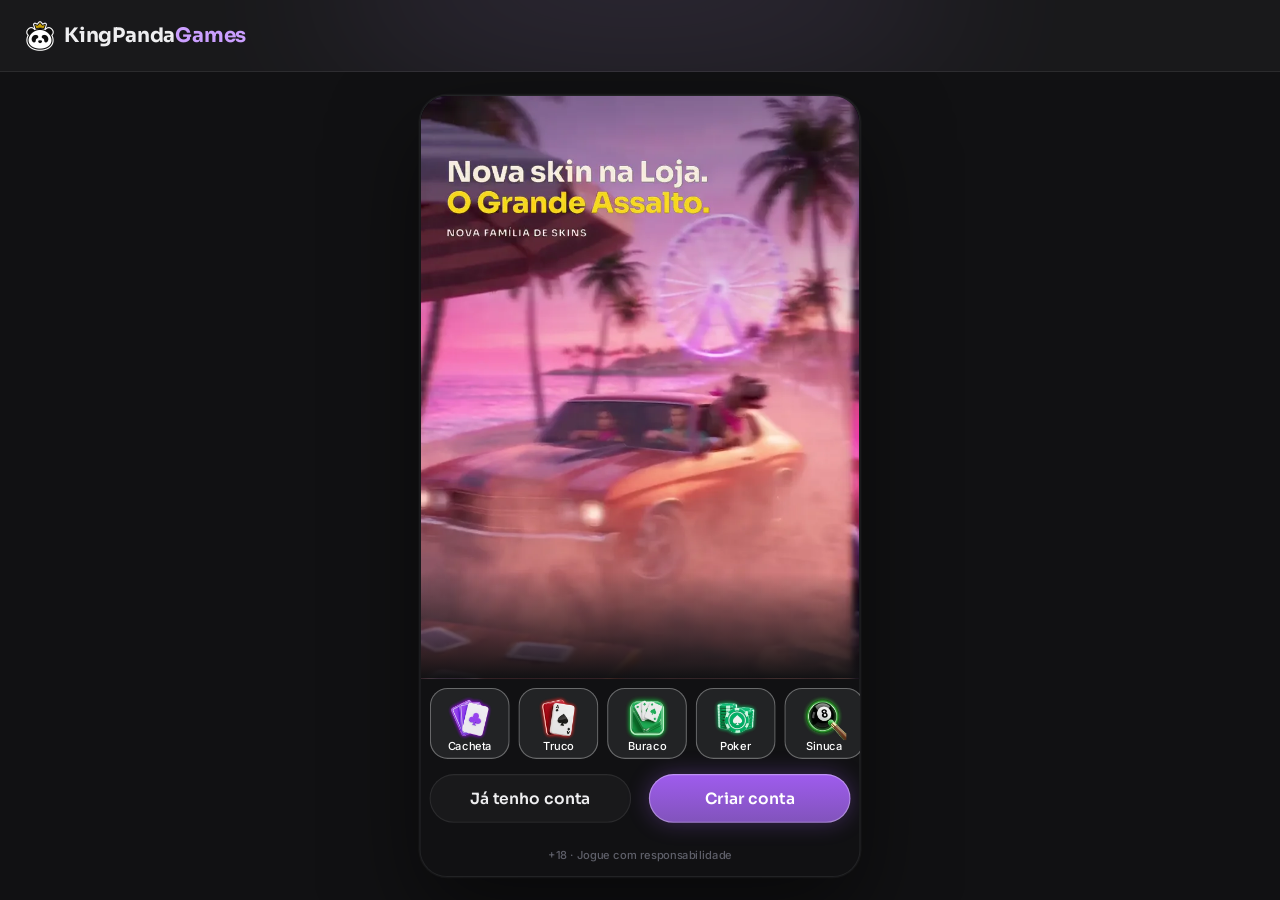
<file: index.html>
<!doctype html>
<html lang="pt-BR">
<head>
<meta charset="utf-8">
<meta name="viewport" content="width=device-width, initial-scale=1, viewport-fit=cover, user-scalable=no">
<meta name="robots" content="noindex, nofollow">
<meta name="theme-color" content="#141e2a">
<meta name="mobile-web-app-capable" content="yes">
<meta name="apple-mobile-web-app-capable" content="yes">
<meta name="apple-mobile-web-app-status-bar-style" content="black-translucent">
<title>KingPanda Games · protótipo</title>
<link rel="icon" href="assets/ui/logo_icon.webp">
<link rel="preconnect" href="https://fonts.googleapis.com">
<link rel="preconnect" href="https://fonts.gstatic.com" crossorigin>
<link rel="stylesheet" href="https://fonts.googleapis.com/css2?family=Inter:wght@400;500;600;700&family=Sora:wght@600;700;800&display=swap">
<link rel="stylesheet" href="css/tokens.css?v=kingpanda-11261813">
<link rel="stylesheet" href="css/ui.css?v=kingpanda-11261813">
<link rel="stylesheet" href="css/screens.css?v=kingpanda-11261813">
<link rel="stylesheet" href="css/game.css?v=kingpanda-11261813">
<link rel="stylesheet" href="css/desk.css?v=kingpanda-11261813">
<link rel="stylesheet" href="css/missoes.css?v=kingpanda-11261813">
</head>
<body>
<svg width="0" height="0" style="position:absolute" aria-hidden="true">
  <defs><clipPath id="hexclip" clipPathUnits="objectBoundingBox"><path id="hexpath" d=""/></clipPath></defs>
  <symbol id="s-E" viewBox="0 0 16 20"><path d="M8 0C5 4 0 7.5 0 11.5C0 14 2 16 4.5 16C5.7 16 6.8 15.5 7.5 14.7C7.3 16.6 6.5 18.3 5 20H11C9.5 18.3 8.7 16.6 8.5 14.7C9.2 15.5 10.3 16 11.5 16C14 16 16 14 16 11.5C16 7.5 11 4 8 0Z"/></symbol>
  <symbol id="s-C" viewBox="0 0 20 18.4"><path d="M10 18.35L8.55 17.03C3.4 12.36 0 9.28 0 5.5C0 2.420 2.42 0 5.5 0C7.24 0 8.91 0.81 10 2.09C11.09 0.81 12.76 0 14.5 0C17.58 0 20 2.42 20 5.5C20 9.28 16.6 12.36 11.45 17.04L10 18.35Z"/></symbol>
  <symbol id="s-O" viewBox="0 0 15 20"><path d="M7.5 0L15 10L7.5 20L0 10L7.5 0Z"/></symbol>
  <symbol id="s-P" viewBox="0 0 18 18.5"><path d="M9 0C11.3 0 13.2 1.9 13.2 4.2C13.2 5 13 5.7 12.6 6.3C13 6.2 13.4 6.1 13.8 6.1C16.1 6.1 18 8 18 10.3C18 12.6 16.1 14.5 13.8 14.5C12.5 14.5 11.3 13.9 10.5 12.9C10.7 14.9 11.6 16.8 13.1 18.5H4.9C6.4 16.8 7.3 14.9 7.5 12.9C6.7 13.9 5.5 14.5 4.2 14.5C1.9 14.5 0 12.6 0 10.3C0 8 1.9 6.1 4.2 6.1C4.6 6.1 5 6.2 5.4 6.3C5 5.7 4.8 5 4.8 4.2C4.8 1.9 6.7 0 9 0Z"/></symbol>
  <symbol id="i-copy" viewBox="0 0 448 512"><path d="M208 0H332.1c12.7 0 24.9 5.1 33.9 14.1l67.9 67.9c9 9 14.1 21.2 14.1 33.9V336c0 26.5-21.5 48-48 48H208c-26.5 0-48-21.5-48-48V48c0-26.5 21.5-48 48-48zM48 128h80v64H64V448H256V416h64v48c0 26.5-21.5 48-48 48H48c-26.5 0-48-21.5-48-48V176c0-26.5 21.5-48 48-48z"/></symbol>
  <symbol id="i-share" viewBox="0 0 448 512"><path d="M352 224c53 0 96-43 96-96s-43-96-96-96s-96 43-96 96c0 4 .2 8 .7 11.9l-94.1 47C145.4 170.2 121.9 160 96 160c-53 0-96 43-96 96s43 96 96 96c25.9 0 49.4-10.2 66.6-26.9l94.1 47c-.5 3.9-.7 7.8-.7 11.9c0 53 43 96 96 96s96-43 96-96s-43-96-96-96c-25.9 0-49.4 10.2-66.6 26.9l-94.1-47c.5-3.9 .7-7.8 .7-11.9s-.2-8-.7-11.9l94.1-47C302.6 213.8 326.1 224 352 224z"/></symbol>
  <symbol id="i-wa" viewBox="0 0 448 512"><path d="M380.9 97.1C339 55.1 283.2 32 223.9 32c-122.4 0-222 99.6-222 222 0 39.1 10.2 77.3 29.6 111L0 480l117.7-30.9c32.4 17.7 68.9 27 106.1 27h.1c122.3 0 224.1-99.6 224.1-222 0-59.3-25.2-115-67.1-157zm-157 341.6c-33.2 0-65.7-8.9-94-25.7l-6.7-4-69.8 18.3L72 359.2l-4.4-7c-18.5-29.4-28.2-63.3-28.2-98.2 0-101.7 82.8-184.5 184.6-184.5 49.3 0 95.6 19.2 130.4 54.1 34.8 34.9 56.2 81.2 56.1 130.5 0 101.8-84.9 184.6-186.6 184.6zm101.2-138.2c-5.5-2.8-32.8-16.2-37.9-18-5.1-1.9-8.8-2.8-12.5 2.8-3.7 5.6-14.3 18-17.6 21.8-3.2 3.7-6.5 4.2-12 1.4-32.6-16.3-54-29.1-75.5-66-5.7-9.8 5.7-9.1 16.3-30.3 1.8-3.7.9-6.9-.5-9.7-1.4-2.8-12.5-30.1-17.1-41.2-4.5-10.8-9.1-9.3-12.5-9.5-3.2-.2-6.9-.2-10.6-.2-3.7 0-9.7 1.4-14.8 6.9-5.1 5.6-19.4 19-19.4 46.3 0 27.3 19.9 53.7 22.6 57.4 2.8 3.7 39.1 59.7 94.8 83.8 35.2 15.2 49 16.5 66.6 13.9 10.7-1.6 32.8-13.4 37.4-26.4 4.6-13 4.6-24.1 3.2-26.4-1.3-2.5-5-3.9-10.5-6.6z"/></symbol>
  <symbol id="i-pen" viewBox="0 0 512 512"><path d="M362.7 19.3L314.3 67.7 444.3 197.7l48.4-48.4c25-25 25-65.5 0-90.5L453.3 19.3c-25-25-65.5-25-90.5 0zm-71 71L58.6 323.5c-10.4 10.4-18 23.3-22.2 37.4L1 481.2C-1.5 489.7 .8 498.8 7 505s15.3 8.5 23.7 6.1l120.3-35.4c14.1-4.2 27-11.8 37.4-22.2L421.7 220.3 291.7 90.3z"/></symbol>
  <symbol id="i-plus" viewBox="0 0 448 512"><path d="M256 80c0-17.7-14.3-32-32-32s-32 14.3-32 32v144H48c-17.7 0-32 14.3-32 32s14.3 32 32 32h144v144c0 17.7 14.3 32 32 32s32-14.3 32-32V288h144c17.7 0 32-14.3 32-32s-14.3-32-32-32H256V80z"/></symbol>
  <symbol id="i-chev-l" viewBox="0 0 320 512"><path d="M9.4 233.4c-12.5 12.5-12.5 32.8 0 45.3l192 192c12.5 12.5 32.8 12.5 45.3 0s12.5-32.8 0-45.3L77.3 256 246.6 86.6c12.5-12.5 12.5-32.8 0-45.3s-32.8-12.5-45.3 0l-192 192z"/></symbol>
  <symbol id="i-chev-r" viewBox="0 0 320 512"><path d="M310.6 233.4c12.5 12.5 12.5 32.8 0 45.3l-192 192c-12.5 12.5-32.8 12.5-45.3 0s-12.5-32.8 0-45.3L242.7 256 73.4 86.6c-12.5-12.5-12.5-32.8 0-45.3s32.8-12.5 45.3 0l192 192z"/></symbol>
  <symbol id="i-chev-l-light" viewBox="0 0 320 512"><path d="M20.7 267.3c-6.2-6.2-6.2-16.4 0-22.6l192-192c6.2-6.2 16.4-6.2 22.6 0s6.2 16.4 0 22.6L54.6 256 235.3 436.7c6.2 6.2 6.2 16.4 0 22.6s-16.4 6.2-22.6 0l-192-192z"/></symbol>
  <symbol id="i-chev-r-light" viewBox="0 0 320 512"><path d="M299.3 244.7c6.2 6.2 6.2 16.4 0 22.6l-192 192c-6.2 6.2-16.4 6.2-22.6 0s-6.2-16.4 0-22.6L265.4 256 84.7 75.3c-6.2-6.2-6.2-16.4 0-22.6s16.4-6.2 22.6 0l192 192z"/></symbol>
  <symbol id="i-x" viewBox="0 0 384 512"><path d="M324.5 411.1c6.2 6.2 16.4 6.2 22.6 0s6.2-16.4 0-22.6L214.6 256 347.1 123.5c6.2-6.2 6.2-16.4 0-22.6s-16.4-6.2-22.6 0L192 233.4 59.5 100.9c-6.2-6.2-16.4-6.2-22.6 0s-6.2 16.4 0 22.6L169.4 256 36.9 388.5c-6.2 6.2-6.2 16.4 0 22.6s16.4 6.2 22.6 0L192 278.6 324.5 411.1z"/></symbol>
  <symbol id="i-search" viewBox="0 0 512 512"><path d="M384 208A176 176 0 1 0 32 208a176 176 0 1 0 352 0zM343.3 366C307 397.2 259.7 416 208 416C93.1 416 0 322.9 0 208S93.1 0 208 0S416 93.1 416 208c0 51.7-18.8 99-50 135.3L507.3 484.7c6.2 6.2 6.2 16.4 0 22.6s-16.4 6.2-22.6 0L343.3 366z"/></symbol>
  <symbol id="i-check" viewBox="0 0 512 512"><path d="M256 512A256 256 0 1 0 256 0a256 256 0 1 0 0 512zM369 209L241 337c-9.4 9.4-24.6 9.4-33.9 0l-64-64c-9.4-9.4-9.4-24.6 0-33.9s24.6-9.4 33.9 0l47 47L335 175c9.4-9.4 24.6-9.4 33.9 0s9.4 24.6 0 33.9z"/></symbol>
  <symbol id="i-eye" viewBox="0 0 576 512"><path d="M288 32c-80.8 0-145.5 36.8-192.6 80.6C48.6 156 17.3 208 2.5 243.7c-3.3 7.9-3.3 16.7 0 24.6C17.3 304 48.6 356 95.4 399.4C142.5 443.2 207.2 480 288 480s145.5-36.8 192.6-80.6c46.8-43.5 78.1-95.4 93-131.1c3.3-7.9 3.3-16.7 0-24.6c-14.9-35.7-46.2-87.7-93-131.1C433.5 68.8 368.8 32 288 32zM144 256a144 144 0 1 1 288 0 144 144 0 1 1 -288 0zm144-64c0 35.3-28.7 64-64 64c-7.1 0-13.9-1.2-20.3-3.3c-5.5-1.8-11.9 1.6-11.7 7.4c.3 6.9 1.3 13.8 3.2 20.7c13.7 51.2 66.4 81.6 117.6 67.9s81.6-66.4 67.9-117.6c-11.1-41.5-47.8-69.4-88.6-71.1c-5.8-.2-9.2 6.1-7.4 11.7c2.1 6.4 3.3 13.2 3.3 20.3z"/></symbol>
  <symbol id="i-send" viewBox="0 0 512 512"><path d="M498.1 5.6c10.1 7 15.4 19.1 13.5 31.2l-64 416c-1.5 9.7-7.4 18.2-16 23s-18.9 5.4-28 1.6L284 427.7l-68.5 74.1c-8.9 9.7-22.9 12.9-35.2 8.1S160 493.2 160 480V396.4c0-4 1.5-7.8 4.2-10.7L331.8 202.8c5.8-6.3 5.6-16-.4-22s-15.7-6.4-22-.7L106 360.8 17.7 316.6C7.1 311.3 .3 300.7 0 288.9s5.9-22.8 16.1-28.7l448-256c10.7-6.1 23.9-5.5 34 1.4z"/></symbol>
  <symbol id="i-star" viewBox="0 0 576 512"><path d="M316.9 18C311.6 7 300.4 0 288.1 0s-23.4 7-28.8 18L195 150.3 51.4 171.5c-12 1.8-22 10.2-25.7 21.7s-.7 24.2 7.9 32.7L137.8 329 113.2 474.7c-2 12 3 24.2 12.9 31.3s23 8 33.8 2.3l128.3-68.5 128.3 68.5c10.8 5.7 23.9 4.9 33.8-2.3s14.9-19.3 12.9-31.3L438.5 329 542.7 225.9c8.6-8.5 11.7-21.2 7.9-32.7s-13.7-19.9-25.7-21.7L381.2 150.3 316.9 18z"/></symbol>
  <symbol id="i-star-o" viewBox="0 0 576 512"><path d="M287.9 0c9.2 0 17.6 5.2 21.6 13.5l68.6 141.3 153.2 22.6c9 1.3 16.5 7.6 19.3 16.3s.5 18.1-5.9 24.5L433.6 328.4l26.2 155.6c1.5 9-2.2 18.1-9.7 23.5s-17.3 6-25.3 1.7l-137-73.2L151 509.1c-8.1 4.3-17.9 3.7-25.3-1.7s-11.2-14.5-9.7-23.5l26.2-155.6L31.1 218.2c-6.5-6.4-8.7-15.9-5.9-24.5s10.3-14.9 19.3-16.3l153.2-22.6L266.3 13.5C270.4 5.2 278.7 0 287.9 0zm0 79L235.4 187.2c-3.5 7.1-10.2 12.1-18.1 13.3L99 217.9 184.9 303c5.5 5.5 8.1 13.3 6.8 21L171.4 443.7l105.2-56.2c7.1-3.8 15.6-3.7 22.6 0l105.2 56.2L384.2 324.1c-1.3-7.7 1.2-15.5 6.8-21l85.9-85.1L358.6 200.5c-7.8-1.2-14.6-6.1-18.1-13.3L287.9 79z"/></symbol>
</svg>

<!-- desktop (js/desk.js): header largo, menu e chat ao vivo em volta da coluna 9:16 -->
<header class="dkh" id="dkh"></header>
<aside class="dkl" id="dkl" aria-label="Menu"></aside>
<aside class="dkr" id="dkr" aria-label="Chat ao vivo"></aside>

<div class="stage-wrap"><div class="phone" id="phone">
  <div class="status" aria-hidden="true"><span>9:41</span><span class="island"></span>
    <span class="icons"><svg width="18" height="12" viewBox="0 0 18 12" fill="#fff"><rect x="0" y="8" width="3" height="4" rx="1"/><rect x="5" y="5.5" width="3" height="6.5" rx="1"/><rect x="10" y="3" width="3" height="9" rx="1"/><rect x="15" y="0" width="3" height="12" rx="1"/></svg><svg width="16" height="12" viewBox="0 0 16 12" fill="#fff"><path d="M8 2.2c2.3 0 4.4.9 6 2.4l1.1-1.1A10 10 0 0 0 8 .6 10 10 0 0 0 .9 3.5L2 4.6a8.4 8.4 0 0 1 6-2.4zm0 3.3c1.4 0 2.7.5 3.7 1.4l1.1-1.1A7 7 0 0 0 8 3.9a7 7 0 0 0-4.8 1.9l1.1 1.1c1-.9 2.3-1.4 3.7-1.4zm0 3.3c.6 0 1.1.2 1.5.6L8 11 6.5 9.4c.4-.4.9-.6 1.5-.6z"/></svg><svg width="27" height="13" viewBox="0 0 27 13" fill="none"><rect x=".5" y=".5" width="23" height="12" rx="3.5" stroke="#fff" opacity=".4"/><rect x="2" y="2" width="20" height="9" rx="2" fill="#fff"/><rect x="25" y="4.5" width="1.6" height="4" rx=".8" fill="#fff" opacity=".4"/></svg></span>
  </div>
  <div class="app" id="app">
    <!-- telas do app (renderizadas pelo js/screens.js) -->
    <section class="scr" id="view"></section>

    <!-- tela de jogo: os motores (js/games.js) desenham dentro dela -->
    <section class="scr game-scr" id="scr-game" hidden>
      <header class="hud" id="hud"></header>
      <div class="jogo" id="jogo"><div class="board" id="board"></div></div>
      <nav class="mnav" id="mnav">
        <button data-g="voltar"><span class="back"><svg><use href="#i-chev-l-light"/></svg></span><span>Voltar</span></button>
        <button data-g="chat"><img class="ic" src="assets/icons/chat.webp" alt=""><span>Chat</span></button>
        <button data-g="mesa"><img class="ic" src="assets/icons/friends.webp" alt=""><span>Mesa</span></button>
        <button data-g="voz"><img class="ic" id="micIco" src="assets/icons/microphone-off.webp" alt=""><span>Voz</span></button>
        <button data-g="ajustes"><img class="ic" src="assets/icons/gear.webp" alt=""><span>Ajustes</span></button>
      </nav>
    </section>

    <div class="toast" id="toast"><span class="hint-pill" id="toastTxt"></span></div>
    <div id="sheet"></div>
    <div id="overlay"></div>
  </div>
</div></div>

<script src="js/core.js?v=kingpanda-11261813"></script>
<script src="js/ui.js?v=kingpanda-11261813"></script>
<script src="js/screens.js?v=kingpanda-11261813"></script>
<script src="js/loja.js?v=kingpanda-11261813"></script>
<script src="js/social.js?v=kingpanda-11261813"></script>
<script src="js/torneios.js?v=kingpanda-11261813"></script>
<script src="js/sala.js?v=kingpanda-11261813"></script>
<script src="js/missoes.js?v=kingpanda-11261813"></script>
<script src="js/games.js?v=kingpanda-11261813"></script>
<script src="js/sinuca.js?v=kingpanda-11261813"></script>
<script src="js/desk.js?v=kingpanda-11261813"></script>
<script src="js/boot.js?v=kingpanda-11261813"></script>
</body>
</html>
</file>
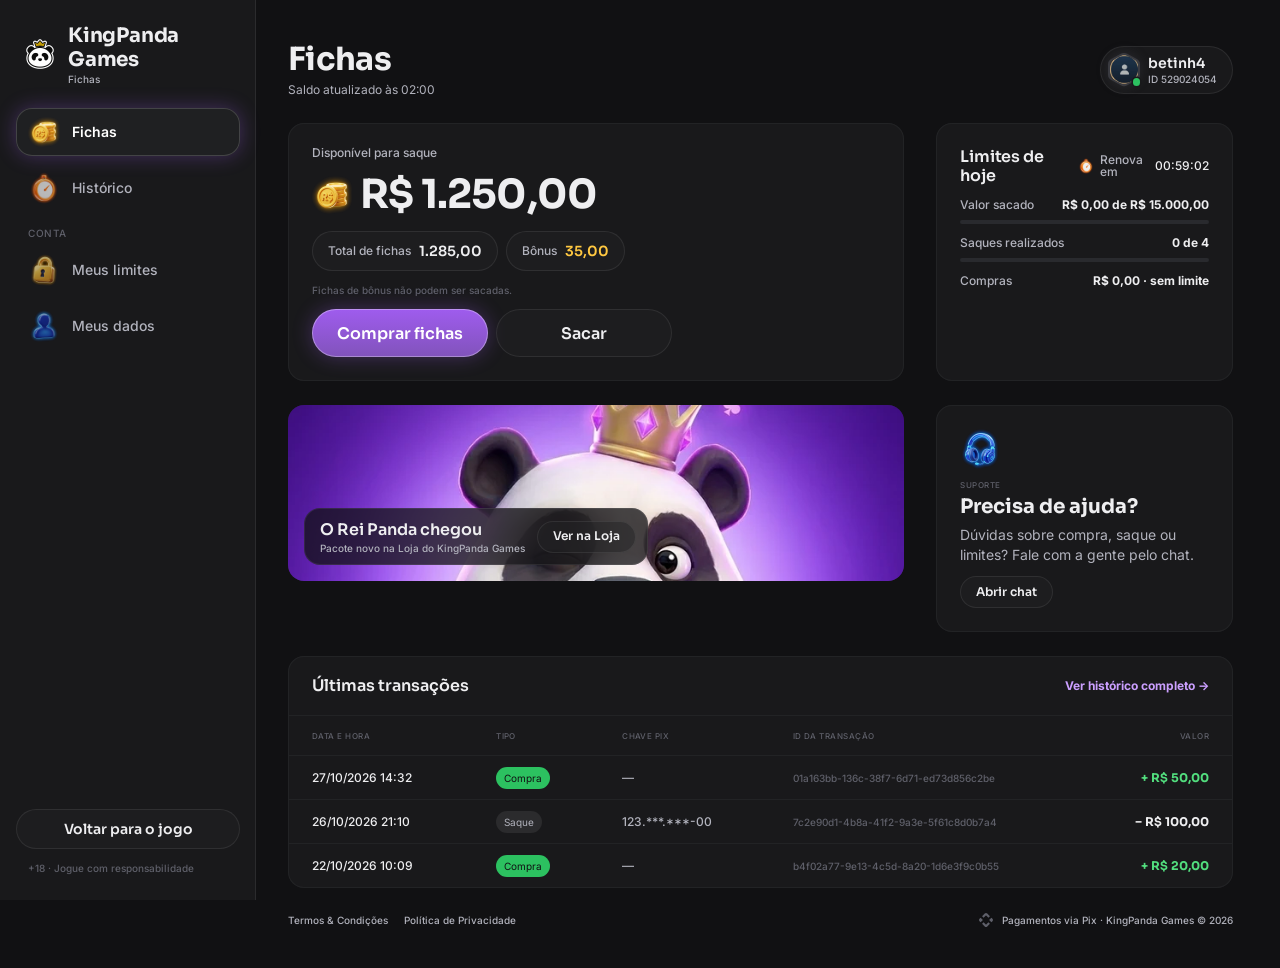
<file: fichas/index.html>
<!doctype html>
<html lang="pt-BR">
<head>
<meta charset="utf-8">
<meta name="viewport" content="width=device-width, initial-scale=1, viewport-fit=cover">
<meta name="robots" content="noindex, nofollow">
<meta name="theme-color" content="#111113">
<title>Fichas · KingPanda Games</title>
<link rel="icon" href="../assets/ui/logo_icon.webp">
<link rel="preconnect" href="https://fonts.googleapis.com">
<link rel="preconnect" href="https://fonts.gstatic.com" crossorigin>
<link rel="stylesheet" href="https://fonts.googleapis.com/css2?family=Inter:wght@400;500;600;700&family=Sora:wght@600;700;800&display=swap">
<link rel="stylesheet" href="../css/tokens.css?v=20261119a">
<link rel="stylesheet" href="../css/ui.css?v=20261119a">
<link rel="stylesheet" href="fichas.css?v=20261119a">
</head>
<body>
<svg width="0" height="0" style="position:absolute" aria-hidden="true">
  <defs><clipPath id="hexclip" clipPathUnits="objectBoundingBox"><path id="hexpath" d=""/></clipPath></defs>
  <symbol id="i-chev-l-light" viewBox="0 0 320 512"><path d="M20.7 267.3c-6.2-6.2-6.2-16.4 0-22.6l192-192c6.2-6.2 16.4-6.2 22.6 0s6.2 16.4 0 22.6L54.6 256 235.3 436.7c6.2 6.2 6.2 16.4 0 22.6s-16.4 6.2-22.6 0l-192-192z"/></symbol>
  <symbol id="i-x" viewBox="0 0 384 512"><path d="M324.5 411.1c6.2 6.2 16.4 6.2 22.6 0s6.2-16.4 0-22.6L214.6 256 347.1 123.5c6.2-6.2 6.2-16.4 0-22.6s-16.4-6.2-22.6 0L192 233.4 59.5 100.9c-6.2-6.2-16.4-6.2-22.6 0s-6.2 16.4 0 22.6L169.4 256 36.9 388.5c-6.2 6.2-6.2 16.4 0 22.6s16.4 6.2 22.6 0L192 278.6 324.5 411.1z"/></symbol>
  <symbol id="i-check" viewBox="0 0 448 512"><path d="M438.6 105.4c12.5 12.5 12.5 32.8 0 45.3l-256 256c-12.5 12.5-32.8 12.5-45.3 0l-128-128c-12.5-12.5-12.5-32.8 0-45.3s32.8-12.5 45.3 0L160 338.7 393.4 105.4c12.5-12.5 32.8-12.5 45.3 0z"/></symbol>
  <symbol id="i-copy" viewBox="0 0 448 512"><path d="M208 0H332.1c12.7 0 24.9 5.1 33.9 14.1l67.9 67.9c9 9 14.1 21.2 14.1 33.9V336c0 26.5-21.5 48-48 48H208c-26.5 0-48-21.5-48-48V48c0-26.5 21.5-48 48-48zM48 128h80v64H64V448H256V416h64v48c0 26.5-21.5 48-48 48H48c-26.5 0-48-21.5-48-48V176c0-26.5 21.5-48 48-48z"/></symbol>
  <symbol id="i-pix" viewBox="0 0 24 24"><path d="M6.1 6.3 10.1 2.3a2.7 2.7 0 0 1 3.8 0l4 4-2.3 2.3-2.9-2.9a1 1 0 0 0-1.4 0L8.4 8.6 6.1 6.3zm11.8 11.4-4 4a2.7 2.7 0 0 1-3.8 0l-4-4 2.3-2.3 2.9 2.9a1 1 0 0 0 1.4 0l2.9-2.9 2.3 2.3zM2.3 10.1l1.6-1.6L7.4 12l-3.5 3.5-1.6-1.6a2.7 2.7 0 0 1 0-3.8zm19.4 0a2.7 2.7 0 0 1 0 3.8l-1.6 1.6-3.5-3.5 3.5-3.5 1.6 1.6z"/></symbol>
</svg>

<div class="fx">
  <aside class="side" id="side" aria-label="Menu"></aside>
  <div class="main">
    <header class="mtop" id="mtop"></header>
    <main class="page" id="page"></main>
    <footer class="foot" id="foot"></footer>
  </div>
</div>
<div class="veil" id="veil" hidden><section class="drawer" id="drawer" role="dialog" aria-modal="true"></section></div>
<div class="toast" id="toast"><span class="hint-pill" id="toastTxt"></span></div>

<script src="fichas.js?v=20261119a"></script>
</body>
</html>
</file>
<file: css/tokens.css>
/* KingPanda Games · tokens do DS EstrelaGames (Rjx31bgpOt4m1U8DVKyWtd · modo KingPanda Games), valores resolvidos 1:1 */
:root{
  color-scheme: dark;
  /* background */
  --bg-default:#111113; --bg-subtle:#19191b; --bg-strong:#222325; --bg-raised:#292a2e; --bg-inset:#010101; --bg-highlight:#ffffff14; --bg-chrome:#19191b; --bg-divider:#292a2e; --bg-band:#00000052;
  --bga-default-50:#11111380; --bga-default-75:#111113bf; --bga-subtle-50:#19191b80; --bga-subtle-75:#19191bbf;
  --bga-strong-25:#22232540; --bga-strong-50:#22232580; --bga-strong-75:#222325bf;
  --bga-secondary-16:#cb9fff29; --bga-secondary-32:#cb9fff52; --bga-accent-12:#ffc8411f;
  /* border */
  --border-muted:#ffffff14; --border-default:#222325; --border-strong:#393a40; --border-focus:#9f5cee;
  --border-hl-top:#ffffff29; --border-gold-top:#e8d9ffe5; --border-gold-bottom:#9f5cee5c;
  /* text */
  --text-default:#eeeef0; --text-muted:#b2b3bd; --text-link:#cb9fff; --text-subtle:#5f606a; --text-disabled:#46484f;
  --text-brand:#cb9fff; --text-success:#52de7e; --text-error:#ff6b6e; --text-prize:#ffc841;
  --text-on-color:#ffffff; --text-on-color-muted:#ffffffd9; --text-on-color-subtle:#ffffffb2; --text-on-light:#111113;
  /* system */
  --sys-info:#ab69fc; --sys-success:#2cc160; --sys-success-strong:#8cf0a9; --sys-warning:#ffbe2e; --sys-error:#ef4452;
  --sysa-success-25:#2cc16040; --sysa-error-25:#ef445240; --sysa-info-25:#3b74f540;
  --notification-error:#ef4452;
  /* effects */
  --hl-subtle:#ffffff29; --hl:#ffffff52; --hl-strong:#ffffff7a;
  --shadow-faint:#0000001f; --shadow-subtle:#0000003d; --shadow:#00000066; --shadow-strong:#00000080;
  --glow-info:#9f5cee52; --glow-accent:#ffbe2e52; --glow-success:#52de7ea3; --glow-gold:#cb9fff52; --glow-blue:#cb9fff; --glow-red:#ff6b6e;
  /* surfaces */
  --surface-card-top:#19191b; --surface-card-bottom:#111113; --surface-elevated-top:#292a2e; --surface-elevated-bottom:#19191b;
  /* buttons */
  --btn-primary-top:#9f5cee; --btn-primary-bg:#8153bb; --btn-secondary-border:#ab69fc;
  --btn-disabled-top:#292a2e; --btn-disabled-bg:#292a2e; --btn-disabled-text:#46484f;
  /* tabs */
  --tab-default-text:#b2b3bd; --tab-container:#222325; --input-border:#222325;
  --tab-padrao:#9f5cee; --tab-padrao-tint:#9f5cee3d; --tab-rosa:#e93d82; --tab-rosa-tint:#e93d823d;
  /* games */
  --game-truco:#e5484d; --game-paulista:#3b74f5; --game-cacheta:#8752f2; --game-tranca:#2cc160; --game-buraco:#1f9a4a;
  --game-poker:#0fa968; --game-sinuca:#2fa35a; --game-todos:#ab69fc; --game-domino:#14b8a6; --game-dama:#f76b15; --game-xadrez:#5b6cff;
  --game-paulista-tint:#3b74f53d; --game-truco-tint:#e5484d3d; --game-cacheta-tint:#8752f23d; --game-buraco-tint:#1f9a4a3d; --game-poker-tint:#0fa9683d; --game-sinuca-tint:#2fa35a3d;
  /* crew */
  --crew-engenheiro:#4fb3ff; --crew-comandante:#f5c542; --crew-piloto:#ff5a36; --crew-navegador:#e86bff; --crew-explorador:#4dffb8;
  --crew-bar:#ff9f43; --crew-reis:#34d399; --crew-nobru:#3d8bff; --crew-inhui:#ff4fb0;
  /* famílias da página Skins (mesma cor da chamada do Truco) */
  --crew-laje:#ff7f50; --crew-portaria:#3ddc84; --crew-live:#b45cff; --crew-feira:#ffa62b; --crew-navalha:#ff4fb0; --crew-varzea:#5be37d; --crew-oficina:#3db8ff; --crew-posto:#ff3b4a; --crew-fliper:#a45cff; --crew-grau:#4fa3ff; --crew-palpite:#f2b233; --crew-assalto:#ff4fa3;
  /* stake / table */
  --stake-padrao-top:#503177; --stake-padrao-bottom:#2c1b43; --stake-iniciante-top:#1f9a4a; --stake-iniciante-bottom:#1f502c;
  --table-card-top:#1f5a4a; --table-card-bottom:#0f2e2a; --table-stake:#ffc841;
  --plus-bg:#52de7e; --plus-icon:#111113;
  --btn-success-top:#52de7e; --btn-success-bg:#1f9a4a; /* DS button-glass ☰ Type=Success (Comprar) */
  /* cards */
  --card-face:#ffffff; --card-border:#9ea2a4; --suit-red:#c72c3d; --suit-black:#141922; --back-top:#634090; --back-bottom:#392059;
  /* seat timer */
  --seat-timer-track:#ffffff1f; --seat-timer:#ab69fc;
  /* type */
  --f-display:"Sora", "Inter", system-ui, sans-serif;
  --f-ui:"Inter", system-ui, -apple-system, sans-serif;
  --f-call:"Industry", "Sora", sans-serif;
  /* marca · KingPanda Games (sobrescreve) */
  --back-top:#8153bb; --back-bottom:#392059; --btn-primary-text:#ffffff; --crew-nobru:#AB69FC; --crew-inhui:#AB69FC;
}
/* estilos de texto do DS */
.t-d3xl{font:700 64px/1.2 var(--f-display);letter-spacing:-.02em}
.t-d2xl{font:700 48px/1.2 var(--f-display);letter-spacing:-.02em}
.t-dxl{font:700 40px/1.2 var(--f-display);letter-spacing:-.02em}
.t-dl{font:700 32px/1.2 var(--f-display);letter-spacing:-.02em}
.t-dm{font:700 24px/1.2 var(--f-display);letter-spacing:-.01em}
.t-ds{font:700 20px/1.2 var(--f-display);letter-spacing:-.01em}
.t-dxs{font:600 16px/1.2 var(--f-display)}
.t-d2xs{font:600 14px/1.2 var(--f-display)}
.t-d3xs{font:600 12px/1.2 var(--f-display)}
.t-hm{font:700 20px/1.2 var(--f-ui)}
.t-ll{font:500 16px/1 var(--f-ui)} .t-lm{font:500 14px/1 var(--f-ui)} .t-ls{font:500 12px/1 var(--f-ui)} .t-lxs{font:500 10px/1 var(--f-ui)} .t-l2xs{font:500 8px/1 var(--f-ui)}
.t-link{font:700 12px/1.5 var(--f-ui)}
.t-p2xl{font:400 20px/1.5 var(--f-ui)} .t-pm{font:400 14px/1.5 var(--f-ui)} .t-ps{font:400 12px/1.5 var(--f-ui)}
</file>
<file: css/ui.css>
/* EstrelaGames · base + componentes do DS (Apple Gamer Style · Glass). Medidas 1:1 com o Figma (frame 375). */
*{box-sizing:border-box}
html,body{height:100%;margin:0}
body{background:#05080c;color:var(--text-default);font-family:var(--f-ui);-webkit-font-smoothing:antialiased;overflow:hidden;-webkit-text-size-adjust:100%}
button{font:inherit;color:inherit;border:0;background:none;padding:0;margin:0;cursor:pointer;-webkit-tap-highlight-color:transparent;text-align:inherit}
button:focus-visible,[role="button"]:focus-visible{outline:2px solid var(--border-focus);outline-offset:2px}
/* cards clicáveis são div[role=button]: o WebKit (iPhone) não estica os filhos de um <button> com flex */
[role="button"]{cursor:pointer;-webkit-tap-highlight-color:transparent;-webkit-user-select:none;user-select:none;outline:0}
input{font:inherit;color:inherit;border:0;background:none;outline:0;padding:0;margin:0;min-width:0}
img,video{display:block;max-width:100%;user-select:none;-webkit-user-drag:none}
video::-webkit-media-controls,video::-webkit-media-controls-start-playback-button,video::-webkit-media-controls-overlay-play-button{display:none!important;-webkit-appearance:none} /* sem botão de play: os vídeos são fundo */
svg{display:block}
[hidden]{display:none!important}
.ic{flex:none;object-fit:contain;pointer-events:none}

/* ---------- aparelho ---------- */
.stage-wrap{position:fixed;inset:0;display:flex;align-items:center;justify-content:center}
.phone{position:relative;width:375px;height:812px;background:var(--bg-subtle);overflow:hidden;border-radius:48px;box-shadow:0 0 0 10px #0c1016,0 0 0 11px #2a3340,0 40px 80px rgba(0,0,0,.6);transform-origin:center;display:flex;flex-direction:column}
.status{position:relative;flex:none;height:44px;display:flex;align-items:center;justify-content:space-between;padding:0 26px 0 32px;font:600 15px/1 var(--f-ui);background:var(--bg-subtle);z-index:60;pointer-events:none}
.status .island{position:absolute;left:50%;top:10px;width:118px;height:32px;margin-left:-59px;border-radius:20px;background:#000}
.status .icons{display:flex;gap:6px;align-items:center}
.app{position:relative;flex:1;min-height:0;overflow:hidden}
@media (max-width:520px){
  .phone{width:100vw;height:100vh;height:100dvh;border-radius:0;box-shadow:none;transform:none!important}
  .status{display:none}
  .app{padding-top:env(safe-area-inset-top,0px)}
}
.scr{position:absolute;inset:0;display:flex;flex-direction:column;background:var(--bg-subtle);overflow:hidden}
.app>.scr{top:env(safe-area-inset-top,0px)}
@media (min-width:521px){.app>.scr{top:0}}
.scroll{flex:1;min-height:0;overflow-y:auto;overflow-x:hidden;-webkit-overflow-scrolling:touch;scrollbar-width:none;overscroll-behavior:contain}
.scroll::-webkit-scrollbar,.hscroll::-webkit-scrollbar{display:none}
/* linha com rolagem lateral: sem clip, sangra até a borda da tela (regra Oct 26) */
.hscroll{display:flex;overflow-x:auto;overflow-y:visible;scrollbar-width:none;margin:0 -8px;padding:0 8px;scroll-padding:0 8px;-webkit-overflow-scrolling:touch}

/* ---------- ícones 3D ---------- */
.i16{width:16px;height:16px}.i20{width:20px;height:20px}.i24{width:24px;height:24px}.i28{width:28px;height:28px}.i32{width:32px;height:32px}.i36{width:36px;height:36px}.i40{width:40px;height:40px}.i48{width:48px;height:48px}

/* ---------- header-game (Mobile · Glass) ---------- */
.hdr{position:relative;flex:none;height:64px;display:flex;align-items:center;gap:4px;padding:8px 12px;background:var(--bg-subtle);overflow:hidden;z-index:20}
.hdr::before{content:"";position:absolute;left:48px;top:-70px;width:280px;height:140px;border-radius:50%;background:var(--glow-blue);filter:blur(60px);opacity:.15;pointer-events:none}
.hdr .side{position:relative;flex:1;min-width:0;display:flex;align-items:center;gap:4px}
.hdr .logo{width:24px;height:36px;display:grid;place-items:center;flex:none}
.hdr .logo img{width:25px;height:24px}
.cpill{flex:1;min-width:0;height:34px;display:flex;align-items:center;gap:2px;padding:4px;border-radius:999px;background:linear-gradient(90deg,#52de7e1a,#22232506),var(--bga-strong-50);box-shadow:inset 0 0 0 1px var(--border-muted);overflow:hidden}
.cpill.bonus{padding:4px 8px 4px 4px;background:linear-gradient(90deg,#22232506,#ffc8411a),var(--bga-strong-50)}
.cpill .ic{width:24px;height:24px}
.cpill .t{flex:1;min-width:0;display:flex;flex-direction:column;gap:2px;text-align:left}
.cpill .t small{font:500 8px/1 var(--f-ui);color:var(--text-muted)}
.cpill .t b{font:700 12px/10px var(--f-ui);color:var(--text-default);white-space:nowrap;overflow:hidden;text-overflow:ellipsis}
.cpill.bonus .t b{color:var(--text-prize)}
.cpill .plus{width:20px;height:20px;border-radius:10px;background:var(--plus-bg);display:grid;place-items:center;flex:none}
.cpill .plus svg{width:12px;height:12px;fill:var(--plus-icon)}
/* saldo com seta: abre o dropdown (DS header-game ◉ Expanded) */
.cpill .chev{width:20px;height:20px;display:grid;place-items:center;flex:none}
.cpill .chev svg{width:10px;height:10px;fill:var(--text-muted);transform:rotate(90deg);transition:transform .2s}
.cpill.open{box-shadow:inset 0 0 0 1px var(--border-strong)} .cpill.open .chev svg{transform:rotate(-90deg)}
.hdr .hbuy{flex:1;min-width:0}
/* dropdown do saldo (DS balance-panel) · celular: preso embaixo do header */
.baldrop{position:absolute;left:0;right:0;top:64px;bottom:0;z-index:45;background:var(--bga-default-75);animation:fade .15s both}
.balp{display:flex;flex-direction:column;gap:16px;max-height:100%;overflow:auto;padding:16px 16px 24px;background:var(--bg-subtle);border-radius:0 0 24px 24px;box-shadow:inset 0 -1px 0 var(--hl-subtle),0 16px 40px rgba(0,0,0,.4);animation:balIn .22s cubic-bezier(.2,.8,.2,1) both}
@keyframes balIn{from{transform:translateY(-12px);opacity:0}}
.balp .top{display:flex;justify-content:space-between;align-items:center}
.balp .top small{font:500 12px/1.2 var(--f-ui);color:var(--text-muted)}
.balp .tv{display:flex;align-items:center;gap:4px}
.balp .eye,.balp .x{display:grid;place-items:center;width:28px;height:28px}
.balp .eye svg{width:20px;height:20px;fill:var(--text-muted)}
.balp .x svg{width:12px;height:12px;fill:var(--text-muted);transform:rotate(-90deg)}
.balp .rows{display:flex;flex-direction:column;gap:12px}
.balp .kv{display:flex;justify-content:space-between;gap:12px;font:400 14px/1.4 var(--f-ui);color:var(--text-muted)}
.balp .kv b{font-weight:400;color:var(--text-default);font-variant-numeric:tabular-nums;text-align:right}
.balp hr{border:0;height:1px;background:var(--border-muted);margin:0}
.balp .acts{display:flex;gap:12px} .balp .acts .btn{flex:1}
/* Bônus Fidelidade (DS _loyalty-bonus): Resgatar quando tem valor · Juntando com a seta que abre as regras */
.fid{display:flex;flex-direction:column;gap:12px;padding:8px 12px 8px 8px;border-radius:24px;background:var(--bga-strong-50);box-shadow:inset 0 0 0 1px var(--border-muted)}
.fid.ready{flex-direction:row;align-items:center;gap:8px}
.fid .ic{width:28px;height:28px;flex:none}
.fid .t{flex:1;min-width:0;display:flex;flex-direction:column;gap:2px;text-align:left}
.fid .t b{font:400 14px/1.3 var(--f-ui);color:var(--text-default)}
.fid .t small{font:500 10px/1.2 var(--f-ui);color:var(--text-muted)}
.fid .v{font:400 14px/1 var(--f-ui);font-variant-numeric:tabular-nums}
.fid .row{display:flex;align-items:center;gap:8px;width:100%}
.fid .chev{width:20px;height:20px;display:grid;place-items:center;flex:none}
.fid .chev svg{width:10px;height:10px;fill:var(--text-muted);transform:rotate(90deg);transition:transform .2s}
.fid.open{border-radius:16px;padding:8px 12px 12px 8px} .fid.open .chev svg{transform:rotate(-90deg)}
.fid .more{display:flex;flex-direction:column;gap:12px}
.fid .wk{display:flex;flex-direction:column;gap:4px;padding:12px;border-radius:12px;background:var(--bga-default-50);box-shadow:inset 0 0 0 1px var(--border-muted)}
.fid .wk small{font:500 12px/1.2 var(--f-ui);color:var(--text-muted)}
.fid .wk b{font:700 20px/1.2 var(--f-display);color:var(--text-prize);font-variant-numeric:tabular-nums}
.fid p{margin:0;font:400 12px/1.5 var(--f-ui);color:var(--text-muted)}
.fid .kv{font-size:12px}
.hbell{position:relative;width:36px;height:36px;border-radius:18px;background:var(--bga-strong-50);box-shadow:inset 0 0 0 1px var(--border-muted);display:grid;place-items:center;flex:none}
.hbell .ic{width:28px;height:28px}
.hbell i{position:absolute;left:28px;top:0;width:8px;height:8px;border-radius:50%;background:var(--notification-error)}
.hbell i[hidden]{display:none}

/* ---------- header-avatar (hexágono com borda da tripulação) ---------- */
.hav{position:relative;display:inline-block;flex:none;width:var(--w,44px);height:var(--h,48px)}
.hav .gl{position:absolute;left:-4.5%;top:0;width:109%;aspect-ratio:1;border-radius:50%;background:var(--cc);filter:blur(calc(var(--w,44px) * .16));opacity:.45;pointer-events:none}
.hav .hx{position:absolute;inset:0;-webkit-clip-path:url(#hexclip);clip-path:url(#hexclip);background:var(--cc)}
.hav .hx img{position:absolute;inset:2px;width:calc(100% - 4px);height:calc(100% - 4px);object-fit:cover;object-position:center top;-webkit-clip-path:url(#hexclip);clip-path:url(#hexclip);background:var(--bg-raised)}
.hav .on{position:absolute;left:77%;top:75%;width:23%;aspect-ratio:1;border-radius:50%;background:var(--sys-success);box-shadow:0 0 0 1.5px var(--bg-subtle)}
.hav.xs{--w:24px;--h:26px}.hav.s{--w:32px;--h:35px}.hav.m{--w:44px;--h:48px}.hav.l{--w:56px;--h:60px}
.hav.xs .hx img,.hav.s .hx img{inset:1.5px;width:calc(100% - 3px);height:calc(100% - 3px)}
.hav.empty{height:var(--w)}
.hav.empty .av0{position:absolute;inset:4.5%;width:91%;height:91%}
.hav.empty .add{position:absolute;left:63.6%;top:63.6%;width:27.3%;height:27.3%;border-radius:50%;background:var(--plus-bg);box-shadow:0 0 0 1.2px var(--bg-subtle);display:grid;place-items:center}
.hav.empty .add svg{width:58%;height:58%;fill:var(--plus-icon)}

/* ---------- avatar circular (avatar-estrela-games) ---------- */
.av{position:relative;display:inline-block;vertical-align:middle;flex:none;width:var(--s,48px);height:var(--s,48px);border-radius:50%;background:linear-gradient(180deg,var(--surface-elevated-top),var(--surface-elevated-bottom));box-shadow:inset 0 0 0 var(--bw,2px) #ffffff29}
.av img{position:absolute;inset:var(--bw,2px);width:calc(100% - 2*var(--bw,2px));height:calc(100% - 2*var(--bw,2px));border-radius:50%;object-fit:cover;object-position:center top}
.av.s{--s:32px;--bw:1px}.av.m{--s:48px;--bw:2px}.av.l{--s:80px;--bw:3px}.av.xl{--s:120px;--bw:4px}
.av .lvl{position:absolute;left:50%;bottom:-4px;transform:translateX(-50%);padding:1px 6px;border-radius:999px;background:var(--bg-raised);box-shadow:0 0 0 2px var(--bg-default);font:600 12px/14px var(--f-display);white-space:nowrap}
.av.empty .ph{position:absolute;inset:25%;width:50%;height:50%;fill:#ffffff52}
.av .addb{position:absolute;left:63.3%;top:63.3%;width:36.7%;height:36.7%;border-radius:50%;background:var(--plus-bg);display:grid;place-items:center;box-shadow:0 0 0 3px var(--bg-subtle)}
.av .addb svg{width:50%;height:50%;fill:#fff}

/* ---------- navbar-glass ---------- */
.nav{position:absolute;left:16px;right:16px;bottom:calc(12px + env(safe-area-inset-bottom,0px));height:64px;display:flex;align-items:stretch;padding:4px;border-radius:24px;background:var(--bga-strong-75);box-shadow:inset 0 0 0 1px var(--border-muted);-webkit-backdrop-filter:blur(24px);backdrop-filter:blur(24px);z-index:30}
.nav>button{position:relative;flex:1;min-width:0;display:flex;flex-direction:column;align-items:center;justify-content:center;border-radius:20px}
.nav>button .ic{width:32px;height:32px;opacity:.75}
.nav>button>span{font:500 10px/1 var(--f-ui);color:var(--text-subtle);white-space:nowrap}
.nav>button.on{flex:none;width:104px;justify-content:flex-end;gap:2px;padding-bottom:6px;background:var(--bga-secondary-16);box-shadow:inset 0 0 0 1px var(--hl-subtle),0 0 20px var(--glow-info)}
.nav>button.on .ic{position:absolute;left:28px;top:-14px;width:48px;height:48px;opacity:1}
.nav>button.on .lr{width:100%;display:flex;align-items:center;justify-content:space-between;padding:0 8px}
.nav>button.on .lr span{font:500 10px/1 var(--f-ui);color:var(--text-on-color)}
.nav .lr i{width:16px;height:16px;display:grid;place-items:center}
.nav .lr svg{width:10px;height:16px;fill:var(--text-on-color)}

/* ---------- game-block ---------- */
.gb{position:relative;flex:none;width:72px;height:64px;border-radius:16px;display:flex;flex-direction:column;align-items:center;justify-content:center;padding:4px 0;background:var(--tab-container);box-shadow:inset 0 0 0 1px var(--hl);font:500 10px/1 var(--f-ui);color:var(--text-on-color);white-space:nowrap}
.gb .ic{width:40px;height:40px}
.gb.on{justify-content:flex-end;padding:0 0 6px;background:var(--gc);box-shadow:0 4px 12px var(--gs,transparent)}
.gb.on .ic{position:absolute;left:50%;top:-12px;width:60px;height:60px;margin-left:-30px}
.gb .lk{position:absolute;right:4px;top:4px;width:14px;height:14px;opacity:.8}
.gb.on .lk{display:none}
.games-row{gap:8px;padding-top:12px;margin-top:-12px}
.games-row .gb{width:72px}

/* ---------- tabs ---------- */
.tabs{display:flex;gap:2px;height:44px;padding:4px;border-radius:12px;background:var(--bg-raised);box-shadow:inset 0 0 0 1px var(--input-border)}
.tabs>button{position:relative;flex:1;min-width:0;height:34px;border-radius:8px;display:flex;align-items:center;justify-content:center;padding:8px 16px;font:500 12px/1 var(--f-ui);color:var(--tab-default-text);white-space:nowrap}
.tabs>button.on{background:var(--tc-tint);font:700 12px/18px var(--f-ui);color:var(--text-default)}
.tabs>button.on::after{content:"";position:absolute;left:50%;bottom:0;width:24px;height:3px;margin-left:-12px;border-radius:2px;background:var(--tc);box-shadow:0 0 8px var(--tc)}
.tabs>button .lk{font:500 9px/1 var(--f-ui);margin-left:4px;opacity:.7}
.tabs{--tc:var(--tab-padrao);--tc-tint:var(--tab-padrao-tint)}
.tabs.t-azul{--tc:var(--game-paulista);--tc-tint:var(--game-paulista-tint)}
.tabs.t-vermelha{--tc:var(--game-truco);--tc-tint:var(--game-truco-tint)}
.tabs.t-roxa{--tc:var(--game-cacheta);--tc-tint:var(--game-cacheta-tint)}
.tabs.t-verde{--tc:var(--game-buraco);--tc-tint:var(--game-buraco-tint)}
.tabs.t-rosa{--tc:var(--tab-rosa);--tc-tint:var(--tab-rosa-tint)}

/* ---------- button-glass ---------- */
.btn{display:inline-flex;align-items:center;justify-content:center;gap:8px;white-space:nowrap;transition:transform .12s,filter .12s;flex:none}
.btn:active{transform:scale(.97)}
.btn.l{height:48px;padding:0 24px;border-radius:24px;font:600 16px/1.2 var(--f-display)}
.btn.m{height:40px;padding:0 20px;border-radius:20px;font:600 14px/1.2 var(--f-display)}
.btn.s{height:32px;padding:0 16px;border-radius:16px;font:600 12px/1.2 var(--f-display)}
.btn.xl{height:56px;padding:0 24px;border-radius:28px;font:600 16px/1.2 var(--f-display)}
.btn.m44{height:44px;border-radius:22px}
.btn.pri{background:linear-gradient(180deg,var(--btn-primary-top),var(--btn-primary-bg));box-shadow:inset 0 0 0 1px var(--hl),0 0 20px var(--glow-info);color:var(--btn-primary-text)}
.btn.sec{background:var(--bga-strong-50);box-shadow:inset 0 0 0 1px var(--border-muted);color:var(--text-default)}
.btn.ok{background:linear-gradient(180deg,var(--btn-success-top),var(--btn-success-bg));box-shadow:inset 0 0 0 1px var(--hl),0 0 20px var(--glow-success);color:#fff}
.btn:disabled,.btn.dis{background:var(--btn-disabled-bg);box-shadow:none;color:var(--btn-disabled-text);pointer-events:none}
.btn.danger-txt{background:none;box-shadow:none;color:var(--text-error);font:500 14px/1 var(--f-ui)}
.btn.fill{flex:1;min-width:0}
.btn.wide{width:100%}
.btn .ic{width:20px;height:20px}

/* ---------- button-icon ---------- */
.bicon{width:40px;height:40px;border-radius:20px;display:grid;place-items:center;flex:none;background:var(--bga-strong-50);box-shadow:inset 0 0 0 1px var(--border-muted)}
.bicon .ic{width:24px;height:24px}
.bicon.s{width:32px;height:32px;border-radius:16px}.bicon.s .ic{width:20px;height:20px}
.bicon svg{width:14px;height:14px;fill:var(--text-default)}
.bicon.s28{width:28px;height:28px;border-radius:14px}.bicon.s28 svg{width:16px;height:16px}

/* ---------- tag ---------- */
.tag{display:inline-flex;align-items:center;gap:4px;padding:2px 8px;border-radius:999px;font:400 12px/18px var(--f-ui);white-space:nowrap;flex:none}
.tag.neutral{background:#ffffff14;color:var(--text-muted)}
.tag.gold{padding:3px 8px;background:#cb9fff29;color:#fff;box-shadow:inset 0 0 0 1px #e8d9ff8c}
.tag.success{background:var(--sys-success);color:var(--bg-default)}
.tag.danger{background:var(--sys-error);color:var(--text-default)}
.tag.info{background:var(--sys-info);color:var(--text-default)}
.tag.live{background:var(--sys-error);color:var(--text-default)}
.tag.beginner{background:var(--game-buraco);color:var(--text-default)}

/* ---------- section-title ---------- */
.stitle{display:flex;align-items:center;justify-content:space-between;gap:16px}
.stitle .tx{flex:1;min-width:0;display:flex;flex-direction:column;gap:2px}
.stitle b{font:700 20px/1.2 var(--f-display);letter-spacing:-.01em}
.stitle small{font:500 12px/1 var(--f-ui);color:var(--text-muted)}
.trow{display:flex;align-items:center;justify-content:space-between;gap:8px}
.trow b{font:600 14px/1.2 var(--f-display)}
.trow small{font:500 10px/1 var(--f-ui);color:var(--text-subtle)}

/* ---------- page-top ---------- */
.ptop{flex:none;display:flex;align-items:center;justify-content:space-between;gap:8px;padding:8px;min-height:45px}
.ptop .l{display:flex;align-items:center;gap:8px;min-width:0}
.ptop .back{width:28px;height:28px;border-radius:14px;display:grid;place-items:center;background:var(--bga-strong-50);box-shadow:inset 0 0 0 1px var(--border-muted);flex:none}
.ptop .back svg{width:10px;height:16px;fill:var(--text-default)}
.ptop .tx{display:flex;flex-direction:column;min-width:0}
.ptop .tx b{font:600 16px/1.2 var(--f-display);white-space:nowrap;overflow:hidden;text-overflow:ellipsis}
.ptop .tx small{display:flex;align-items:center;gap:4px;font:500 10px/1 var(--f-ui);color:var(--text-muted)}
.ptop .tx small i{width:6px;height:6px;border-radius:50%;background:var(--sys-success)}

/* ---------- input-search / input ---------- */
.search{display:flex;align-items:center;gap:8px;height:40px;padding:0 16px 0 12px;border-radius:20px;background:var(--bga-strong-50);box-shadow:inset 0 0 0 1px var(--border-muted)}
.search svg{width:16px;height:16px;fill:var(--text-muted);flex:none}
.search input{flex:1;font:500 12px/1 var(--f-ui);color:var(--text-default)}
.search input::placeholder{color:var(--text-muted)}
.field{display:flex;flex-direction:column;gap:8px}
.field>label{font:500 14px/1 var(--f-ui);color:var(--text-default)}
.field .box{display:flex;align-items:center;gap:8px;height:40px;padding:8px 12px;border-radius:12px;background:var(--bga-strong-50);box-shadow:inset 0 0 0 1px var(--border-muted)}
.field .box:focus-within{box-shadow:inset 0 0 0 1px var(--border-focus)}
.field .box input{flex:1;font:400 14px/1.5 var(--f-ui);color:var(--text-default)}
.field .box input::placeholder{color:var(--text-disabled)}
.field .box button svg{width:20px;height:20px;fill:var(--text-muted)}

/* ---------- otp ---------- */
.otp{display:flex;gap:8px;justify-content:center}
.otp .bx{width:48px;height:56px;border-radius:12px;background:#ffffff14;display:grid;place-items:center;font:700 24px/1.2 var(--f-display);color:var(--text-default);box-shadow:inset 0 0 0 1px var(--border-muted)}
.otp .bx.act{background:#ffffff1f;box-shadow:inset 0 0 0 2px var(--border-focus),0 0 12px var(--glow-info)}
.otp .bx.act::after{content:"";width:2px;height:24px;background:var(--border-focus);animation:blink 1s steps(1) infinite}
@keyframes blink{50%{opacity:0}}
.otp-in{position:absolute;opacity:0;pointer-events:none;width:1px;height:1px}

/* ---------- progress ---------- */
.prog{height:4px;border-radius:999px;background:#ffffff1f;overflow:hidden;flex:1}
.prog i{display:block;height:100%;border-radius:inherit;background:var(--tab-padrao);transition:width .3s}

/* ---------- stake-pill ---------- */
.stakes{position:relative;height:128px;overflow:hidden;margin:0 -8px}
.stakes .track{position:absolute;top:8px;left:50%;transform:translateX(-50%);display:flex;align-items:center;gap:8px;height:112px}
.sp{position:relative;flex:none;display:flex;flex-direction:column;border-radius:16px;padding:4px 4px 0;background:linear-gradient(180deg,var(--surface-elevated-top),var(--surface-card-bottom));box-shadow:inset 0 0 0 1px #ffffff29,0 16px 40px var(--shadow);transition:width .25s,height .25s}
.sp .st{position:relative;flex:1;align-self:stretch;border-radius:12px;display:flex;flex-direction:column;align-items:center;justify-content:center;gap:4px;background:linear-gradient(180deg,var(--stake-padrao-top),var(--stake-padrao-bottom));box-shadow:inset 0 0 0 1px var(--hl-subtle),inset 0 2px 8px var(--shadow)}
.sp .v{display:flex;align-items:center;gap:4px;font:600 14px/1.2 var(--f-display);white-space:nowrap}
.sp .v .ic{width:14px;height:14px}
.sp .q{position:absolute;top:4px;right:4px;display:flex;align-items:center;gap:3px;padding:2px 5px;border-radius:8px;background:var(--bga-strong-50);font:500 8px/1 var(--f-ui);white-space:nowrap}
.sp .q::before{content:"";width:5px;height:5px;border-radius:50%;background:var(--sys-success)}
.sp .tg{padding:2px 6px;border-radius:6px;background:var(--bga-strong-50);font:500 8px/1 var(--f-ui);color:var(--text-success)}
.sp .ft{flex:none;display:flex;align-items:center;justify-content:center;gap:3px;padding:4px 0 5px;white-space:nowrap}
.sp .ft small{font:500 8px/1 var(--f-ui);color:var(--text-muted)}
.sp .ft b{font:500 8px/1 var(--f-ui)}
.sp.ini .st{background:linear-gradient(180deg,var(--stake-iniciante-top),var(--stake-iniciante-bottom))}
.sp.S{width:68px;height:68px;padding:4px}
.sp.S .q,.sp.S .ft,.sp.S .tg{display:none}
.sp.M{width:88px;height:88px}
.sp.M .v{font:600 16px/1.2 var(--f-display)} .sp.M .v .ic{width:18px;height:18px}
.sp.L{width:112px;height:112px}
.sp.L .v{font:700 20px/1.2 var(--f-display);letter-spacing:-.01em} .sp.L .v .ic{width:24px;height:24px}
.sp.L .ft b{font:500 10px/1 var(--f-ui)}
.sp.on{box-shadow:inset 0 0 0 2px var(--btn-secondary-border),0 0 20px var(--glow-info)}
.sp.on .st{background:linear-gradient(180deg,var(--btn-primary-top),var(--btn-primary-bg))}
.sp.on.ini .st{background:linear-gradient(180deg,var(--stake-iniciante-top),var(--stake-iniciante-bottom))}
.stake-grid{display:grid;grid-template-columns:repeat(3,minmax(0,1fr));gap:12px}
.stake-grid .sp{width:auto;height:88px}

/* ---------- table-glass (mesa aberta) ---------- */
.tg-row{display:grid;grid-template-columns:repeat(2,minmax(0,1fr));gap:16px 8px}
.tgl{position:relative;height:92px;border-radius:46px;padding:4px;display:flex;background:linear-gradient(180deg,var(--surface-elevated-top),var(--surface-card-bottom));box-shadow:inset 0 0 0 1px #ffffff29,0 16px 40px var(--shadow);text-align:left}
.tgl .felt{flex:1;align-self:stretch;min-width:0;display:flex;align-items:center;padding:10px 12px 6px 70px;border-radius:41px;background:linear-gradient(180deg,var(--table-card-top),var(--table-card-bottom));box-shadow:inset 0 0 0 1px var(--hl-subtle),inset 0 2px 8px var(--shadow)}
.tgl .vals{display:flex;flex-direction:column;gap:4px;min-width:0}
.tgl .vals b{font:600 14px/1.2 var(--f-display);color:var(--table-stake);white-space:nowrap}
.tgl .vals small{font:500 10px/1 var(--f-ui);color:#ffffffb2;white-space:nowrap}
.tgl .seats{display:flex;align-items:center;gap:2px;height:20px}
.tgl .seats .pl{display:flex}
.tgl .seats .pl span{width:20px;height:20px;border-radius:10px;overflow:hidden;background:var(--cc);margin-right:-6px;box-shadow:0 0 0 1px var(--table-card-bottom)}
.tgl .seats .pl span img{width:100%;height:100%;object-fit:cover;object-position:center top}
.tgl .seats em{font:600 12px/14px var(--f-display);font-style:normal;margin-left:8px}
.tgl .tab{position:absolute;left:50%;top:-8px;transform:translateX(-50%);padding:2px 8px;border-radius:8px;background:var(--surface-elevated-top);box-shadow:inset 0 0 0 1px var(--border-muted);font:500 10px/12px var(--f-ui);color:var(--text-subtle);white-space:nowrap}
.tgl .deck{position:absolute;left:14px;top:25px;width:52px;height:52px}
.tgl.locked .felt>*{opacity:.55}
.tgl.pool{border-radius:16px}
.tgl.pool .felt{border-radius:12px;position:relative;overflow:hidden;background:linear-gradient(180deg,#2fa35a,#145c32)}
.tgl.pool .felt::before{content:"";position:absolute;left:30%;top:0;bottom:0;border-left:1px solid #ffffff29}
.tgl.pool .pk{position:absolute;width:10px;height:10px;border-radius:50%;background:#000000b2;box-shadow:inset 0 0 0 1px #ffffff1f}

/* ---------- action-tile ---------- */
.atile{width:80px;height:64px;border-radius:16px;display:flex;flex-direction:column;align-items:center;justify-content:center;background:var(--bga-strong-50);box-shadow:inset 0 0 0 1px var(--border-muted);font:600 14px/1.2 var(--f-display);flex:none}
.atile .ic{width:28px;height:28px}

/* ---------- bottom sheet (sheet glass) ---------- */
.veil{position:absolute;inset:0;z-index:50;background:var(--bga-default-75);display:flex;align-items:flex-end;animation:fade .2s both}
.bsheet{position:relative;width:100%;max-height:calc(100% - 24px);display:flex;flex-direction:column;align-items:stretch;gap:12px;padding:8px 12px calc(24px + env(safe-area-inset-bottom,0px));border-radius:24px 24px 0 0;background:var(--bg-subtle);box-shadow:inset 0 1px 0 var(--hl-subtle),0 16px 40px var(--shadow);animation:up .28s cubic-bezier(.2,.9,.3,1) both;overflow:hidden}
.bsheet.g16{gap:16px}
.bsheet .handle{width:36px;height:4px;border-radius:2px;background:var(--border-muted);align-self:center;flex:none}
.bsheet .scroll{margin:0 -12px;padding:0 12px}
.sh-h{display:flex;align-items:center;gap:12px;flex:none}
.sh-h>.ic{width:36px;height:36px}
.sh-h .tx{flex:1;min-width:0;display:flex;flex-direction:column;gap:2px}
.sh-h .tx b{font:600 16px/1.2 var(--f-display)}
.sh-h .tx small{font:500 10px/1.2 var(--f-ui);color:var(--text-subtle)}
.sh-h .tx small.ok{display:flex;align-items:center;gap:6px;color:var(--sys-success)}
.sh-h .tx small.ok::before{content:"";width:8px;height:8px;border-radius:50%;background:var(--sys-success)}
.xbtn{width:32px;height:32px;border-radius:16px;display:grid;place-items:center;background:var(--bga-strong-50);box-shadow:inset 0 0 0 1px var(--border-muted);flex:none}
.xbtn svg{width:14px;height:14px;fill:var(--text-default)}
@keyframes up{from{transform:translateY(100%)}to{transform:none}}
@keyframes fade{from{opacity:0}}
@keyframes pop{from{transform:scale(.3);opacity:0}}

/* ---------- hint (pílula) / toast ---------- */
.hint-pill{display:inline-flex;align-items:center;gap:4px;padding:4px 12px;border-radius:999px;background:var(--bga-strong-75);box-shadow:inset 0 0 0 1px var(--hl-subtle);font:500 10px/1.2 var(--f-ui);color:var(--text-default);white-space:nowrap;-webkit-backdrop-filter:blur(12px);backdrop-filter:blur(12px)}
.toast{position:absolute;left:50%;top:72px;transform:translate(-50%,-8px);opacity:0;transition:opacity .2s,transform .2s;z-index:90;pointer-events:none;max-width:calc(100% - 32px)}
.toast .hint-pill{font-size:11px;padding:6px 14px;white-space:normal;text-align:center}
.toast.show{opacity:1;transform:translate(-50%,0)}

/* ---------- list / cells ---------- */
.cell{display:flex;flex-direction:column;gap:2px;padding:8px;border-radius:12px;background:var(--bga-strong-50);box-shadow:inset 0 0 0 1px var(--border-muted);min-width:0;flex:1}
.cell small{font:500 10px/1 var(--f-ui);color:var(--text-subtle)}
.cell b{font:600 14px/1.2 var(--f-display);white-space:nowrap}
.card-raised{border-radius:16px;background:var(--bg-raised)}
.muted{color:var(--text-muted)}.subtle{color:var(--text-subtle)}.prize{color:var(--text-prize)}.ok{color:var(--text-success)}.err{color:var(--text-error)}

@media (prefers-reduced-motion: reduce){*,*::before,*::after{animation-duration:.01ms!important;animation-iteration-count:1!important;transition-duration:.01ms!important}}
</file>
<file: css/screens.css>
/* EstrelaGames · layout das telas (frames do Figma · arquivo WkFIFdpiEMFdsQUZqbs5JA) */

/* ---------- Onboarding · M01 Boas-vindas ---------- */
.ob1{background:var(--bg-default)}
.ob1 .hero{position:relative;flex:1;min-height:0;overflow:hidden;background:#05080c}
.ob1 .hero video{position:absolute;inset:0;width:100%;height:100%;object-fit:cover;object-position:center top}
.ob1 .hero::after{content:"";position:absolute;left:0;right:0;bottom:0;height:96px;background:linear-gradient(180deg,#11111300,var(--bg-default));pointer-events:none}
.ob1 .bottom{flex:none;display:flex;flex-direction:column;gap:2px;padding-bottom:env(safe-area-inset-bottom,0px)}
.ob1 .copy{padding:8px 8px 0}
.ob1 .copy .hscroll{gap:8px}
.ob1 .acts{display:flex}
.ob1 .acts>div{flex:1;min-width:0;padding:12px 8px;display:flex}
.ob1 .acts .btn{flex:1}
.ob1 .legal{margin:0;padding:10px 0 14px;text-align:center;font:500 10px/1 var(--f-ui);color:var(--text-subtle)}

/* ---------- Onboarding · M02–M05 cadastro ---------- */
.ob{padding:12px 8px calc(24px + env(safe-area-inset-bottom,0px));gap:24px}
.ob .obtop{flex:none;display:flex;align-items:center;gap:12px}
.ob .obtop .back{width:32px;height:32px;border-radius:16px;display:grid;place-items:center;background:var(--bga-strong-50);box-shadow:inset 0 0 0 1px var(--border-muted);flex:none}
.ob .obtop .back svg{width:10px;height:16px;fill:var(--text-default)}
.ob .obtop span{font:500 12px/1 var(--f-ui);color:var(--text-muted);flex:none}
.ob .obc{flex:1;min-height:0;display:flex;flex-direction:column;justify-content:space-between;gap:24px;overflow-y:auto;scrollbar-width:none}
.ob .obc::-webkit-scrollbar{display:none}
.ob .obtx{display:flex;flex-direction:column;gap:8px}
.ob h1{margin:0;font:700 32px/1.2 var(--f-display);letter-spacing:-.02em}
.ob .obtx p{margin:0;font:400 14px/1.5 var(--f-ui);color:var(--text-muted)}
.ob .form{display:flex;flex-direction:column;gap:20px}
.ob .obft{display:flex;flex-direction:column;gap:12px;flex:none}
.ob .note{margin:0;font:500 10px/1.4 var(--f-ui);color:var(--text-subtle);text-align:center}
.ob .note a{color:var(--text-link);text-decoration:none}
.ob .resend{display:flex;align-items:center;justify-content:space-between;gap:8px;font:500 14px/1 var(--f-ui);color:var(--text-muted)}
.ob .checks{display:flex;flex-direction:column;gap:10px}
.ob .checks div{display:flex;align-items:center;gap:8px;font:500 12px/1 var(--f-ui);color:var(--text-subtle)}
.ob .checks svg{width:16px;height:16px;fill:var(--text-disabled)}
.ob .checks div.on{color:var(--text-default)}
.ob .checks div.on svg{fill:var(--sys-success)}
.ob .avatar-pick{display:flex;justify-content:center}
.ob .avatar-pick .av{box-shadow:inset 0 0 0 3px var(--btn-secondary-border),0 0 20px var(--glow-info)}
.ob .avail{display:flex;align-items:center;gap:6px;font:500 12px/1 var(--f-ui);color:var(--text-success)}
.ob .avail svg{width:14px;height:14px;fill:currentColor}
.ob .avail.err{color:var(--text-error)}
.ob .sugs{display:flex;flex-wrap:wrap;align-items:center;gap:8px}
.ob .sugs .sl{font:500 10px/1 var(--f-ui);color:var(--text-muted)}
.ob .sugs .tag{cursor:pointer;font:600 12px/14px var(--f-display);padding:4px 10px}

/* ---------- Lobby (Home sem skin) ---------- */
.lobby .glowtop{position:absolute;left:48px;top:-70px;width:280px;height:140px;border-radius:50%;background:var(--glow-blue);filter:blur(60px);opacity:.22;pointer-events:none;z-index:0}
.lobby .content{position:relative;display:flex;flex-direction:column;gap:12px;padding:12px 8px 96px}
.lobby .modos{display:flex;align-items:center;gap:8px}
.lobby .modos .tabs{flex:1;min-width:0}
.lobby .sec{display:flex;flex-direction:column;gap:8px}
.lobby .sec.open{gap:16px}
.lobby .soon-note{margin:-4px 0 0;font:500 12px/1.4 var(--f-ui);color:var(--text-subtle);text-align:center;padding:0 16px}

/* ---------- Home com skin (Jogos) ---------- */
.home{gap:12px}
.home .stage{position:relative;flex:1;min-height:0;margin:0 8px;border-radius:12px;overflow:hidden;background:#0b1220;box-shadow:inset 0 0 0 1px var(--border-strong)}
.home .stage video{position:absolute;inset:0;width:100%;height:100%;object-fit:cover;object-position:center top}
.home .stage .shade{position:absolute;left:0;right:0;bottom:0;height:320px;background:linear-gradient(180deg,#19191b00,var(--bg-subtle));pointer-events:none}
.home .stage .ct{position:absolute;inset:0;display:flex;flex-direction:column;justify-content:space-between;gap:8px;padding:8px 8px calc(90px + env(safe-area-inset-bottom,0px))}
.home .stage .gl{display:flex;flex-direction:column;gap:8px;width:70px;min-height:0;overflow-y:auto;padding-top:12px;margin-top:-12px;scrollbar-width:none}
.home .stage .gl::-webkit-scrollbar{display:none}
.home .stage .gl .gb{width:70px;flex:none}
.home .stage .gl .gb:not(.on){background:#222325b8;-webkit-backdrop-filter:blur(12px);backdrop-filter:blur(12px)}
.home .stage .acts{display:flex;gap:8px;align-items:center}
.home .stage .acts .btn{flex:1;height:64px;border-radius:24px;font:600 16px/1.2 var(--f-display)}
.home .stage .acts .atile{-webkit-backdrop-filter:blur(12px);backdrop-filter:blur(12px)}
/* lobby (sem skin): Treino ao lado do Jogar, igual à Home com skin (Figma M01/D01, 03/11) */
.lobby .sec .acts{display:flex;gap:8px;align-items:center}
.lobby .sec .acts .btn{flex:1;height:64px;border-radius:24px;font:600 16px/1.2 var(--f-display)}
.home .rw-hint{position:absolute;left:50%;top:72px;transform:translateX(-50%);z-index:25}

/* ---------- fila (partida rápida / mesa) ---------- */
.qslots{display:grid;gap:8px}
.qslot{height:96px;border-radius:12px;background:var(--bga-strong-50);box-shadow:inset 0 0 0 1px var(--border-muted);display:flex;flex-direction:column;align-items:center;justify-content:center;gap:6px;font:500 10px/1 var(--f-ui);color:var(--text-subtle);min-width:0;padding:0 4px;text-align:center}
.qslot.filled{color:var(--text-default)}
.qslot .spin{width:28px;height:28px;border-radius:50%;border:3px solid var(--border-muted);border-top-color:var(--btn-primary-top);animation:spin 1s linear infinite}
.qslot b{font:500 10px/1.2 var(--f-ui);max-width:100%;overflow:hidden;text-overflow:ellipsis;white-space:nowrap}
@keyframes spin{to{transform:rotate(360deg)}}
.qcount{font:700 64px/1 var(--f-display);text-align:center;text-shadow:0 0 24px var(--glow-info)}
.qinfo{margin:0;font:500 12px/1.4 var(--f-ui);color:var(--text-muted);text-align:center}

/* ---------- Loja ---------- */
.pg-top{flex:none;display:flex;flex-direction:column;gap:2px}
.loja .content,.pack .content,.diamantes .content{display:flex;flex-direction:column;gap:16px;padding:0 8px calc(24px + env(safe-area-inset-bottom,0px))} /* sem navbar: a Loja abre pelo botão da Home */
.chips{gap:8px;padding:4px 8px}
.chip{flex:none;height:36px;display:flex;align-items:center;gap:6px;padding:0 12px 0 8px;border-radius:12px;background:var(--bga-strong-50);box-shadow:inset 0 0 0 1px var(--border-muted);font:500 12px/1 var(--f-ui);color:var(--text-default);white-space:nowrap}
.chip .ic{width:20px;height:20px}
.chip.on{background:var(--bga-secondary-16);box-shadow:inset 0 0 0 1.5px var(--btn-secondary-border),0 0 12px var(--glow-info);color:var(--text-on-color)}
.chip.big{height:40px}.chip.big .ic{width:24px;height:24px}
/* skin-pack-card */
.spk{position:relative;display:flex;flex-direction:column;text-align:left;width:100%}
.spk.L{height:176px;justify-content:space-between;padding:12px;border-radius:20px;overflow:hidden;background-color:var(--skin-art-base,#292a2e);background-size:cover;box-shadow:inset 0 0 0 1px var(--border-muted)}
.spk.L::before{content:"";position:absolute;inset:0;background:linear-gradient(180deg,#292a2e00 45%,#292a2e 100%);pointer-events:none}
.spk.L>*{position:relative}
.spk.L .top{display:flex;gap:8px}
.spk.L .info{display:flex;align-items:center;justify-content:space-between;gap:12px}
.spk.L .info .tx{display:flex;flex-direction:column;min-width:0}
.spk.L .info b{font:600 16px/1.2 var(--f-display)}
.spk.L .info small{font:500 10px/1 var(--f-ui);color:var(--text-muted)}
.spk .tag{font-size:12px}
.spk.S{gap:6px}
.spk.S .art{position:relative;height:96px;border-radius:16px;overflow:hidden;background-color:#292a2e;background-size:cover;box-shadow:inset 0 0 0 1px var(--border-muted)}
.spk.S .art::before{content:"";position:absolute;inset:0;background:linear-gradient(180deg,#292a2e00 45%,#292a2ed9 100%)}
.spk.S .art .tag{position:absolute;left:6px;top:6px;padding:2px 8px}
.spk.S .art .price{position:absolute;right:6px;bottom:6px;padding:3px 8px;border-radius:999px;background:var(--bga-strong-75);box-shadow:inset 0 0 0 1px var(--border-muted);font:500 10px/1 var(--f-ui);-webkit-backdrop-filter:blur(12px);backdrop-filter:blur(12px)}
.spk.S .art .lock{position:absolute;left:50%;top:28px;width:40px;height:40px;margin-left:-20px}
.spk.S.blocked .art{background:var(--bga-strong-75)}
.spk.S.blocked.t1 .art{background:linear-gradient(180deg,#e93d8214,#3a2a6440),var(--bga-strong-75)}
.spk.S.blocked.t2 .art{background:linear-gradient(180deg,#1fb6e814,#292a2e40),var(--bga-strong-75)}
.spk.S.blocked .art::before{display:none}
.spk.S .tx{display:flex;flex-direction:column;padding-left:2px}
.spk.S .tx b{font:700 12px/1.5 var(--f-ui)}
.spk.S .tx small{font:500 8px/1 var(--f-ui);color:var(--text-muted)}
.packs{display:flex;flex-direction:column;gap:12px;padding:4px 0 8px}
.pgrid{display:grid;grid-template-columns:repeat(3,minmax(0,1fr));gap:12px 8px}
.loja .note{margin:0;font:500 12px/1 var(--f-ui);color:var(--text-muted);line-height:1.3}
.decks{display:grid;grid-template-columns:repeat(2,minmax(0,1fr));gap:12px}
.deckc{display:flex;flex-direction:column;align-items:center;gap:12px;padding:16px 12px;border-radius:16px;background:var(--bga-strong-50);box-shadow:inset 0 0 0 1px var(--border-muted)}
.deckc.on{box-shadow:inset 0 0 0 2px var(--btn-secondary-border),0 0 12px var(--glow-info)}
.deckc .dk{position:relative;width:64px;height:88px}
.deckc b{font:600 14px/1.2 var(--f-display);text-align:center}
/* página do pacote */
.pk-box{display:flex;flex-direction:column;gap:16px;padding:20px 16px;border-radius:16px;background:var(--bg-subtle)}
.pk-box.unl{gap:12px;padding-bottom:24px}
.crew-rows{display:flex;flex-direction:column;gap:16px}
.crew-row{display:flex;gap:4px}
.crew-row>div{flex:1;min-width:0;display:flex;flex-direction:column;align-items:center;gap:6px}
.crew-row>div small{font:500 10px/1 var(--f-ui);color:var(--text-muted);white-space:nowrap;overflow:hidden;text-overflow:ellipsis;max-width:100%}
.crew-row.duo{gap:12px}
.crew-row.duo>div{gap:8px}
.crew-row.duo>div small{font:500 12px/1 var(--f-ui)}
.uopt{display:flex;align-items:center;gap:12px;padding:12px 16px 12px 12px;border-radius:12px;background:var(--bg-raised);text-align:left;width:100%}
.uopt .ic{width:40px;height:40px}
.uopt .tx{flex:1;min-width:0;display:flex;flex-direction:column;gap:2px}
.uopt .tx b{font:500 14px/1 var(--f-ui)}
.uopt .tx small{font:500 10px/1.2 var(--f-ui);color:var(--text-muted)}
.uopt .pr{font:600 16px/1.2 var(--f-display)}
.uopt .pg{display:flex;flex-direction:column;align-items:flex-end;gap:6px;width:72px}
.uopt .pg b{font:600 14px/1.2 var(--f-display)}
.uopt .pg .tr{width:72px;height:6px;border-radius:3px;background:var(--bg-inset);overflow:hidden}
.uopt .pg .tr i{display:block;height:100%;border-radius:3px;background:var(--sys-success)}
.uopt.owned{box-shadow:inset 0 0 0 1px var(--sys-success)}
/* sheet desbloqueado / você ganhou */
.unlock{align-items:center;gap:16px;padding:8px 16px calc(32px + env(safe-area-inset-bottom,0px))}
.unlock .hero{position:relative;width:343px;max-width:100%;height:208px;flex:none}
.unlock .hero .av{position:absolute;margin-left:calc(var(--s) / -2)} /* left = 50% + deslocamento: centro da imagem, em qualquer largura */
.unlock h2{margin:0;font:700 24px/1.2 var(--f-display);letter-spacing:-.01em;text-align:center}
.unlock p{margin:0;font:500 14px/1.15 var(--f-ui);color:var(--text-muted);text-align:center}
.unlock .row{display:flex;gap:12px;width:100%}
.unlock .row .btn{flex:1}
/* character picker */
.picker{padding:0 8px calc(16px + env(safe-area-inset-bottom,0px));gap:12px}
.picker .stg{position:relative;flex:1;min-height:200px;border-radius:20px;overflow:hidden;background:#0b1220;box-shadow:inset 0 0 0 1px var(--border-muted);display:flex;flex-direction:column;justify-content:flex-end;padding:12px}
.picker .stg video{position:absolute;inset:0;width:100%;height:100%;object-fit:cover;object-position:center top}
.picker .stg::before{content:"";position:absolute;inset:0;background:linear-gradient(180deg,#22232500 50%,var(--bg-subtle) 100%);pointer-events:none;z-index:1}
.picker .arrow{position:absolute;top:50%;width:36px;height:36px;margin-top:-18px;border-radius:18px;display:grid;place-items:center;background:var(--bga-strong-75);box-shadow:inset 0 0 0 1px var(--border-muted);-webkit-backdrop-filter:blur(12px);backdrop-filter:blur(12px);z-index:2}
.picker .arrow svg{width:10px;height:16px;fill:var(--text-default)}
.picker .arrow.p{left:8px}.picker .arrow.n{right:8px}
.picker .ident{position:relative;z-index:2;display:flex;flex-direction:column;gap:2px}
.picker .ident b{font:700 20px/1.2 var(--f-display);letter-spacing:-.01em;text-transform:uppercase}
.picker .ident small{display:flex;align-items:center;gap:6px;font:500 10px/1.2 var(--f-ui);color:var(--text-muted)}
.picker .ident small i{width:8px;height:8px;border-radius:50%;background:var(--btn-secondary-border);flex:none}
.picker .crew{flex:none;display:flex;align-items:center;justify-content:center;gap:12px;height:56px}
.picker .crew button{width:48px;height:48px;border-radius:24px;overflow:hidden;background:var(--cc);box-shadow:inset 0 0 0 1px var(--border-muted);opacity:.55;flex:none;transition:all .2s}
.picker .crew button img{width:100%;height:100%;object-fit:cover;object-position:center top}
.picker .crew button.on{width:56px;height:56px;border-radius:28px;opacity:1;box-shadow:0 0 0 2.5px var(--btn-secondary-border),0 0 14px var(--glow-info)} /* seleção = ação: azul do DS, igual ao Figma */
.picker .acts{flex:none;display:flex;gap:8px}
.picker .acts .btn{flex:1}

/* ---------- Batalhas ---------- */
/* ---------- Torneios (opt-in) ---------- */
.tor .content{display:flex;flex-direction:column;gap:16px;padding:16px 16px 112px}
.tor .ttl{display:flex;flex-direction:column;gap:4px}
.tor .ttl h1{margin:0;font:700 24px/1.2 var(--f-display);letter-spacing:-.01em}
.tor .ttl p{margin:0;font:500 14px/1.15 var(--f-ui);color:var(--text-muted)}
.tor .hscroll{margin:0 -16px;padding:12px 16px 0;margin-top:-12px;gap:8px}
.tlist{display:flex;flex-direction:column;gap:16px}
/* tournament-card-estrela-games · borda e pano da table-glass, abas na borda de cima (prêmio no meio, status à esquerda, Infos à direita) */
.tcard{position:relative;display:flex;width:100%;padding:4px;border-radius:40px;background:linear-gradient(180deg,var(--surface-elevated-top),var(--surface-card-bottom));box-shadow:inset 0 0 0 1px #ffffff29,0 16px 40px var(--shadow);text-align:left}
.tcard .felt{flex:1;min-width:0;height:72px;display:flex;align-items:center;gap:12px;padding:8px 16px 8px 20px;border-radius:36px;background:linear-gradient(180deg,var(--table-card-top),var(--table-card-bottom));box-shadow:inset 0 0 0 1px var(--hl-subtle),inset 0 2px 8px var(--shadow)}
.tcard .jg{display:flex;flex-direction:column;align-items:center;gap:2px;flex:none}
.tcard .jg>.ic{width:40px;height:40px}
.tcard .jg small{display:flex;align-items:center;gap:2px;font:500 10px/1 var(--f-ui);color:var(--text-on-color-subtle)}
.tcard .jg small .ic,.tcard .tm .ic{width:12px;height:12px}
.tcard .info{flex:1;min-width:0;display:flex;flex-direction:column;gap:2px}
.tcard .info>b{font:600 14px/1.2 var(--f-display);white-space:nowrap;overflow:hidden;text-overflow:ellipsis}
.tcard .info>small{font:500 12px/1.2 var(--f-ui);color:var(--text-on-color-subtle);white-space:nowrap;overflow:hidden;text-overflow:ellipsis}
.tcard .tm{display:flex;align-items:center;gap:4px;font:500 12px/1.2 var(--f-ui);color:var(--text-on-color-subtle);white-space:nowrap}
.tcard .tm b{font:600 12px/14px var(--f-display);color:var(--text-default);font-variant-numeric:tabular-nums}
.tcard .tm b.live{color:var(--text-error)}
.tcard .ac{display:flex;flex-direction:column;align-items:center;gap:4px;flex:none}
.tcard .ac small{font:500 10px/1 var(--f-ui);color:var(--text-on-color-subtle);white-space:nowrap}
.tcard .ac small b{font-weight:500;color:var(--text-success)}
.tcard .tb{position:absolute;top:-10px;display:flex;align-items:center;gap:4px;padding:2px 12px;border-radius:10px;background:var(--surface-elevated-top);box-shadow:inset 0 0 0 1px var(--border-muted);font:500 12px/16px var(--f-ui);color:var(--text-on-color-subtle);white-space:nowrap}
.tcard .tb.pz{left:50%;transform:translateX(-50%)}
.tcard .tb.pz b{font:600 12px/16px var(--f-display);color:var(--table-stake)}
.tcard .tb.inf{right:40px;padding:2px 8px;color:var(--text-link)}
.tcard .st{position:absolute;left:40px;top:-11px;display:flex}
.tcard.end .jg>.ic{opacity:.56}
.tcard.end .info>b{color:var(--text-on-color-subtle)}
.tag.live i{width:6px;height:6px;border-radius:50%;background:currentColor}
.tempty .ec{width:96px;height:96px;border-radius:50%;display:grid;place-items:center;background:var(--bga-strong-50)}
.tempty .ec .ic{width:56px;height:56px}
/* sheet do torneio · Regras / Prêmios / Ranking */
.tsh .thead{display:flex;align-items:center;gap:12px}
.tsh .thead .gm{width:56px;height:56px;border-radius:16px;display:grid;place-items:center;background:var(--gt);flex:none}
.tsh .thead .gm .ic{width:40px;height:40px}
.tsh .thead .tx{flex:1;min-width:0;display:flex;flex-direction:column;gap:4px}
.tsh .thead b{font:700 20px/1.2 var(--f-display);letter-spacing:-.01em}
.tsh .thead small{font:500 12px/1.2 var(--f-ui);color:var(--text-muted)}
.tcd{display:flex;flex-direction:column;gap:8px;align-self:stretch}
.tcd>small{font:500 12px/1 var(--f-ui);color:var(--text-muted)}
.tcd .cells{display:flex;gap:8px}
.tcd .cells span{flex:1;display:flex;flex-direction:column;align-items:center;padding:8px;border-radius:12px;background:var(--bg-raised);box-shadow:inset 0 0 0 1px var(--border-muted)}
.tcd .cells b{font:700 20px/1.2 var(--f-display);font-variant-numeric:tabular-nums}
.tcd .cells small{font:500 10px/1 var(--f-ui);color:var(--text-muted)}
.tstats{display:flex;gap:8px}
.tstats .c{flex:1;min-width:0;display:flex;align-items:center;gap:12px;height:60px;padding:12px 16px;background:var(--bg-raised)}
.tstats .c .ic{width:36px;height:36px}
.tstats .c span{display:flex;flex-direction:column;min-width:0}
.tstats .c b{font:700 20px/1.2 var(--f-display);letter-spacing:-.01em;white-space:nowrap}
.tstats .c small{font:500 10px/1 var(--f-ui);color:var(--text-subtle)}
.trules{display:flex;flex-direction:column;gap:12px}
.trules div{display:flex;align-items:flex-start;gap:8px}
.trules .ic{width:16px;height:16px;flex:none;margin-top:1px}
.trules span{font:500 14px/1.3 var(--f-ui)}
.tprz,.trank{display:flex;flex-direction:column;gap:8px}
.tprz div{display:flex;align-items:center;gap:12px;padding:12px;border-radius:16px;background:linear-gradient(180deg,var(--surface-card-top),var(--surface-card-bottom));box-shadow:inset 0 0 0 1px var(--border-muted)}
.tprz b{flex:1;min-width:0;font:500 16px/1 var(--f-ui)}
.tprz em{font:500 14px/1 var(--f-ui);font-style:normal;color:var(--text-prize)}
.trank .rrow,.trank .rrow+.rrow{border-radius:16px;background:linear-gradient(180deg,var(--surface-card-top),var(--surface-card-bottom));box-shadow:inset 0 0 0 1px var(--border-muted)}
.trank .rrow.me{background:#ab69fc2e;box-shadow:inset 0 0 0 1px var(--btn-primary-top)}
.trank .rrow.top>em{color:var(--text-brand)}
.trank .rrow .pts small.pz{color:var(--text-prize)}
.tcta{display:flex;flex-direction:column;gap:8px}
.tcta .qinfo,.task .qinfo{font-size:10px}
/* sheets de confirmação · confirmar, saldo insuficiente, cancelar, aviso de início */
.task{display:flex;flex-direction:column;align-items:center;gap:16px}
.task>.ic.hero{width:80px;height:80px}
.task .tx{display:flex;flex-direction:column;gap:8px;text-align:center}
.task h2{margin:0;font:700 24px/1.2 var(--f-display);letter-spacing:-.01em}
.task p{margin:0;font:500 14px/1.3 var(--f-ui);color:var(--text-muted)}
.task .tsum{align-self:stretch;display:flex;flex-direction:column;gap:8px;padding:12px 16px;border-radius:16px;background:var(--bg-raised);box-shadow:inset 0 0 0 1px var(--border-muted)}
.task .tsum div{display:flex;justify-content:space-between;align-items:center;font:500 14px/1 var(--f-ui);color:var(--text-muted)}
.task .tsum b{font:600 14px/1.2 var(--f-display);color:var(--text-default)}
.task .tsum b.err{color:var(--text-error)}
.task .tsum i{height:1px;background:var(--border-muted)}
.task .row{align-self:stretch;display:flex;gap:12px}
/* sheets da mesa (jogadores, chat da mesa) */
.room-list{display:flex;flex-direction:column;border-radius:8px;background:var(--bga-strong-50);overflow:hidden}
.room-list .pr{display:flex;align-items:center;gap:10px;padding:8px 12px;min-height:48px}
.room-list .pr b{flex:1;min-width:0;font:500 14px/1 var(--f-ui)}
.room-list .pr small{font:500 10px/1 var(--f-ui);color:var(--text-subtle)}
.room-list .pr small.ok{color:var(--sys-success)}
.room-list .pr.free b{color:var(--text-subtle)}
.room-info{display:flex;gap:8px}
.room-h{display:flex;justify-content:space-between;font:500 12px/1 var(--f-ui);color:var(--text-muted)}
.leave-btn{padding:12px 0;text-align:center;font:500 14px/1 var(--f-ui);color:var(--text-error);width:100%}
.room-chat{display:flex;flex-direction:column;gap:8px;max-height:132px;overflow-y:auto;scrollbar-width:none}
.room-chat::-webkit-scrollbar{display:none}

/* ---------- Chat ---------- */
.chat .gtabs{flex:none;gap:8px;padding:20px 8px 8px;margin:-12px 0 0}
.chat .feed{flex:1;min-height:0;overflow-y:auto;display:flex;flex-direction:column;padding:8px 0;scrollbar-width:none}
.chat .feed::-webkit-scrollbar{display:none}
.chat .feed .spacer{flex:1}
.chat .sys{padding:4px 0 8px;text-align:center;font:500 10px/1 var(--f-ui);color:var(--text-subtle)}
.cmsg{display:flex;flex-direction:column;gap:8px;padding:4px 16px}
.cmsg .row{display:flex;align-items:flex-start;gap:8px}
.cmsg .ln{flex:1;min-width:0;display:flex;flex-wrap:wrap;align-items:flex-start;gap:6px;padding-top:6px;font:500 14px/1.3 var(--f-ui);color:var(--text-default)}
.cmsg .ln .tx{flex:1;min-width:0;word-wrap:break-word}
.cmsg .ln b{font-weight:500}
.cmsg.of{background:#ab69fc1f;box-shadow:inset 3px 0 0 #ab69fc}
.cmsg.es{background:#ffc8411f;box-shadow:inset 3px 0 0 #ffc841}
.cmsg .badge{flex:none;display:inline-flex;align-items:center;gap:4px;height:18px;padding:2px 8px 2px 4px;border-radius:999px;font:500 10px/1 var(--f-ui);margin-top:-1px}
.cmsg .badge .ic{width:14px;height:14px}
.cmsg .badge.of{background:#ab69fc;color:var(--btn-primary-text)}
.cmsg .badge.es{background:#ffc841;color:#111113}
.av.s.of img{object-fit:contain;padding:5px;background:var(--bg-raised)}
.ccard{display:flex;align-items:center;gap:12px;padding:12px;margin-left:40px;border-radius:16px;background:var(--bga-strong-50);box-shadow:inset 0 0 0 1px var(--border-muted)}
.ccard .ic{width:40px;height:40px}
.ccard .tx{flex:1;min-width:0;display:flex;flex-direction:column}
.ccard .tx small{font:500 8px/1 var(--f-ui);color:var(--text-muted);text-transform:uppercase;letter-spacing:.02em}
.ccard .tx b{font:600 16px/1.2 var(--f-display)}
.ccard .tx span{font:500 10px/1 var(--f-ui);color:var(--text-muted)}
.ccard .btn{flex:none}
.composer{flex:none;display:flex;flex-direction:column;gap:8px;padding:8px 12px calc(88px + env(safe-area-inset-bottom,0px))}
.composer .chint{display:flex;justify-content:space-between;font:500 10px/1 var(--f-ui);color:var(--text-muted)}
.composer .row{display:flex;align-items:center;gap:8px}
.composer .row .bicon svg{width:16px;height:16px;fill:var(--text-default)}
.composer .in{flex:1;min-width:0;height:40px;padding:0 16px;border-radius:20px;background:var(--bga-strong-50);box-shadow:inset 0 0 0 1px var(--border-muted);display:flex;align-items:center}
.composer .in input{flex:1;font:500 12px/1 var(--f-ui)}
.composer .in input::placeholder{color:var(--text-muted)}
.composer .send{width:40px;height:40px;border-radius:20px;display:grid;place-items:center;background:linear-gradient(180deg,var(--btn-primary-top),var(--btn-primary-bg));box-shadow:0 0 20px var(--glow-info);flex:none}
.composer .send svg{width:16px;height:16px;fill:#fff}
.amt-grid{display:grid;grid-template-columns:repeat(4,minmax(0,1fr));gap:8px}
.amt{height:44px;text-align:center;border-radius:12px;background:var(--bga-strong-50);box-shadow:inset 0 0 0 1px var(--border-muted);font:600 14px/1.2 var(--f-display)}
.amt.on{background:var(--bga-secondary-16);box-shadow:inset 0 0 0 1.5px var(--btn-secondary-border),0 0 12px var(--glow-info)}
.total{display:flex;align-items:center;justify-content:space-between;padding:12px 16px;border-radius:12px;background:var(--bg-raised)}
.total small{font:500 12px/1 var(--f-ui);color:var(--text-muted)}
.total b{font:700 20px/1.2 var(--f-display)}
.stepper{display:flex;align-items:center;justify-content:space-between;padding:4px 4px 4px 16px;border-radius:12px;background:var(--bga-strong-50);box-shadow:inset 0 0 0 1px var(--border-muted);font:600 14px/1.2 var(--f-display)}
.stepper div{display:flex;gap:4px}
.gtoast-card{position:absolute;left:16px;right:16px;top:102px;z-index:45;display:flex;align-items:center;gap:12px;padding:12px 16px 12px 12px;border-radius:16px;background:var(--bga-strong-75);-webkit-backdrop-filter:blur(24px);backdrop-filter:blur(24px);box-shadow:0 0 16px var(--sys-success);animation:fade .25s both}
.gtoast-card .ic{width:32px;height:32px}
.gtoast-card div{display:flex;flex-direction:column;gap:2px}
.gtoast-card b{font:600 14px/1.2 var(--f-display)}
.gtoast-card small{font:500 10px/1 var(--f-ui);color:var(--text-muted)}
/* Fichas · o + do saldo mostra "Redirecionando…" e abre a página de Fichas (M01/D01); na volta, o toast do saldo (M02/D02) */
.gtoast-card.fx{top:76px}
.redir{position:absolute;inset:0;z-index:130;display:grid;place-items:center;padding:0 32px;background:var(--bga-default-75);animation:fade .2s both}
.redir .card{width:100%;display:flex;flex-direction:column;align-items:center;gap:16px;padding:24px;border-radius:24px;background:var(--bga-strong-75);-webkit-backdrop-filter:blur(24px);backdrop-filter:blur(24px);box-shadow:0 0 24px var(--sys-info);text-align:center}
.redir .card>.ic{width:64px;height:64px}
.redir .tx{display:flex;flex-direction:column;gap:8px}
.redir .tx b{font:700 20px/1.2 var(--f-display);letter-spacing:-.01em}
.redir .tx span{font:500 12px/1.4 var(--f-ui);color:var(--text-muted)}
.redir .bar{display:block;width:100%;height:4px;border-radius:2px;background:var(--bg-inset);overflow:hidden}
.redir .bar i{display:block;width:0;height:100%;border-radius:2px;background:var(--tab-padrao);animation:redir 1.3s cubic-bezier(.3,.6,.4,1) forwards}
@keyframes redir{to{width:100%}}

/* ---------- Notificações (dropdown do sino) ---------- */
.ndrop{position:absolute;inset:calc(64px + env(safe-area-inset-top,0px)) 0 0;z-index:48;background:var(--bga-default-75);animation:fade .18s both}
.ndrop .panel{position:absolute;left:8px;right:8px;top:4px;max-height:calc(100% - 100px);display:flex;flex-direction:column;gap:12px;padding:12px;border-radius:20px;background:var(--bg-subtle);box-shadow:inset 0 0 0 1px var(--hl-subtle),0 16px 40px var(--shadow);animation:drop .22s cubic-bezier(.2,.9,.3,1) both}
@keyframes drop{from{transform:translateY(-12px);opacity:0}}
.ndrop .nh{display:flex;align-items:center;justify-content:space-between}
.ndrop .nh b{font:600 16px/1.2 var(--f-display)}
.ndrop .nh button{font:700 12px/1.5 var(--f-ui);color:var(--text-link)}
.nlist{display:flex;flex-direction:column;gap:8px;overflow-y:auto;scrollbar-width:none;min-height:0}
.nlist::-webkit-scrollbar{display:none}
.nitem{display:flex;align-items:flex-start;gap:12px;padding:12px;border-radius:16px;background:var(--bga-strong-50);box-shadow:inset 0 0 0 1px var(--border-muted);text-align:left;width:100%;cursor:pointer}
.nitem .itile{border-radius:12px;background:var(--bga-strong-50)}.nitem .itile .ic{width:28px;height:28px}
.nitem .tr{display:flex;align-items:center;gap:8px}
.nitem .tr i{width:8px;height:8px;border-radius:50%;background:var(--tab-padrao);flex:none}
.nitem .fav{flex:none;width:16px;height:16px}.nitem .fav .ic{width:16px;height:16px;opacity:.3}.nitem .fav.on .ic{opacity:1}
.nitem .tx{flex:1;min-width:0;display:flex;flex-direction:column;gap:4px}
.nitem .tx .tr b{flex:1;min-width:0;font:600 14px/1.2 var(--f-display)}
.nitem .tx>span:not(.tr){font:500 12px/1.2 var(--f-ui);color:var(--text-muted)}
.nitem .tx small{font:500 10px/1 var(--f-ui);color:var(--text-subtle)}
.nempty{display:flex;flex-direction:column;align-items:center;gap:8px;padding:24px 16px;text-align:center}
.nempty .ic{width:64px;height:64px}
.nempty b{font:600 16px/1.2 var(--f-display)}
.nempty span{font:500 12px/1.4 var(--f-ui);color:var(--text-muted)}

/* ---------- Perfil / Ajustes / Ranking / Histórico ---------- */
.pcontent{display:flex;flex-direction:column;gap:16px;padding:4px 8px 104px}
.phero{display:flex;align-items:center;gap:12px;padding:12px;border-radius:16px;background:var(--bga-strong-50);box-shadow:inset 0 0 0 1px var(--border-muted);min-height:96px}
.phero .hav .on{width:14px;height:14px;left:50px;top:54px;box-shadow:0 0 0 2px var(--bg-subtle)}
.phero .tx{flex:1;min-width:0;display:flex;flex-direction:column;gap:2px}
.phero .tx b{font:700 20px/1.2 var(--f-display);text-transform:uppercase;letter-spacing:-.01em;white-space:nowrap;overflow:hidden;text-overflow:ellipsis}
.phero .tx span{display:flex;align-items:center;gap:6px;font:500 10px/1 var(--f-ui);color:var(--text-muted)}
.phero .tx span i{width:8px;height:8px;border-radius:50%;background:var(--cc);flex:none}
.phero .tx small{font:500 8px/1 var(--f-ui);color:var(--text-subtle)}
.gcard{display:flex;flex-direction:column;border-radius:16px;background:var(--bga-strong-50);box-shadow:inset 0 0 0 1px var(--border-muted);overflow:hidden}
.stats{padding:4px 0}
.stats .r{display:flex}
.stats .c{flex:1;display:flex;align-items:center;gap:12px;height:60px;padding:14px 16px}
.stats .c .ic{width:36px;height:36px}
.stats .c span{display:flex;flex-direction:column}
.stats .c b{font:700 20px/1.2 var(--f-display);letter-spacing:-.01em}
.stats .c small{font:500 10px/1 var(--f-ui);color:var(--text-subtle)}
.li{display:flex;align-items:center;gap:12px;min-height:64px;padding:12px;text-align:left;width:100%}
.itile{width:40px;height:40px;border-radius:10px;display:grid;place-items:center;flex:none;background:linear-gradient(180deg,var(--surface-elevated-top),var(--surface-elevated-bottom))}
.itile .ic{width:32px;height:32px}
.li+.li{box-shadow:inset 0 1px 0 var(--border-muted)}
.li .tx{flex:1;min-width:0;display:flex;flex-direction:column;gap:4px}
.li .tx b{font:500 16px/1 var(--f-ui)}
.li .tx small{font:500 10px/1.2 var(--f-ui);color:var(--text-subtle)}
.li .val{font:500 14px/1 var(--f-ui);color:var(--text-muted);white-space:nowrap}
.li .val.warn{color:var(--sys-warning)}
.li .val.link{color:var(--text-link)}
.li>svg{width:8px;height:14px;fill:var(--text-subtle);flex:none}
.li .ic{width:28px;height:28px}
.tgl-sw{width:44px;height:26px;border-radius:13px;background:var(--bg-strong);position:relative;flex:none;transition:background .2s}
.tgl-sw::after{content:"";position:absolute;left:3px;top:3px;width:20px;height:20px;border-radius:50%;background:#fff;transition:transform .2s}
.tgl-sw.on{background:var(--sys-success)}
.tgl-sw.on::after{transform:translateX(18px)}
.grp{display:flex;flex-direction:column;gap:6px}
.grp>small{padding:0 4px;font:500 10px/1 var(--f-ui);color:var(--text-subtle);letter-spacing:.04em}
.logout{height:55px;text-align:center;border-radius:16px;background:var(--bga-strong-50);box-shadow:inset 0 0 0 1px var(--border-muted);font:600 14px/1.2 var(--f-display);color:var(--text-error);width:100%}
.hfilters{gap:8px}
.hsum{display:flex;gap:12px}
.hsum>div{flex:1;min-width:0;display:flex;flex-direction:column;gap:4px;padding:12px;border-radius:12px;background:linear-gradient(180deg,var(--surface-card-top),var(--surface-card-bottom))}
.hsum small{font:500 10px/1 var(--f-ui);color:var(--text-subtle)}
.hsum b{font:600 14px/1.2 var(--f-display)}
.hday{font:500 10px/1 var(--f-ui);color:var(--text-subtle);letter-spacing:.04em}
.hlist{display:flex;flex-direction:column;gap:8px}
.hrow{display:flex;align-items:center;gap:12px;padding:10px 12px;border-radius:12px;background:linear-gradient(180deg,var(--surface-card-top),var(--surface-card-bottom));box-shadow:inset 0 1px 0 #ffffff29}
.hrow>i{width:10px;height:10px;border-radius:50%;background:var(--gc);flex:none}
.hrow .tx{flex:1;min-width:0;display:flex;flex-direction:column;gap:2px}
.hrow .tx b{font:500 16px/1 var(--f-ui);white-space:nowrap;overflow:hidden;text-overflow:ellipsis}
.hrow .tx small{font:500 10px/1 var(--f-ui);color:var(--text-subtle)}
/* ranking */
.rk .content{display:flex;flex-direction:column;gap:12px;padding:4px 8px 16px}
.rrace{position:relative;height:240px;flex:none}
.rrace .glw{position:absolute;left:40px;top:24px;width:280px;height:180px;border-radius:50%;background:var(--gc,var(--game-todos));filter:blur(60px);opacity:.35}
.podium{position:absolute;left:8px;right:8px;top:4px;bottom:0;display:flex;align-items:flex-end;justify-content:center;gap:8px}
.podium .p{flex:1;display:flex;flex-direction:column;align-items:center;gap:6px;min-width:0}
.podium .p b{font:600 14px/1.2 var(--f-display);white-space:nowrap;overflow:hidden;text-overflow:ellipsis;max-width:100%}
.podium .p small{font:500 10px/1 var(--f-ui);color:var(--text-muted)}
.podium .p .blk{width:100%;border-radius:12px;background:var(--bga-strong-50);box-shadow:inset 0 0 0 1px var(--border-muted);display:grid;place-items:center;font:700 32px/1.2 var(--f-display);letter-spacing:-.02em}
.podium .p.n1 .blk{height:104px;background:linear-gradient(180deg,var(--btn-primary-top),var(--btn-primary-bg));box-shadow:0 0 20px var(--glow-info)}.podium .p.n2 .blk{height:72px}.podium .p.n3 .blk{height:56px}
.rlist{border-radius:16px;background:var(--bga-strong-50);box-shadow:inset 0 0 0 1px var(--border-muted);overflow:hidden;flex:none}
.rrow{display:flex;align-items:center;gap:12px;padding:10px 12px;min-height:53px;width:100%;text-align:left}
.rrow+.rrow{box-shadow:inset 0 1px 0 var(--border-muted)}
.rrow>em{width:22px;font:700 14px/1 var(--f-display);font-style:normal;text-align:center;color:var(--text-muted)}
.rrow .tx{flex:1;min-width:0;display:flex;flex-direction:column;gap:3px}
.rrow .tx b{font:600 14px/1.2 var(--f-display);white-space:nowrap;overflow:hidden;text-overflow:ellipsis}
.rrow .tx small{font:500 10px/1 var(--f-ui);color:var(--text-subtle)}
.rrow .pts{display:flex;flex-direction:column;align-items:flex-end;gap:3px}
.rrow .pts b{font:600 14px/1.2 var(--f-display)}
.rrow .pts small{font:500 10px/1 var(--f-ui);color:var(--text-success)}
.rrow .pts small.dn{color:var(--text-error)}.rrow .pts small.eq{color:var(--text-subtle)}
.rrow.me{border-radius:16px;background:#ab69fc2e;box-shadow:inset 0 0 0 1px var(--btn-primary-top)}
.rme{flex:none;padding:4px 8px calc(8px + env(safe-area-inset-bottom,0px));box-shadow:inset 0 1px 0 #ffffff29}
/* card do jogador */
.pcard{display:flex;flex-direction:column;align-items:center;gap:12px;padding:20px 16px 24px;text-align:center}
.pcard .onl{display:flex;align-items:center;gap:6px;font:500 12px/1 var(--f-ui);color:var(--sys-success)}
.pcard .onl::before{content:"";width:8px;height:8px;border-radius:50%;background:var(--sys-success)}
.pcard h3{margin:0;font:700 24px/1.2 var(--f-display)}
.pcard .sub{font:500 12px/1 var(--f-ui);color:var(--text-muted)}
.pcard .st3{display:flex;gap:8px;width:100%}
.pcard .st3 .cell{align-items:center}
.pcard .st3 .cell b{font:700 20px/1.2 var(--f-display)}
.pcard .rk-h{align-self:flex-start;font:600 10px/1 var(--f-ui);color:var(--text-subtle);letter-spacing:.04em}
.pcard .rk-rows{width:100%;display:flex;flex-direction:column;gap:8px}
.pcard .rk-rows div{display:flex;align-items:center;gap:12px;padding:10px 12px;border-radius:12px;background:var(--bga-strong-50);text-align:left}
.pcard .rk-rows .ic{width:28px;height:28px}
.pcard .rk-rows span{flex:1;display:flex;flex-direction:column;gap:2px;font:600 14px/1.2 var(--f-display)}
.pcard .rk-rows span small{font:500 10px/1 var(--f-ui);color:var(--text-muted)}
.pcard .rk-rows b{font:700 16px/1.2 var(--f-display)}
.pcard .rk-rows em{font:500 10px/1 var(--f-ui);font-style:normal;color:var(--text-success)}
.pcard .row{display:flex;gap:12px;width:100%}
.pcard .row .btn{flex:1}
.room-chat .cmsg{padding:4px 0}
.room-chat .ccard{margin-left:40px}
.chat .feed>*,.room-chat>*{flex-shrink:0}


.rkf{display:flex;align-items:center;gap:8px;height:40px;flex:none;margin:0 -8px;padding:0 8px}
.rkf .chip{flex:none}
.gb.mini{flex:1;width:auto;min-width:0;height:64px;padding:2px 0 4px;gap:2px;background:none;box-shadow:none;font-size:9px;overflow:visible}
.gb.mini .ic{width:36px;height:36px}
.gb.mini.on{background:var(--gc);justify-content:center;padding:2px 0 4px}
.gb.mini.on .ic{position:static;width:36px;height:36px;margin:0}
.gb.mini .lk{display:none}

/* Sinuca: jogo 3D em tela cheia (iframe sinuca/index.html#embed) */
.sinuca-scr{z-index:40;background:#05080c;padding-bottom:env(safe-area-inset-bottom,0px)}
.sinuca-scr iframe{display:block;width:100%;height:100%;border:0;background:#05080c}
.lobby .credit{margin:0;padding:0 16px;font:500 9px/1.4 var(--f-ui);color:var(--text-subtle);opacity:.8;text-align:center}

/* ---------- diamantes (Figma Loja › 6 · Diamantes D01–D07) ---------- */
.ic.dia{width:14px;height:14px;flex:none}
.btn .ic.dia{width:16px;height:16px;margin-right:-4px}
.spk.S .art .price{display:flex;align-items:center;gap:2px;padding:2px 8px 2px 4px}
.uopt .pr{display:flex;align-items:center;gap:4px}
.uopt .pr .ic.dia{width:20px;height:20px}
.pk-box .unote{margin:0;font:500 10px/1.3 var(--f-ui);color:var(--text-muted)}
/* _Diamantes/saldo: o mesmo vidro do saldo do header, com tom azul do diamante */
.ptop .dpill{flex:none;width:auto;gap:4px;background:linear-gradient(90deg,#4fb8ff1f,#22232506),var(--bga-strong-50)}
.ptop .dpill .t{flex:none}
.dsaldo{display:flex;align-items:center;gap:12px;padding:16px;border-radius:16px;background:var(--bg-raised)}
.dsaldo .ic{width:48px;height:48px}
.dsaldo .tx{display:flex;flex-direction:column;gap:4px}
.dsaldo small{font:500 12px/1 var(--f-ui);color:var(--text-muted)}
.dsaldo b{font:700 24px/1.2 var(--f-display)}
.dgrid{display:grid;grid-template-columns:repeat(2,minmax(0,1fr));gap:12px}
.dpack{position:relative;display:flex;flex-direction:column;align-items:center;gap:4px;padding:16px 12px 12px;border-radius:16px;background:var(--bga-strong-50);box-shadow:inset 0 0 0 1px var(--border-muted)}
.dpack .tag{position:absolute;right:8px;top:8px}
.dpack .art{width:80px;height:80px;object-fit:contain}
.dpack b{font:700 24px/1.2 var(--f-display)}
.dpack small{font:500 10px/1 var(--f-ui);color:var(--text-muted)}
.dpack .btn{width:100%;margin-top:8px}
.diamantes .note{margin:0;font:500 12px/1.3 var(--f-ui);color:var(--text-muted)}
/* D03 · confirmação da loja do celular (referência da tela do sistema) */
.native .nprod{display:flex;align-items:center;gap:12px;width:100%}
.native .nic{width:56px;height:56px;border-radius:12px;display:grid;place-items:center;background:var(--bg-raised);flex:none}
.native .nic img{width:36px;height:36px}
.native .nprod .tx{display:flex;flex-direction:column;gap:4px;min-width:0}
.native .nprod b{font:500 14px/1.2 var(--f-ui)}
.native .nprod small{font:500 10px/1 var(--f-ui);color:var(--text-muted)}
.native .ndet{width:100%;border-radius:12px;background:var(--bg-raised)}
.native .ndet>div{display:flex;align-items:center;justify-content:space-between;padding:12px 16px;font:500 12px/1.2 var(--f-ui)}
.native .ndet>div+div{box-shadow:inset 0 1px 0 var(--border-muted)}
.native .ndet small{font:inherit;color:var(--text-muted)}
.native .ndet b{font:600 16px/1.2 var(--f-display)}
.native .nnote{font-size:10px;line-height:1.3}
/* D04 · "Você recebeu" */
.unlock .hero .dart{position:absolute;left:50%;top:32px;width:144px;height:144px;margin-left:-72px;object-fit:contain}

/* ---------- Ranking (06/11) · Diário | Semanal + Alto | Médio | Baixo empilhados ---------- */
.rkfl{display:flex;flex-direction:column;flex:none}

/* ---------- Criar sala (06/11 · Figma ✲ ❘ Criar sala CS01–CS17) ---------- */
.bsheet.sala{max-height:calc(100% - 56px);overflow-y:auto;scrollbar-width:none;overscroll-behavior:contain}
.bsheet.sala::-webkit-scrollbar{display:none}
.bsheet.sala>*{flex:none}
.sala .fld{display:flex;flex-direction:column;gap:8px}
.sala .lbl{font:500 12px/1 var(--f-ui);color:var(--text-subtle)}
.sala .amt{display:flex;align-items:center;gap:8px;min-height:64px;padding:12px 12px 12px 16px;border-radius:16px;background:var(--bg-raised);box-shadow:inset 0 0 0 1px var(--border-muted);cursor:text}
.sala .amt:focus-within{box-shadow:inset 0 0 0 1.5px var(--border-focus),0 0 12px var(--glow-info)}
.sala .amt .cur{font:600 20px/1 var(--f-display);color:var(--text-muted)}
.sala .amt input{flex:1;min-width:0;font:700 32px/1.2 var(--f-display);letter-spacing:-.01em;color:var(--text-default);caret-color:var(--border-focus)}
.sala .amt input::placeholder{color:var(--text-disabled)}
.sala .amt .edit{width:32px;height:32px;border-radius:16px;display:grid;place-items:center;flex:none;background:var(--bga-strong-50);box-shadow:inset 0 0 0 1px var(--border-muted)}
.sala .amt .edit svg{width:14px;height:14px;fill:var(--text-default)}
.sala .amt.err,.sala .amt.err:focus-within{box-shadow:inset 0 0 0 1.5px var(--sys-error)}
.sala .amt.err input{color:var(--text-error)}
.sala .quick{display:grid;grid-template-columns:repeat(4,minmax(0,1fr));gap:8px}
.sala .quick .btn{width:100%;padding:0 8px}
.sala .help{font:500 10px/1.4 var(--f-ui);color:var(--text-muted)}
.sala .help.err{color:var(--text-error)}
.sala .gcard .li{min-height:64px}
.sala .gcard .li .chev{width:10px;height:16px;fill:var(--text-muted);flex:none}
.sala .otp{align-self:center}
.sala .pwrow{display:flex;align-items:center;justify-content:space-between;gap:8px}
.sala .pwrow small{font:500 10px/1 var(--f-ui);color:var(--text-muted)}
.sala .lnk{font:600 12px/1 var(--f-display);color:var(--text-link);padding:4px 0}
.sala .sc-x{display:flex;justify-content:flex-end;margin-bottom:-40px;position:relative;z-index:1}
.sala .sc-hero{display:flex;flex-direction:column;align-items:center;gap:8px;text-align:center}
.sala .sc-hero .ic.big{width:72px;height:72px}
.sala .sc-hero h2{margin:0;font:700 24px/1.2 var(--f-display);letter-spacing:-.01em}
.sala .sc-hero p{margin:0;font:500 14px/1.35 var(--f-ui);color:var(--text-muted)}
.sala .tags{display:flex;flex-wrap:wrap;justify-content:center;gap:8px;margin-top:4px}
.sala .cpf{flex:1;min-width:0;display:flex;align-items:center;gap:12px;min-height:56px;padding:8px 8px 8px 16px;border-radius:12px;background:var(--bg-raised);box-shadow:inset 0 0 0 1px var(--border-muted);cursor:pointer;text-align:left}
.sala .cpf.ok{box-shadow:inset 0 0 0 1px var(--sys-success)}
.sala .cpf .tx{flex:1;min-width:0;display:flex;flex-direction:column;gap:3px}
.sala .cpf small{font:500 10px/1 var(--f-ui);color:var(--text-muted)}
.sala .cpf b{font:600 14px/1.2 var(--f-display);white-space:nowrap;overflow:hidden;text-overflow:ellipsis}
.sala .cpb{width:40px;height:40px;border-radius:20px;display:grid;place-items:center;flex:none;background:var(--bga-strong-50);box-shadow:inset 0 0 0 1px var(--border-muted)}
.sala .cpb svg{width:16px;height:16px;fill:var(--text-default)}
.sala .cprow{display:flex;gap:8px}
.sala .shr{display:flex;gap:12px}
.sala .shr .btn{flex:1;min-width:0;gap:8px}
.sala .shr .btn svg{width:16px;height:16px;fill:currentColor;flex:none}
.sala .flist{display:flex;flex-direction:column;padding:4px 0;border-radius:16px;background:var(--bg-raised);box-shadow:inset 0 0 0 1px var(--border-muted)}
.sala .fr{display:flex;align-items:center;gap:12px;min-height:48px;padding:8px 12px}
.sala .fr .tx{flex:1;min-width:0;display:flex;flex-direction:column;gap:3px}
.sala .fr .tx b{font:500 14px/1.2 var(--f-ui);white-space:nowrap;overflow:hidden;text-overflow:ellipsis}
.sala .fr .tx small{font:500 10px/1 var(--f-ui);color:var(--text-muted)}
.sala .note{margin:0;font:500 10px/1.4 var(--f-ui);color:var(--text-muted);text-align:center}
.sala .sh-p{margin:0;font:500 14px/1.35 var(--f-ui);color:var(--text-muted)}
.sala .room-list .pr.free b{color:var(--text-subtle)}
.sh-h .tx small.go{display:flex;align-items:center;gap:6px;color:var(--text-prize)}
.sh-h .tx small.go::before{content:"";width:8px;height:8px;border-radius:50%;background:var(--text-prize)}
.otp.err .bx{box-shadow:inset 0 0 0 1.5px var(--sys-error);color:var(--text-error)}

/* ---------- Convite da sala (link aberto sem login · Figma CS11) ---------- */
.convite{background:var(--bg-subtle)}
.cv{position:relative;flex:1;min-height:0;display:flex;flex-direction:column;justify-content:space-between;overflow:hidden;padding:16px 16px 0}
.cv .cvglow{position:absolute;left:50%;top:40px;width:320px;height:320px;margin-left:-160px;border-radius:50%;background:var(--glow-blue,#ab69fc);opacity:.32;filter:blur(96px);pointer-events:none}
.cv-top{position:relative;display:flex;flex-direction:column;align-items:center;gap:24px;overflow-y:auto;scrollbar-width:none;min-height:0}
.cv-top::-webkit-scrollbar{display:none}
.cv .marca{display:flex;align-items:center;gap:8px;font:600 20px/1.2 var(--f-display)}
.cv .marca img{width:32px;height:32px;object-fit:contain}
.cv-host{position:relative;width:136px;height:136px;flex:none;display:grid;place-items:center}
.cv-host .gic{position:absolute;right:-8px;bottom:-4px;width:56px;height:56px}
.cv-tx{display:flex;flex-direction:column;gap:8px;text-align:center}
.cv-tx h1{margin:0;font:700 32px/1.15 var(--f-display);letter-spacing:-.02em;text-wrap:balance}
.cv-tx p{margin:0;font:400 16px/1.45 var(--f-ui);color:var(--text-muted)}
.cv-card{align-self:stretch;display:flex;flex-direction:column;gap:12px;padding:16px;border-radius:16px;background:var(--bg-raised);box-shadow:inset 0 0 0 1px var(--border-muted)}
.cv-card .cell{background:var(--bg-subtle)}
.cv-pl{display:flex;align-items:center;gap:12px}
.cv-pl .avs{display:flex}
.cv-pl .avs .av{margin-right:-8px;box-shadow:0 0 0 2px var(--bg-raised);border-radius:50%}
.cv-pl small{flex:1;min-width:0;padding-left:8px;font:500 12px/1.3 var(--f-ui);color:var(--text-subtle)}
.cv-lock{display:flex;align-items:center;gap:8px}
.cv-lock .ic{width:20px;height:20px}
.cv-lock small{font:500 10px/1.3 var(--f-ui);color:var(--text-muted)}
.cv-bot{position:relative;flex:none;margin:0 -16px;padding-bottom:env(safe-area-inset-bottom,0px)}
.cv-bot .acts{display:flex}
.cv-bot .acts>div{flex:1;min-width:0;padding:12px 8px;display:flex}
.cv-bot .acts .btn{flex:1}
.cv-bot .legal{margin:0;padding:6px 0 14px;text-align:center;font:500 10px/1 var(--f-ui);color:var(--text-subtle)}

/* ---------- Loja em R$ + promoção (Figma Loja › 7 LJ01–LJ03 e › 8 Promoção · DS tag ☰ Type=Super promoção / Promoção, skin-pack-card ◇ Status=Promoção) ---------- */
.spk.S .art .price{display:flex;align-items:center;gap:4px;padding:4px 8px;font:600 12px/1 var(--f-display)}
.tag.promo{gap:4px;background:#ff7300;color:#111113}
.tag.promo.sup{background:linear-gradient(90deg,#ffd800,#ffb000 50%,#ff7300);box-shadow:0 0 8px #ff730066}
.tag.promo .ic{width:14px;height:14px}
.tpill{display:inline-flex;align-items:center;gap:4px;padding:4px 8px;border-radius:999px;background:var(--bga-strong-75);box-shadow:inset 0 0 0 1px var(--border-muted);-webkit-backdrop-filter:blur(12px);backdrop-filter:blur(12px);font:600 12px/1 var(--f-display);color:var(--text-default);white-space:nowrap}
.tpill .ic{width:14px;height:14px}
.tpill b{font:inherit;font-variant-numeric:tabular-nums}
.tpill.flat{padding:0;background:none;box-shadow:none;-webkit-backdrop-filter:none;backdrop-filter:none}
s.old{position:relative;text-decoration:none;color:var(--text-muted);font:500 10px/1 var(--f-ui);white-space:nowrap}
s.old::after{content:"";position:absolute;left:0;right:0;top:50%;height:1px;background:currentColor}
/* card especial: borda no degradê da estrela + brilho laranja · preço antigo riscado em cima do Comprar */
.spk.L.promo{box-shadow:0 0 24px #ff730052}
.spk.L.promo::after{content:"";position:absolute;inset:0;border-radius:20px;padding:2px;background:linear-gradient(90deg,#ffd800,#ffb000 50%,#ff7300);-webkit-mask:linear-gradient(#000 0 0) content-box,linear-gradient(#000 0 0);-webkit-mask-composite:xor;mask:linear-gradient(#000 0 0) content-box exclude,linear-gradient(#000 0 0);pointer-events:none}
.spk.L .top{align-items:center}
.spk.L .pcol{display:flex;flex-direction:column;align-items:flex-end;gap:4px;flex:none}
.spk.L .pcol s.old{color:var(--text-default);text-shadow:0 1px 4px #000c}
.spk.L .info b{display:-webkit-box;-webkit-line-clamp:2;-webkit-box-orient:vertical;overflow:hidden}
.spk.S .art .price.promo b{font:inherit}
/* faixa da promoção na tela do pacote (promo-bar): tag + contador · preço antigo riscado */
.picker .pbar{flex:none;display:flex;align-items:center;justify-content:space-between;gap:8px;padding:8px 12px;border-radius:16px;background:var(--bga-strong-75);box-shadow:inset 0 0 0 1px var(--border-muted)}
.picker .pbar .of{display:flex;align-items:center;gap:8px;min-width:0}
.picker .pbar s.old{color:var(--text-default);font-size:12px}
.spk.S .tx b{white-space:nowrap;overflow:hidden;text-overflow:ellipsis}

/* ---------- botão da Loja na Home (Figma 19/nov · DS game-block ☰ Game=Loja): a Loja saiu da navbar · loop de 2 s como no Motion do DS ---------- */
.home .stage .lojab{position:absolute;right:8px;top:20px;z-index:3;width:70px;height:64px;border-radius:16px;display:flex;flex-direction:column;align-items:center;justify-content:flex-end;padding:0 0 6px;background:#222325;box-shadow:0 0 12px #ff73007a;font:500 10px/1 var(--f-ui);color:var(--text-on-color);cursor:pointer;animation:lojaGlow 2s ease-in-out infinite}
.home .stage .lojab::before{content:"";position:absolute;inset:0;border-radius:16px;padding:2px;background:linear-gradient(90deg,#ffd800,#ffb000 50%,#ff7300);-webkit-mask:linear-gradient(#000 0 0) content-box,linear-gradient(#000 0 0);-webkit-mask-composite:xor;mask:linear-gradient(#000 0 0) content-box exclude,linear-gradient(#000 0 0);pointer-events:none}
.home .stage .lojab .ring{position:absolute;inset:0;border-radius:16px;padding:2px;background:linear-gradient(90deg,#ffd800,#ffb000 50%,#ff7300);-webkit-mask:linear-gradient(#000 0 0) content-box,linear-gradient(#000 0 0);-webkit-mask-composite:xor;mask:linear-gradient(#000 0 0) content-box exclude,linear-gradient(#000 0 0);opacity:0;pointer-events:none;animation:lojaRing 2s ease-out infinite}
.home .stage .lojab .ic{position:absolute;left:50%;top:-12px;width:60px;height:60px;margin-left:-30px;animation:lojaIc 2s ease-in-out infinite}
.home .stage .lojab .tag{position:absolute;right:-4px;top:-10px;padding:2px 8px;font-size:12px;animation:lojaTag 2s ease-in-out infinite}
@keyframes lojaRing{0%{opacity:.9;transform:scale(1)}40%,100%{opacity:0;transform:scale(1.2)}}
@keyframes lojaIc{0%{transform:scale(1)}20%{transform:scale(1.12)}40%{transform:scale(1) rotate(0)}50%{transform:rotate(-6deg)}60%{transform:rotate(6deg)}70%,100%{transform:rotate(0)}}
@keyframes lojaTag{0%,60%{transform:scale(1)}70%{transform:scale(1.18)}80%,100%{transform:scale(1)}}
@keyframes lojaGlow{0%,100%{box-shadow:0 0 12px #ff73007a}20%{box-shadow:0 0 24px #ff7300a8}70%{box-shadow:0 0 20px #ff730090}}
@media (prefers-reduced-motion:reduce){.home .stage .lojab,.home .stage .lojab *{animation:none}}

/* ---------- Loja por classe (Figma Loja › 9 · CL01–CL08): classes Comum · Rara · Mística · Lendária ---------- */
.tag.cls{font-weight:600}
.tag.cls.comum,.price.cls.comum{background:linear-gradient(90deg,#c9ced6,#8a919b);color:#111113}
.tag.cls.rara,.price.cls.rara{background:linear-gradient(90deg,#ffe07a,#f2b233 50%,#d98e1f);color:#111113}
.tag.cls.mistica,.price.cls.mistica{background:linear-gradient(90deg,#c38bff,#8e5cff 50%,#6a3be0);color:#fff}
.tag.cls.lendaria,.price.cls.lendaria{background:linear-gradient(90deg,#ff4fa3,#c04bd8 50%,#8e5cff);color:#fff}
.spk.S .art .price.cls{box-shadow:none}
.tag.destaque{background:var(--sys-error);color:#fff;box-shadow:0 0 12px #ef445273}
.tag.destaque .ic{width:12px;height:12px}
/* lobby: destaques em carrossel (3, rola para o lado) */
.loja .carw{display:flex;flex-direction:column;gap:8px}
.loja .car{display:flex;gap:8px;overflow-x:auto;scroll-snap-type:x mandatory;scroll-padding:0 8px;margin:0 -8px;padding:0 8px;scrollbar-width:none}
.loja .car::-webkit-scrollbar{display:none}
.loja .car .carc{flex:none;width:calc(100% - 40px);scroll-snap-align:start}
.loja .carw .dots{display:flex;justify-content:center;gap:6px}
.loja .carw .dots i{width:6px;height:6px;border-radius:3px;background:#ffffff4d;transition:width .2s,background .2s}
.loja .carw .dots i.on{width:16px;background:#fff}
/* tela da família: palco · classes · o que vem · Comparar | Comprar (cabe sem rolar; telas baixas rolam) */
.picker.fam{gap:12px;overflow-y:auto;scrollbar-width:none}
.picker.fam::-webkit-scrollbar{display:none}
.picker.fam>*{flex:none}
.picker.fam .stg{flex:1 0 148px;min-height:148px}
.picker.fam .stg video{object-position:center 20%}
.picker .ident .tag{align-self:flex-start;margin-bottom:4px}
.picker.fam .clab{margin:0;font:500 10px/1.2 var(--f-ui);color:var(--text-muted)}
.picker.fam .clsr{display:grid;grid-template-columns:repeat(3,minmax(0,1fr));gap:8px}
.picker.fam .clsr.n4{grid-template-columns:repeat(4,minmax(0,1fr))}
.copt{--g:linear-gradient(90deg,#c9ced6,#8a919b);--gl:#b8bec673;position:relative;display:flex;align-items:center;gap:8px;min-width:0;padding:8px;border-radius:14px;background:#222325bf;box-shadow:inset 0 0 0 1px #ffffff29;cursor:pointer}
.copt.rara{--g:linear-gradient(90deg,#ffe07a,#f2b233 50%,#d98e1f);--gl:#f2b23373}
.copt.mistica{--g:linear-gradient(90deg,#c38bff,#8e5cff 50%,#6a3be0);--gl:#a66bff73}
.copt.lendaria{--g:linear-gradient(90deg,#ff4fa3,#c04bd8 50%,#8e5cff);--gl:#ff4fa373}
.copt.on{box-shadow:0 0 16px var(--gl)}
.copt.on::after{content:"";position:absolute;inset:0;border-radius:14px;padding:2px;background:var(--g);-webkit-mask:linear-gradient(#000 0 0) content-box,linear-gradient(#000 0 0);-webkit-mask-composite:xor;mask-composite:exclude;pointer-events:none}
.copt .pr2{position:relative;flex:none;width:40px;height:40px}
.copt .pr2>span{position:absolute;width:28px;height:28px;padding:2px;border-radius:50%;background:var(--g)}
.copt .pr2>span:first-child{left:0;top:0}
.copt .pr2>span+span{left:12px;top:12px}
.copt .pr2.one>span{left:4px;top:4px;width:32px;height:32px}
.copt .pr2 img{display:block;width:100%;height:100%;border-radius:50%;object-fit:cover;object-position:center top;background:#292a2e}
.copt .tx{display:flex;flex-direction:column;gap:2px;min-width:0}
.copt .tx b{font:600 12px/14px var(--f-display);white-space:nowrap}
.copt .tx small{font:500 10px/1 var(--f-ui);color:var(--text-muted);white-space:nowrap}
.copt .tx small.ok{color:var(--sys-success)}
.copt>.tag.destaque{position:absolute;left:50%;top:-12px;transform:translateX(-50%);z-index:2;padding:2px 8px;font-size:12px;line-height:18px}
.clsr.n4 .copt{flex-direction:column;gap:4px;padding:8px 4px;text-align:center}
.clsr.n4 .copt .tx{align-items:center}
.picker.fam .ovem{display:flex;flex-direction:column;gap:2px}
.picker.fam .ovem b{font:700 20px/24px var(--f-display);letter-spacing:-.01em}
.picker.fam .ovem small{font:500 12px/16px var(--f-ui);color:var(--text-muted)}
.picker.fam .tiles{display:grid;grid-template-columns:repeat(4,minmax(0,1fr));gap:8px}
.btile{height:64px;min-width:0;padding:0 2px;display:flex;flex-direction:column;align-items:center;justify-content:center;gap:1px;border-radius:16px;background:var(--bga-strong-50);box-shadow:inset 0 0 0 1px var(--border-muted)}
.btile .ic{width:24px;height:24px;margin-bottom:1px}
.btile b{font:600 13px/1.15 var(--f-display)}
.btile small{max-width:100%;font:500 8px/1.1 var(--f-ui);color:var(--text-muted);white-space:nowrap;overflow:hidden;text-overflow:ellipsis}
.btile.off{opacity:.4}
.picker.fam .acts .cmpb{flex:0 0 auto;padding:0 24px}
/* Comparar classes (sheet) e "X Rara é sua!" */
.cmpsh h2{margin:8px 0 0}
.cmpw{width:100%}
.cmp{width:100%;border-collapse:collapse}
.cmp th{height:32px;font-weight:400}
.cmp td{height:32px;border-top:1px solid #ffffff14;text-align:center;font:600 12px/1 var(--f-ui)}
.cmp td:first-child{text-align:left;font-weight:500;color:var(--text-muted);white-space:nowrap}
.cmp .bl{display:inline-flex;align-items:center;gap:6px}
.cmp .bl .ic{width:16px;height:16px}
.cmp .ok{font-style:normal;color:var(--sys-success)}
.cmp .no{font-style:normal;color:var(--text-subtle)}
.cmp tr.pr td{color:var(--text-default)}
.cmp.n4 td,.cmp.n4 th .tag{font-size:11px}
.unlock .tgs{display:flex;flex-wrap:wrap;justify-content:center;gap:8px}

/* ---------- Inventário (Figma ↳ Inventário · M01 / M01b): tiles 72 do Personalizar em grade de 4 ---------- */
.inv .pcontent{gap:24px}
.inv .isec{display:flex;flex-direction:column;gap:8px}
.inv .isec>h3{margin:0;font:600 16px/1.2 var(--f-display);letter-spacing:-.01em;color:var(--text-default)}
.inv .igrid{display:grid;grid-template-columns:repeat(4,1fr);gap:12px 8px;justify-items:center}
.inv .fgrid{display:grid;grid-template-columns:repeat(2,1fr);gap:8px;align-items:stretch}
.inv .fcard{display:flex;flex-direction:column;gap:8px;padding:8px;border-radius:16px;background:var(--bga-strong-50);box-shadow:inset 0 0 0 1px var(--border-muted);min-width:0}
.inv .fcard.wide{grid-column:1/-1}
.inv .fh{display:flex;flex-wrap:wrap;align-items:center;justify-content:space-between;gap:4px;min-height:22px;padding-left:4px}
.inv .fh b{font:500 10px/1.2 var(--f-ui);color:var(--text-default)}
.inv .fh b.sub{color:var(--text-subtle)}
.inv .pair{display:grid;grid-template-columns:repeat(2,1fr);gap:4px;justify-items:center}
.inv .pair.one{grid-template-columns:1fr}
.inv .lvls{display:grid;grid-template-columns:repeat(2,1fr);gap:8px}
.inv .lvl{display:flex;flex-direction:column;align-items:flex-start;gap:4px}
.inv .lvl .pair{align-self:stretch}
.inv .more{display:flex;align-items:center;justify-content:center;gap:4px;margin-top:auto;padding:4px 0;background:none;border:0;font:500 10px/1.2 var(--f-ui);color:var(--text-link);cursor:pointer}
.inv .more svg{width:12px;height:12px;fill:currentColor;color:currentColor}
.inv .more svg.dn{transform:rotate(90deg)}
.inv .more svg.up{transform:rotate(-90deg)}
.ctile.itl{cursor:pointer}
.ctile.itl .mini img.ph{width:100%;height:100%;object-fit:cover}
.ctile.itl .mini>.ic{width:40px;height:40px}
.ctile.itl .mini .ck{position:absolute;right:4px;top:4px;width:16px;height:16px;border-radius:50%;z-index:2;background:var(--btn-secondary-border) url("data:image/svg+xml,%3Csvg xmlns='http://www.w3.org/2000/svg' viewBox='0 0 12 12'%3E%3Cpath d='M2.5 6.2l2.2 2.2 4.8-4.9' fill='none' stroke='%23fff' stroke-width='1.8' stroke-linecap='round' stroke-linejoin='round'/%3E%3C/svg%3E") center/10px no-repeat}
.cues{position:relative;width:72px;height:72px}
.cues i{position:absolute;left:-14px;top:34px;width:100px;height:4px;border-radius:2px;background:linear-gradient(90deg,#3d7bff 0 3%,#f4f2ea 3% 7%,#f0d9a6 7% 52%,#c9ced6 52% 55%,var(--cc) 55% 100%);box-shadow:0 1px 2px #0008}
.cues i:first-child{transform:rotate(135deg)}
.cues i:last-child{transform:rotate(45deg)}
</file>
<file: css/game.css>
/* EstrelaGames · tela de jogo: match-top · tabuleiro 375×649 · match-nav · chamada de truco · resultado (DS EstrelaGames) */
.game-scr{background:var(--bg-default)}
/* ---------- match-top (HUD) ---------- */
.hud{position:relative;flex:none;display:flex;flex-direction:column;gap:8px;padding:10px 12px;background:var(--bg-subtle);box-shadow:inset 0 -1px 0 var(--border-muted);-webkit-backdrop-filter:blur(24px);backdrop-filter:blur(24px);z-index:5}
.hud .row{display:flex;align-items:center;justify-content:space-between;min-height:37px}
.hud .side{display:flex;align-items:center;gap:8px;min-width:92px}
.hud .side.r{justify-content:flex-end}
.hud .side .stack{display:flex;align-items:center}
.hud .side .stack>*+*{margin-left:-12px}
.hud .side .pts{display:flex;flex-direction:column}
.hud .side .pts .label{font:500 10px/1 var(--f-ui);color:var(--text-muted);white-space:nowrap}
.hud .side .pts b{display:block;font:700 20px/24px var(--f-display);letter-spacing:-.01em;font-variant-numeric:tabular-nums}
.hud .side.r .pts{align-items:flex-end;text-align:right}
.hud .timer{display:flex;flex-direction:column;align-items:center;justify-content:center;padding:4px 12px;border-radius:12px;background:var(--bga-strong-50);min-width:92px}
.hud .timer .tt{display:flex;align-items:center;gap:4px;font:600 16px/19px var(--f-display);font-variant-numeric:tabular-nums}
.hud .timer .tt img{width:16px;height:16px}
.hud .timer .label{font:500 10px/1 var(--f-ui);color:var(--text-muted)}
.rounds{display:flex;gap:4px;margin-top:2px;height:10px;align-items:center}
.rounds i{width:7px;height:7px;border-radius:50%;background:#ffffff2e}
.rounds i.a{background:var(--sys-success);box-shadow:0 0 6px var(--sys-success)} .rounds i.b{background:var(--game-truco);box-shadow:0 0 6px var(--game-truco)} .rounds i.e{background:#9aa6b6}
.hud .info{display:flex;align-items:center;justify-content:space-between;gap:8px;padding-top:8px;box-shadow:inset 0 1px 0 var(--border-muted);min-height:33px}
.hud .info .g{display:flex;align-items:center;gap:6px;min-width:0;white-space:nowrap;overflow:hidden}
.hud .info .g img{width:20px;height:20px;flex:none}
.hud .info .g b{font:700 12px/18px var(--f-ui)}
.hud .info .g .label{font:500 10px/1 var(--f-ui);color:var(--text-muted);overflow:hidden;text-overflow:ellipsis}
.hud .prize{display:flex;align-items:center;gap:4px;padding:2px 8px 2px 6px;border-radius:999px;background:var(--bga-strong-50);box-shadow:inset 0 0 0 1px var(--border-muted);font:700 12px/18px var(--f-ui);color:var(--text-success);flex:none;white-space:nowrap}
.hud .prize img{width:16px;height:16px}
.vale-tag{color:var(--text-prize);font-weight:700}
/* ---------- match-nav ---------- */
.mnav{position:relative;flex:none;display:flex;height:calc(64px + env(safe-area-inset-bottom,0px));padding:4px 4px calc(4px + env(safe-area-inset-bottom,0px));background:var(--bg-subtle);box-shadow:inset 0 1px 0 var(--border-muted);-webkit-backdrop-filter:blur(24px);backdrop-filter:blur(24px);z-index:5}
.mnav button{flex:1;min-width:0;display:flex;flex-direction:column;align-items:center;justify-content:center;gap:2px;padding:6px 0;border-radius:20px;font:500 10px/1 var(--f-ui);color:var(--text-subtle)}
.mnav button .ic{width:32px;height:32px}
.mnav button .back{width:32px;height:32px;display:grid;place-items:center}
.mnav button .back svg{width:13px;height:20px;fill:var(--text-default)}
.mnav button:active{background:var(--bga-strong-50)}
/* ---------- área do jogo ---------- */
.jogo{flex:1;position:relative;overflow:hidden;background:var(--bg-default);min-height:0}
.board{position:absolute;left:50%;top:0;width:375px;height:649px;transform-origin:top center}
.board .mesa{position:absolute;inset:0;background-size:cover;background-position:center}
.mesa-bg{position:absolute;inset:0;background-size:cover;background-position:center}
/* pílulas do jogo (hint-estrela-games) e rótulos */
#scr-game .pill,.call .pill{display:inline-flex;align-items:center;gap:6px;padding:4px 12px;border-radius:999px;background:var(--bga-strong-75);box-shadow:inset 0 0 0 1px var(--hl-subtle);font:500 10px/1.2 var(--f-ui);color:var(--text-default);white-space:nowrap;-webkit-backdrop-filter:blur(12px);backdrop-filter:blur(12px)}
#scr-game .label{font:500 10px/1.2 var(--f-ui);color:var(--text-muted)}
/* botões do jogo (button-glass) */
#scr-game .btn,.call .btn{height:40px;padding:0 20px;border-radius:20px;font:600 14px/1.2 var(--f-display)}
.btn.primary{background:linear-gradient(180deg,var(--btn-primary-top),var(--btn-primary-bg));box-shadow:inset 0 0 0 1px var(--hl),0 0 20px var(--glow-info);color:#fff}
.btn.secondary{background:var(--bga-strong-75);box-shadow:inset 0 0 0 1px var(--border-muted);color:var(--text-default);-webkit-backdrop-filter:blur(12px);backdrop-filter:blur(12px)}
.call .btn.danger,.btn.danger{height:48px;border-radius:24px;font:600 16px/1.2 var(--f-display);background:linear-gradient(180deg,#ef4452,#c72c3d);box-shadow:inset 0 0 0 1px var(--hl),0 0 20px #ef445266;color:#fff}
#scr-game .btn:disabled,#scr-game .btn[disabled]{background:var(--btn-disabled-bg);box-shadow:none;color:var(--btn-disabled-text);opacity:1;filter:none}
/* seat (assento) */
.seat .nick{font:500 12px/1 var(--f-ui);color:var(--text-default);text-shadow:0 1px 2px rgba(0,0,0,.6);white-space:nowrap}
.seat .ring{position:absolute;left:50%;top:50%;width:84px;height:84px;margin:-42px 0 0 -42px;transform:rotate(-90deg);pointer-events:none;opacity:0;transition:opacity .2s}
.seat.turn .ring{opacity:1}
.seat .ring circle{fill:none;stroke-width:4}
.seat .ring .tr{stroke:var(--seat-timer-track)} .seat .ring .pg{stroke:var(--seat-timer);stroke-linecap:round;filter:drop-shadow(0 0 4px #9f5cee7a)}
.seat .avbox{position:relative;width:84px;height:84px;display:grid;place-items:center}
.seat .secs{position:absolute;left:50%;bottom:0;transform:translateX(-50%);opacity:0;transition:opacity .2s;padding:2px 8px!important;font-size:10px}
.seat.turn .secs{opacity:1}
.gtoast .pill{font-size:11px!important;padding:6px 14px!important}
.call .content .pill{animation:fade .2s .45s both}
/* table-message (Cacheta) */
.tmsg{border-radius:16px!important;background:var(--bga-strong-75)!important;box-shadow:inset 0 0 0 1px var(--border-muted)!important;-webkit-backdrop-filter:blur(16px)!important;backdrop-filter:blur(16px)!important;gap:6px!important;padding:10px 16px!important}
.tmsg .tx{font:500 12px/1.25 var(--f-ui)!important}

/* ---------- resultado por família (DS match-result ◇ Style=Família) · tela inteira na cor da família da sua skin, como a chamada ---------- */
.call.fam.res{z-index:75}
.call.fam.res .cveil::before{opacity:1}
.call.res .rcol{position:absolute;inset:0;z-index:4;display:flex;flex-direction:column;align-items:center;padding:calc(40px + env(safe-area-inset-top,0px)) 16px calc(24px + env(safe-area-inset-bottom,0px));overflow-x:hidden;overflow-y:auto;text-align:center}
.call.res .rctx{flex:none;margin-bottom:20px;font-size:11px;animation:cfFade .3s .3s backwards}
.call.res .cword{flex:none;margin-top:8px}
.rsub{margin:4px 0 0;max-width:330px;font:600 14px/1.3 var(--f-ui);color:rgba(255,255,255,.88);animation:cfFade .25s 1s backwards}
.rval{display:flex;align-items:center;justify-content:center;gap:8px;margin-top:12px;animation:rvIn .45s 1.05s cubic-bezier(.3,1.5,.5,1) backwards}
.rval b{font:800 40px/1 var(--f-display);letter-spacing:-.02em;color:#ffc841;font-variant-numeric:tabular-nums}
.rval img{width:36px;height:36px}
.rval.muted b{color:#c9ced3;font-size:32px} .rval.muted img{width:28px;height:28px;filter:grayscale(1)}
.call.res.der .rval.muted b{color:#ff6b6e} .call.res.der .rval.muted img{filter:none}
.rval.pop{animation:rvPop .35s cubic-bezier(.3,1.6,.5,1)}
@keyframes rvIn{from{opacity:0;transform:scale(.6)}}
@keyframes rvPop{50%{transform:scale(1.12)}}
.rcap{margin:8px 0 0;font:500 12px/1.2 var(--f-ui);color:rgba(255,255,255,.7);animation:cfFade .25s 1.2s backwards}
.call.res.der .rsub{animation-delay:1.2s} .call.res.der .rval{animation-delay:1.3s} .call.res.der .rcap{animation-delay:1.4s}
.call.res .rlines{margin:8px 0 0;color:rgba(255,255,255,.6);animation:cfFade .25s 1.3s backwards}
.call.res .pkranks{margin-top:16px;animation:rUp .4s 1.35s cubic-bezier(.2,1,.3,1) backwards}
.call.res .pkrank{background:rgba(14,20,27,.55);box-shadow:inset 0 0 0 1px rgba(255,255,255,.1)}
.call.res .score{flex:none;margin-top:16px;background:rgba(14,20,27,.55);box-shadow:inset 0 0 0 1px rgba(255,255,255,.14);-webkit-backdrop-filter:blur(10px);backdrop-filter:blur(10px);animation:rUp .4s 1.35s cubic-bezier(.2,1,.3,1) backwards}
.call.res .team .tx small{color:rgba(255,255,255,.6)}
.call.res .ractions{flex:none;margin-top:auto;padding-top:24px;animation:cfFade .25s 1.5s backwards}
@keyframes rUp{from{opacity:0;transform:translateY(16px)}}
.rconf{position:absolute;inset:0;z-index:3;overflow:hidden;pointer-events:none}
.rconf i{position:absolute;top:-24px;left:var(--x);width:7px;height:12px;border-radius:1px;background:var(--c);animation:rConf var(--du) var(--dl) linear infinite backwards}
@keyframes rConf{0%{transform:translate(0,0) rotate(0);opacity:0}8%{opacity:1}100%{transform:translate(var(--dx),110vh) rotate(var(--r));opacity:.9}}
@media (prefers-reduced-motion:reduce){.rconf{display:none}}
.score{width:100%;max-width:343px;display:flex;align-items:center;justify-content:space-between;gap:8px;padding:12px;border-radius:16px;background:var(--bga-strong-50);box-shadow:inset 0 0 0 1px var(--border-muted)}
.score .sc{font:700 24px/1.2 var(--f-display);font-variant-numeric:tabular-nums;flex:none}
.team{display:flex;align-items:center;gap:8px;min-width:0;flex:1}
.team.r{justify-content:flex-end}
.team .avs{display:flex;flex:none}
.team .avs>*+*{margin-left:-8px}
.team .tx{display:flex;flex-direction:column;gap:2px;text-align:left;min-width:0}
.team.r .tx{text-align:right}
.team .tx b{font:600 14px/1.2 var(--f-display);white-space:nowrap;overflow:hidden;text-overflow:ellipsis}
.team .tx small{font:500 10px/1 var(--f-ui);color:var(--text-muted);white-space:nowrap;overflow:hidden;text-overflow:ellipsis}
.ractions{position:relative;display:flex;gap:12px;width:100%;max-width:343px}
.ractions .btn{flex:1;min-width:0}
.rlines{margin:-8px 0 0;max-width:330px;font:500 10px/1.5 var(--f-ui);color:var(--text-muted)}
.pkranks{display:flex;flex-direction:column;gap:2px;width:100%;max-width:343px;margin-top:-8px}
.pkrank{display:flex;align-items:center;gap:10px;padding:6px 12px;border-radius:12px;background:var(--bga-strong-50);font:500 12px/1 var(--f-ui)}
.pkrank>b{width:22px;font:700 14px/1 var(--f-display)} .pkrank>span:not(.hav){flex:1;text-align:left} .pkrank>i{font-style:normal;color:var(--text-prize);font-weight:700}
.pkrank.me{box-shadow:inset 0 0 0 1px var(--btn-primary-top);background:#ab69fc2e}

/* ---------- customize-sheet (Personalizar) ---------- */
.cgrp{display:flex;flex-direction:column;gap:8px;flex:none}
.cgrp>b{font:500 12px/1 var(--f-ui);color:var(--text-default)}
.copts{gap:12px;margin:0 -12px;padding:0 12px}
.ctile{flex:none;width:72px;display:flex;flex-direction:column;align-items:center;gap:6px}
.ctile .mini{position:relative;width:72px;height:72px;border-radius:12px;overflow:hidden;display:grid;place-items:center;background:var(--bga-strong-50);box-shadow:inset 0 0 0 1px var(--hl-subtle)}
.ctile .mini img.tb{width:100%;height:100%;object-fit:cover}
.ctile .mini .tag{position:absolute;left:50%;bottom:4px;transform:translateX(-50%);padding:1px 8px}
.ctile .lb{font:500 10px/1.2 var(--f-ui);color:var(--text-subtle);text-align:center;max-width:76px}
.ctile.on .mini{box-shadow:inset 0 0 0 2px var(--btn-secondary-border),0 0 12px var(--glow-info)}
.ctile.on .lb{color:var(--text-default)}
.ctile.locked .mini>*:not(.tag){opacity:.4}

/* ---------- motor (cartas, tabuleiro, chamada) · base do protótipo testado, tokens do DS ---------- */
/* cards */
.card{position:absolute;border-radius:var(--r);background:var(--card-face);box-shadow:inset 0 0 0 1px var(--card-border),0 4px 12px rgba(0,0,0,.35);width:var(--w);height:var(--h)}
.card .rk{position:absolute;left:var(--p);top:calc(var(--p) - 2px);font:700 var(--fs)/1 var(--f-display);color:var(--sc)}
.card .sm{position:absolute;left:var(--p);top:calc(var(--fs) + var(--p) + 1px);width:var(--ss);height:var(--ss)}
.card .bg{position:absolute;right:var(--p);bottom:var(--p);width:var(--bs);height:var(--bs)}
.card svg{fill:var(--sc);display:block;width:100%;height:100%}
.card.L{--w:64px;--h:88px;--r:8px;--p:6px;--fs:18px;--ss:12px;--bs:28px}
.card.S{--w:40px;--h:56px;--r:6px;--p:4px;--fs:14px;--ss:10px;--bs:16px}
.card.XS{--w:32px;--h:44px;--r:6px;--p:3px;--fs:12px;--ss:8px;--bs:12px}
.card.red{--sc:var(--suit-red)} .card.black{--sc:var(--suit-black)}
.card.back{background:linear-gradient(180deg,var(--back-top),var(--back-bottom));box-shadow:0 4px 12px rgba(0,0,0,.35)}
.card.back::before{content:"";position:absolute;inset:3px;border-radius:calc(var(--r) - 2px);box-shadow:inset 0 0 0 1px var(--hl)}
.card.back .logo{position:absolute;left:50%;top:50%;width:62%;transform:translate(-50%,-50%)}


/* ---------- GAME ---------- */
.rounds{display:flex;gap:4px;margin-top:2px}
.rounds i{width:7px;height:7px;border-radius:50%;background:rgba(255,255,255,.18)}
.rounds i.a{background:var(--sys-success);box-shadow:0 0 6px var(--sys-success)} .rounds i.b{background:var(--game-truco);box-shadow:0 0 6px var(--game-truco)} .rounds i.e{background:#9aa6b6}
.vale-tag{color:var(--text-prize);font-weight:700}
.jogo{flex:1;position:relative;overflow:hidden;background:var(--bg-subtle)}
.board{position:absolute;left:50%;top:0;width:375px;height:649px;transform-origin:top center}
.board .mesa{position:absolute;inset:0;background-size:cover;background-position:center}
#scr-game .seat{position:absolute;display:flex;flex-direction:column;align-items:center;gap:4px;width:72px}
#scr-game .seat .bubble{position:absolute;top:-10px;left:50%;transform:translate(-50%,-100%) scale(.6);opacity:0;transition:opacity .2s,transform .25s cubic-bezier(.2,1.4,.4,1);font:700 16px/1.1 var(--f-display);letter-spacing:-.01em;text-transform:uppercase;padding:8px 12px;border-radius:12px;background:#fff;color:#111113;white-space:nowrap;z-index:6;box-shadow:0 8px 20px rgba(0,0,0,.4);pointer-events:none}
#scr-game .seat .bubble::after{content:"";position:absolute;left:calc(50% - 6px);bottom:-5px;width:12px;height:6px;background:inherit;clip-path:polygon(0 0,100% 0,50% 100%)}
#scr-game .seat .bubble.show{opacity:1;transform:translate(-50%,-100%) scale(1)}
#scr-game .seat .bubble.ok{background:var(--sys-success)}
#scr-game .seat .bubble.no{background:#9ea2a4}
#scr-game .seat.top .bubble{top:30px;left:-6px;transform:translate(-100%,-50%) scale(.6)} .seat.top .bubble.show{transform:translate(-100%,-50%) scale(1)}
#scr-game .seat.top .bubble::after{left:auto;right:-5px;bottom:auto;top:calc(50% - 6px);width:6px;height:12px;clip-path:polygon(0 0,100% 50%,0 100%)}
#scr-game .tagp{position:absolute;padding:3px 8px;border-radius:999px;background:rgba(59,116,245,.85);font:700 10px/1 var(--f-ui)}
#scr-game .pote{position:absolute;width:56px;height:80px}
#scr-game .pote .card{transition:none}
#scr-game .pote .cnt{position:absolute;left:50%;bottom:-6px;transform:translateX(-50%);z-index:3}
#scr-game .seq{position:absolute;left:0;right:0;top:370px;display:flex;justify-content:center;gap:16px;font:700 12px/1 var(--f-display);letter-spacing:.08em;color:rgba(255,255,255,.32)}
#scr-game .seq.dark{color:rgba(0,0,0,.32)}
#scr-game .seq span{display:inline-flex;align-items:center;gap:2px}
#scr-game .seq svg{width:10px;height:10px;fill:currentColor}
#scr-game .seq .man{display:flex;gap:6px}
#scr-game .played{position:absolute;transition:left .35s cubic-bezier(.2,.8,.3,1), top .35s cubic-bezier(.2,.8,.3,1), transform .35s cubic-bezier(.2,.8,.3,1), opacity .3s;z-index:4}
#scr-game .played.win{filter:drop-shadow(0 0 10px var(--text-prize))}
#scr-game .handcard{position:absolute;transition:transform .2s, left .25s, top .25s, opacity .2s;touch-action:manipulation;z-index:8}
#scr-game .handcard.press{transform-origin:center}
#scr-game .handcard.disabled{filter:brightness(.7)}
#scr-game .handcard .card{position:relative}
#scr-game .hint{position:absolute;left:50%;top:584px;transform:translateX(-50%);z-index:9;transition:opacity .2s}
#scr-game .acts{position:absolute;left:16px;right:16px;top:604px;display:flex;justify-content:space-between;z-index:9}
#scr-game .acts .btn{width:120px}
#scr-game .gtoast{position:absolute;left:50%;top:148px;transform:translate(-50%,-6px);opacity:0;transition:all .2s;z-index:12;pointer-events:none}
#scr-game .gtoast.show{opacity:1;transform:translate(-50%,0)}
/* call overlay · balão de fala (DS speech-bubble): véu leve, anel em quem fala, palavra em caixa alta letra a letra */
.call{position:absolute;inset:0;z-index:70;overflow:hidden;pointer-events:auto}
.call .veil2{position:absolute;inset:0;background:var(--bga-default-50);animation:fade .2s ease-out both}
@keyframes fade{from{opacity:0}}
@keyframes pop{from{transform:scale(.3);opacity:0}}
.spring{position:absolute;width:76px;height:76px;margin:-38px 0 0 -38px;border-radius:50%;box-shadow:inset 0 0 0 3px var(--rc,var(--game-truco));pointer-events:none;animation:ringIn .32s .1s cubic-bezier(.3,1.5,.5,1) both}
.spring.pos{--rc:var(--sys-success)} .spring.neg{--rc:#9ea2a4;animation:fade .2s .1s both}
@keyframes ringIn{from{opacity:0;transform:scale(.7)}}
.spb{position:absolute;display:flex;flex-direction:column;gap:4px;padding:12px 16px;border-radius:16px;background:#fff;color:#111113;white-space:nowrap;box-shadow:0 8px 24px rgba(0,0,0,.4);transform-origin:var(--o,50% 100%);animation:spbIn .3s .15s cubic-bezier(.3,1.5,.5,1) both}
.spb::after,.cbub::after{content:"";position:absolute;background:inherit}
.spb.tr,.cbub.tr{--o:100% 50%} .spb.tl,.cbub.tl{--o:0 50%} .spb.tb,.cbub.tb{--o:50% 100%}
.spb.tr::after,.cbub.tr::after{right:-7px;top:calc(50% - 8px);width:8px;height:16px;clip-path:polygon(0 0,100% 50%,0 100%)}
.spb.tl::after,.cbub.tl::after{left:-7px;top:calc(50% - 8px);width:8px;height:16px;clip-path:polygon(100% 0,0 50%,100% 100%)}
.spb.tb::after,.cbub.tb::after{bottom:-7px;left:calc(50% - 8px);width:16px;height:8px;clip-path:polygon(0 0,100% 0,50% 100%)}
.spb b{display:block;font:700 32px/1.2 var(--f-display);letter-spacing:-.02em;text-transform:uppercase}
.spb b i{display:inline-block;font-style:normal}
.spb small{font:600 12px/1.2 var(--f-ui);color:var(--game-truco);animation:fade .2s .75s both}
.spb.pos{background:var(--sys-success)} .spb.neg{background:#9ea2a4}
.spb.pos small,.spb.neg small{color:#111113}
@keyframes spbIn{from{opacity:0;transform:scale(.6)}}
/* chamada: letras sobem e crescem uma a uma, depois o balão dá um soco */
.spb.chamada{animation:spbIn .3s .15s cubic-bezier(.3,1.5,.5,1) both,punch .25s .85s ease-in-out}
.spb.chamada b i{animation:lPop .14s calc(.32s + var(--i) * .062s) cubic-bezier(.3,1.6,.5,1) both}
@keyframes lPop{from{opacity:0;transform:translateY(12px) scale(.3)}}
@keyframes punch{50%{transform:scale(1.06)}}
/* corri: letras caem girando e o balão murcha */
.spb.neg{animation:spbDrop .3s .1s ease-out both,sagB .35s .95s ease-in-out forwards}
.spb.neg b i{animation:lFall .2s calc(.22s + var(--i) * .07s) cubic-bezier(.3,1.5,.5,1) both}
.spb.neg small{animation-delay:.65s}
@keyframes spbDrop{from{opacity:0;transform:translateY(-16px)}}
@keyframes lFall{from{opacity:0;transform:translateY(-22px) rotate(18deg)}}
@keyframes sagB{to{transform:translateY(6px) rotate(-4deg)}}
/* aceito: letras aparecem crescendo de leve */
.spb.pos b i{animation:lGrow .2s calc(.2s + var(--i) * .03s) ease-out both}
.spb.pos small{animation-delay:.5s}
@keyframes lGrow{from{opacity:0;transform:scale(.7)}}
/* pontos de quem correu voam para o placar */
.pfly{position:absolute;padding:4px 12px;border-radius:999px;background:var(--bga-strong-75);color:var(--text-default);font:600 14px/1.2 var(--f-display);pointer-events:none;animation:pIn .15s .7s both,pFly .45s .95s ease-in-out forwards}
.pfly.pos{background:var(--sysa-success-25);color:var(--text-success)}
@keyframes pIn{from{opacity:0}}
@keyframes pFly{80%{opacity:1}to{opacity:0;transform:translate(var(--dx),var(--dy)) scale(.6)}}
#hud .pts b.bump{display:inline-block;animation:bumpN .3s cubic-bezier(.3,1.6,.5,1)}
#hud .pts b.bump.us{animation-duration:.5s} #hud .pts b.bump.them{animation:bumpT .4s cubic-bezier(.3,1.6,.5,1)}
@keyframes bumpT{from{transform:scale(1.5)}}
/* tirinha do placar (DS score-ticker): a linha de baixo do HUD vira um letreiro que corre */
.hudtick{position:absolute;left:8px;right:8px;height:32px;z-index:30;display:flex;align-items:center;overflow:hidden;border-radius:12px;background:#fff;color:#111113;pointer-events:none;animation:hudtickIn .3s cubic-bezier(.3,1.4,.5,1) both;transition:opacity .22s}
.hudtick.pos{background:var(--sys-success)} .hudtick.neg{background:#9ea2a4}
.hudtick.out{opacity:0}
.hudtick .run{display:flex;flex:none;white-space:nowrap;animation:hudtickRun 4.5s linear infinite}
.hudtick .run span{display:inline-flex;align-items:center;gap:12px;padding-right:12px;font:700 20px/1 var(--f-display);letter-spacing:-.01em;text-transform:uppercase}
.hudtick .run i{font-style:normal;font-size:16px;opacity:.55}
@keyframes hudtickIn{from{opacity:0;transform:scaleX(.2)}}
@keyframes hudtickRun{to{transform:translateX(-50%)}}
@keyframes bumpN{from{transform:scale(1.5);color:var(--text-success)}}
/* balão de mensagem do chat (DS chat-bubble) */
.cbub{position:absolute;z-index:60;max-width:200px;padding:8px 12px;border-radius:16px;background:#fff;color:#111113;box-shadow:0 8px 20px rgba(0,0,0,.4);pointer-events:none;transform-origin:var(--o,50% 100%);animation:spbIn .26s cubic-bezier(.3,1.5,.5,1) both;transition:opacity .3s}
.cbub.out{opacity:0}
.cbub em{display:block;font:500 10px/1.2 var(--f-ui);font-style:normal;opacity:.64}
.cbub span{display:-webkit-box;-webkit-line-clamp:2;-webkit-box-orient:vertical;overflow:hidden;font:400 12px/1.4 var(--f-ui);overflow-wrap:anywhere}
.call .resp{position:absolute;left:16px;right:16px;bottom:calc(84px + env(safe-area-inset-bottom,0px));display:flex;flex-direction:column;align-items:center;gap:16px;animation:fade .25s .6s both}
.call .resp .row{display:flex;justify-content:space-between;width:100%}
.call .resp .row .btn{width:140px}
.call .wait{position:absolute;left:50%;bottom:calc(110px + env(safe-area-inset-bottom,0px));transform:translateX(-50%);animation:fade .25s .7s both}
@media (prefers-reduced-motion:reduce){.spb,.spb b i,.spb small,.spring,.cbub,.pfly{animation-duration:.01s!important;animation-delay:0s!important}}
/* personalizar */
/* result */
/* ---------- PIF-PAF ---------- */
.card.M{--w:48px;--h:68px;--r:6px;--p:5px;--fs:15px;--ss:10px;--bs:20px}
#scr-game .avplus{position:absolute;right:-2px;bottom:0;width:16px;height:16px;border-radius:50%;background:var(--sys-success);color:#06200f;font:700 13px/16px var(--f-ui);text-align:center;box-shadow:0 0 0 2px var(--bg-subtle)}
#scr-game .tmsg{position:absolute;left:48px;top:176px;width:280px;height:60px;border-radius:16px;background:rgba(40,60,82,.82);-webkit-backdrop-filter:blur(8px);backdrop-filter:blur(8px);box-shadow:inset 0 1px 0 var(--hl-subtle);display:flex;flex-direction:column;align-items:center;justify-content:center;gap:4px;z-index:6;text-align:center;padding:0 12px}
#scr-game .tmsg .su{display:flex;gap:8px}
#scr-game .tmsg .su svg{width:11px;height:11px}
#scr-game .tmsg .tx{font:500 12px/1.25 var(--f-ui);text-wrap:balance}
#scr-game .pile{position:absolute;z-index:5;transition:filter .2s}
#scr-game .pile .cnt{position:absolute;left:50%;bottom:-8px;transform:translateX(-50%);z-index:3;padding:2px 8px}
#scr-game .pile.can{filter:drop-shadow(0 0 10px rgba(94,149,255,.85))}
#scr-game .pile .slot{position:absolute;inset:0;border-radius:6px;border:2px dashed rgba(255,255,255,.18)}
#scr-game .pile .target{position:absolute;inset:-8px;border-radius:12px;border:2px dashed var(--btn-primary-top);box-shadow:0 0 12px rgba(94,149,255,.6);z-index:4}
#scr-game .pile .pop{animation:pop .3s cubic-bezier(.2,1.5,.4,1) both}
#scr-game .pile .card{position:absolute}
#scr-game .pdica{position:absolute;left:0;right:0;top:344px;text-align:center;font:500 10px/1 var(--f-ui);color:rgba(255,255,255,.72);z-index:5;pointer-events:none}
#scr-game .pcard{position:absolute;width:64px;height:88px;transition:left .22s, top .22s, transform .22s, filter .2s;touch-action:manipulation}
#scr-game .pcard .card{position:relative}
#scr-game .pcard.sel .card{box-shadow:inset 0 0 0 1px var(--card-border),0 0 0 3px var(--sys-info),0 0 16px rgba(59,116,245,.7)}
#scr-game .pcard.dim{filter:brightness(.55)}
#scr-game .pcard.enter{animation:fade .3s both}
#scr-game .ptag{position:absolute;z-index:30;padding:3px 8px;border-radius:999px;font:700 10px/1 var(--f-ui);white-space:nowrap;transform:translateX(-50%);pointer-events:none}
#scr-game .ptag.ok{background:var(--sys-success);color:#05210f}
#scr-game .ptag.neutral{background:rgba(40,60,82,.92);color:var(--text-default);box-shadow:inset 0 0 0 1px var(--hl-subtle)}
#scr-game .ptag.info{background:var(--sys-info)}
#scr-game .pacts{position:absolute;left:16px;right:16px;display:flex;justify-content:space-between;z-index:31;pointer-events:none}
#scr-game .pacts .btn{width:120px;pointer-events:auto}
#scr-game .pacts .btn[hidden]{display:inline-flex!important;visibility:hidden}
#scr-game .stag{position:absolute;left:50%;top:104px;transform:translateX(-50%);background:var(--sys-success);color:#05210f;font:700 10px/1 var(--f-ui);padding:3px 8px;border-radius:999px;white-space:nowrap}
#scr-game .meld{position:absolute;z-index:6;animation:pop .35s cubic-bezier(.2,1.5,.4,1) both}
#scr-game .meld .card{position:relative}
/* ---------- BURACO ---------- */
#scr-game .ptag.gold{background:var(--text-prize);color:#2a1a00}
#scr-game .seat.m{transform:scale(.8);transform-origin:top center}
#scr-game .brow{position:absolute;left:0;width:375px;height:44px;z-index:6}
#scr-game .brow .in{position:absolute;top:0;height:44px;transform-origin:center top}
#scr-game .bjogo{position:absolute;top:0;height:44px}
#scr-game .bjogo.mine{cursor:pointer}
#scr-game .bjogo .card-at{position:absolute;top:0}
#scr-game .bjogo.target::after{content:'';position:absolute;inset:-6px;border-radius:10px;border:2px dashed var(--btn-primary-top);box-shadow:0 0 12px rgba(94,149,255,.6);pointer-events:none}
#scr-game .bjogo .bbadge{position:absolute;right:-8px;top:-8px;padding:1px 6px;z-index:2}
#scr-game .bjogo .ptag{z-index:2}
#scr-game .pile .lk{position:absolute;right:-10px;top:-6px;width:24px;height:24px;z-index:3}
/* ---------- POKER ---------- */
#scr-game .pkpot{position:absolute;left:50%;top:176px;transform:translateX(-50%);display:flex;flex-direction:column;align-items:center;gap:2px;z-index:6;pointer-events:none}
#scr-game .pkpot .l{font:600 10px/1 var(--f-ui);color:var(--text-subtle)}
#scr-game .chip{display:inline-flex;align-items:center;gap:4px;padding:2px 8px 2px 4px;border-radius:999px;background:var(--bga-strong-75);box-shadow:inset 0 0 0 1px var(--hl-subtle);font:600 11px/1.3 var(--f-ui);color:var(--text-default);white-space:nowrap}
#scr-game .chip img{width:16px;height:16px}
#scr-game .chip.big{padding:4px 12px 4px 8px;font:700 15px/1.2 var(--f-display);color:var(--text-prize)}
#scr-game .chip.big img{width:20px;height:20px}
#scr-game .pkbet{position:absolute;transform:translate(-50%,-50%);z-index:7;animation:fade .25s both}
#scr-game .pkslot{position:absolute;width:48px;height:68px;border-radius:6px;border:1.5px dashed rgba(255,255,255,.32);box-sizing:border-box}
#scr-game .pkc{position:absolute;z-index:12;transform-origin:center}
#scr-game .pkc .card{position:relative}
#scr-game .pkc.win .card{box-shadow:inset 0 0 0 1px var(--card-border),0 0 0 2px var(--btn-primary-top),0 0 16px rgba(94,149,255,.65)}
#scr-game .pkc.dim{opacity:.45}
#scr-game .pkc.pop{animation:pkpop .4s cubic-bezier(.2,1.2,.4,1) both}
@keyframes pkpop{from{opacity:0;transform:translateY(-18px) scale(.9)}}
#scr-game .pkc.hole{z-index:20}
#scr-game #pkHint{z-index:25}
#scr-game .pkdealer{position:absolute;width:22px;height:22px;border-radius:50%;background:#fff;color:#14202b;font:800 11px/22px var(--f-ui);text-align:center;box-shadow:0 2px 6px rgba(0,0,0,.32);z-index:8;transition:left .4s,top .4s}
#scr-game .seat .pkst{position:absolute;left:50%;top:calc(100% + 2px);transform:translateX(-50%);padding:2px 8px;font:600 10px/1.2 var(--f-ui);white-space:nowrap}
#scr-game .seat .pkst.allin{background:var(--game-truco);box-shadow:none;color:#fff}
#scr-game .seat.fold{opacity:.45}
#scr-game .pkacts{position:absolute;left:16px;right:16px;top:604px;display:flex;gap:8px;z-index:31}
#scr-game .pkacts .btn{flex:1;min-width:0;padding:0 8px;font-size:14px}
#scr-game .pkacts .btn:disabled{opacity:.4}
#scr-game .pkraise{position:absolute;left:8px;top:380px;width:359px;box-sizing:border-box;padding:16px;border-radius:20px;background:var(--bg-subtle);box-shadow:inset 0 0 0 1px var(--hl-subtle),0 -8px 32px rgba(0,0,0,.45);z-index:40;display:flex;flex-direction:column;gap:12px}
#scr-game .pkraise .hd{display:flex;justify-content:space-between;align-items:center}
#scr-game .pkraise .hd b{font:700 16px/1 var(--f-display)} .pkraise .hd .v{font:700 20px/1 var(--f-display);color:var(--text-prize)}
#scr-game .pktabs{display:flex;gap:2px;padding:4px;border-radius:12px;background:var(--bga-strong-50)}
#scr-game .pktabs button{flex:1;height:34px;border-radius:9px;color:var(--text-subtle);font:600 12px/1 var(--f-ui)}
#scr-game .pktabs button.on{background:rgba(31,154,74,.24);color:#fff;box-shadow:inset 0 -2px 0 var(--game-buraco)}
#scr-game .pkraise input[type=range]{width:100%;accent-color:var(--game-poker)}
#scr-game .pkraise .mm{display:flex;justify-content:space-between;font:500 10px/1 var(--f-ui);color:var(--text-subtle);margin-top:-6px}
#scr-game .pkraise .row{display:flex;gap:8px} .pkraise .row .btn{flex:1;min-width:0;padding:0 8px;white-space:nowrap;font-size:14px} .pkraise .row .btn.primary{flex:1.6}

.hud .timer:not(:has(.rounds)):not(:has(.label))::after{content:"tempo";font:500 10px/1 var(--f-ui);color:var(--text-muted)}
.ctile.on .mini::after{content:"";position:absolute;inset:0;border-radius:12px;box-shadow:inset 0 0 0 2px var(--btn-secondary-border);pointer-events:none}

/* ---------- chamada por família (DS truco-call-estrela-games) · a cor da família de quem fala varre a mesa, o shape traz o vídeo dele e a palavra cai letra por letra ---------- */
.call.fam .cveil{position:absolute;inset:0;overflow:hidden}
.call.fam .cveil::before{content:"";position:absolute;inset:0;background:radial-gradient(120% 64% at 50% 34%,var(--r1) 0%,var(--r2) 52%,var(--r3) 100%);opacity:.95;animation:cfWipe .46s .1s cubic-bezier(.65,0,.25,1) backwards;transition:filter .7s}
.call.fam .cveil::after{content:"";position:absolute;inset:0;background:#fff;opacity:0;pointer-events:none}
.call.fam.lvl4 .cveil::before{animation:cfWipe .46s .1s cubic-bezier(.65,0,.25,1) backwards,cfBeat .55s .9s ease-in-out infinite alternate}
.call.fam.ans .cveil::before{animation:cfFade .15s backwards} .call.fam.ans .sw{display:none}
@keyframes cfWipe{from{-webkit-clip-path:polygon(0 0,0 0,-30% 100%,-30% 100%);clip-path:polygon(0 0,0 0,-30% 100%,-30% 100%)}to{-webkit-clip-path:polygon(0 0,130% 0,100% 100%,-30% 100%);clip-path:polygon(0 0,130% 0,100% 100%,-30% 100%)}}
@keyframes cfBeat{to{filter:brightness(1.25) saturate(1.15)}}
@keyframes cfFade{from{opacity:0}}
.call.fam .sw{position:absolute;top:-10%;height:120%;width:46%;left:-110%;transform:skewX(-16deg);pointer-events:none}
.call.fam .sw.a{background:var(--sa);animation:cfSweep .5s cubic-bezier(.6,0,.2,1) forwards}
.call.fam .sw.b{background:var(--sb);width:30%;animation:cfSweep .5s .08s cubic-bezier(.6,0,.2,1) forwards}
@keyframes cfSweep{to{left:150%}}
.call.fam .ccol{position:absolute;left:0;right:0;top:12%;display:flex;flex-direction:column;align-items:center}
.call.fam .cwho{margin-top:20px;font-size:12px;padding:6px 14px;animation:cfFade .2s .55s backwards}
.call.fam .cword{position:relative;z-index:6;height:84px;margin-top:4px;display:flex;align-items:center;justify-content:center;pointer-events:none}
.call.fam .cword .w{display:inline-flex;font:800 var(--fs,72px)/1 var(--f-display);letter-spacing:-.01em;color:#fff;-webkit-text-stroke:var(--st,9px) #0b0f14;paint-order:stroke fill;transform:skewX(-9deg);filter:drop-shadow(0 6px 0 rgba(0,0,0,.35));transition:color .5s;white-space:nowrap}
.call.fam .cword i{font-style:normal;display:inline-block;animation:cfSlam .36s calc(var(--d0,.6s) + var(--i) * .05s) cubic-bezier(.3,.9,.4,1.25) backwards}
.call.fam .cword .w.shake{animation:cfShake .28s linear}
@keyframes cfSlam{from{transform:translateY(-40px) scale(2.3);opacity:0}}
@keyframes cfShake{20%{transform:skewX(-9deg) translateX(-8px)}40%{transform:skewX(-9deg) translateX(7px)}60%{transform:skewX(-9deg) translateX(-4px)}80%{transform:skewX(-9deg) translateX(2px)}}
.call.fam .cvale{margin-top:4px;font:700 16px/1 var(--f-display);padding:8px 16px;animation:cfFade .2s .95s backwards}
.call.fam.ans .cwho{animation-delay:.1s} .call.fam.ans .cvale{animation-delay:.7s}
.call.fam .pill.pos{background:var(--sysa-success-25);box-shadow:inset 0 0 0 1px var(--border-muted);color:var(--text-success)}
.call.fam .resp{animation-delay:1.05s}
.call.fam .btn.raise{height:48px;width:220px;border-radius:24px;background:var(--bga-strong-75);box-shadow:inset 0 0 0 1px var(--hl);color:#fff;font:600 16px/1.2 var(--f-display);-webkit-backdrop-filter:blur(12px);backdrop-filter:blur(12px)}
/* respostas · aceitaram: clarão e o shape acena · correram: a cor apaga pro vermelho, o shape afunda, as letras caem */
.call.fam.acc .cveil::after{animation:cfFlash .5s ease-out}
@keyframes cfFlash{from{opacity:.45}to{opacity:0}}
.call.fam.acc .cf-shape .cf-body.in{animation:cfNod .55s cubic-bezier(.3,1.6,.5,1)}
@keyframes cfNod{30%{transform:translateY(-14px) scale(1.07)}}
.call.fam.acc .cf-shape{--spd:.55}
.call.fam.run .cveil::before{filter:brightness(.55)}
.call.fam.run .cf-shape{filter:brightness(.62);transition:filter .6s}
/* vermelho no lugar do cinza (DS: apaga .45 + avermelha em modo Cor, system-error #ef4452): pinta o fundo e o shape, os textos ficam por cima */
.call.fam .crt{position:absolute;left:-100vw;right:-100vw;top:-100vh;bottom:-100vh;background:#ef4452;mix-blend-mode:color;opacity:0;pointer-events:none;transition:opacity .7s}
.call.res .crt{inset:0}
.call.fam.run .crt{opacity:1}
.call.fam .ccol>:not(.cf-shape):not(.crt),.call.res.der .rcol>:not(.cf-shape):not(.crt){position:relative;z-index:1}
.call.res.der .rcol{z-index:auto}
.call.fam.run .cf-win video,.call.fam.run .cf-win img{filter:brightness(.9)}
.call.fam.run .cf-shape .cf-body.in{animation:cfSink .7s cubic-bezier(.4,0,.3,1) forwards}
@keyframes cfSink{to{transform:translateY(22px) rotate(-5deg) scale(.94)}}
.call.fam.run .cf-shape.off .cf-body.in{animation:cfCrtOff .5s cubic-bezier(.6,0,.8,.4) .1s forwards}
@keyframes cfCrtOff{40%{transform:scaleY(.04) scaleX(1.05);filter:brightness(2.4)}to{transform:scaleY(.02) scaleX(0);opacity:0}}
.call.fam.run .cf-shape.fall .cf-body.in{animation:cfFallK 1s cubic-bezier(.5,0,.8,.5) forwards}
@keyframes cfFallK{to{transform:translate(-40px,320px) rotate(-70deg);opacity:0}}
.call.fam .cf-shape.dead .cf-fxb,.call.fam .cf-shape.dead .cf-fxf{opacity:0;transition:opacity .5s}
.call.fam .cf-shape.dead>.cf-pole,.call.fam .cf-shape.dead>.cf-net,.call.fam .cf-shape.dead>.cf-stripes{opacity:.2;transition:opacity .5s} .call.fam .cf-shape.dead.off>.cf-stripes,.call.fam .cf-shape.dead.fall>*:not(.cf-body){opacity:0}
.call.fam.run .cword .w{color:#ff6b6e}
.call.fam.run .cword i{--sy:10px;--sr:6deg;animation:cfDropL .5s calc(var(--i) * .06s) cubic-bezier(.3,1.5,.5,1) backwards,cfSag .9s calc(.7s + var(--i) * .05s) ease-in-out forwards}
.call.fam.run .cword i:nth-child(odd){--sy:7px;--sr:-8deg} .call.fam.run .cword i:nth-child(3n){--sy:14px;--sr:11deg}
/* ---------- chamada com a skin Lendária (DS truco-call ◇ Style=Lendária) · o vídeo 9:16 de quem fala ocupa a tela toda (sem shape) e por cima vêm degradê, selo Lendária, palavra, valor e botões ---------- */
.call.lend .cveil::before{display:none}
.call.lend .lv{position:absolute;inset:0;overflow:hidden;background:#120a1e;animation:cfWipe .46s .1s cubic-bezier(.65,0,.25,1) backwards}
.call.lend .lv video{position:absolute;inset:0;width:100%;height:100%;object-fit:cover;object-position:50% 0;transform:scale(var(--z,1));transform-origin:50% 28%;animation:lvIn .8s .12s cubic-bezier(.2,.9,.3,1) backwards;transition:transform .7s cubic-bezier(.3,.8,.3,1),filter .7s}
@keyframes lvIn{from{transform:scale(1.22);filter:brightness(2) saturate(.5)}}
/* cada aumento chega mais perto e escurece um pouco */
.call.lend.lvl2{--z:1.05;--dk:.1} .call.lend.lvl3{--z:1.1;--dk:.18} .call.lend.lvl4{--z:1.15;--dk:.26}
.call.lend .ldk,.call.lend .lgrad,.call.lend .lglow{position:absolute;pointer-events:none}
.call.lend .ldk{inset:0;background:#000;opacity:var(--dk,0)}
.call.lend .lgrad{inset:0;background:linear-gradient(180deg,rgba(9,6,20,.6) 0%,rgba(9,6,20,0) 15%),linear-gradient(0deg,rgba(9,6,20,.95) 0%,rgba(16,8,32,.82) 28%,rgba(22,8,38,.38) 48%,rgba(22,8,38,0) 64%);animation:cfFade .4s .3s backwards}
.call.lend .lglow{left:0;right:0;bottom:0;height:52%;background:radial-gradient(90% 62% at 50% 100%,rgba(255,79,163,.42),rgba(142,92,255,.2) 48%,transparent 74%);mix-blend-mode:screen;animation:cfFade .5s .45s backwards;transition:opacity .7s}
.call.lend.lvl4 .lglow{animation:cfFade .5s .45s backwards,lBeat .55s .9s ease-in-out infinite alternate}
@keyframes lBeat{to{opacity:.55}}
.call.lend .sw.a{background:#ff4fa3} .call.lend .sw.b{background:#8e5cff}
/* conteúdo embaixo, sobre a parte escura do degradê (acima dos botões) */
.call.lend .ccol{top:auto;bottom:calc(236px + env(safe-area-inset-bottom,0px))}
.call.lend.ans .ccol{bottom:calc(140px + env(safe-area-inset-bottom,0px))}
.call.lend .ltag{box-shadow:0 4px 12px #8e5cff73;animation:lTag .35s .45s cubic-bezier(.3,1.6,.5,1) backwards}
@keyframes lTag{from{transform:scale(.4);opacity:0}}
.call.lend .cwho{margin-top:8px}
/* respostas entram sem varrida (a mesa já estava coberta) · aceitaram: clarão e o vídeo dá um tranco pra frente · correram: apaga pro vermelho */
.call.lend.ans{--z:1.06}
.call.lend.ans .lv{animation:cfFade .15s backwards} .call.lend.ans .lv video,.call.lend.ans .lgrad,.call.lend.ans .lglow,.call.lend.ans .ltag{animation:none}
.call.lend.acc .lv video{animation:lNod .55s cubic-bezier(.3,1.6,.5,1)}
@keyframes lNod{35%{transform:scale(calc(var(--z,1) + .06))}}
.call.lend.run .lv video{--z:1;filter:brightness(.6)}
.call.lend.run .lglow{opacity:.6}
@media (prefers-reduced-motion:reduce){.call.lend .lv,.call.lend .lv video,.call.lend .ltag{animation:none!important}}
@keyframes cfDropL{from{transform:translateY(-60px);opacity:0}}
@keyframes cfSag{to{transform:translateY(var(--sy)) rotate(var(--sr))}}
/* shape: .cf-body entra do jeito da família · efeitos atrás (.cf-fxb) e na frente (.cf-fxf) */
.call.fam .cf-shape{position:relative;flex:none;width:var(--w,240px);height:var(--h,240px);transform:scale(var(--k,1));transform-origin:50% 0;margin-bottom:calc((var(--k,1) - 1) * var(--h,240px))}
.call.fam .cf-body{position:absolute;inset:0;z-index:2;filter:drop-shadow(0 18px 28px rgba(0,0,0,.45))}
.call.fam .cf-plate,.call.fam .cf-plate2,.call.fam .cf-win{position:absolute;-webkit-clip-path:var(--clip);clip-path:var(--clip)}
.call.fam .cf-plate{inset:0;background:var(--fc)}
.call.fam .cf-plate2{inset:var(--b1,7px);background:#111113}
.call.fam .cf-win{inset:var(--b2,12px);background:#1a1f27;overflow:hidden;-webkit-clip-path:var(--clipw,var(--clip));clip-path:var(--clipw,var(--clip))}
.call.fam .cf-win video{position:absolute;inset:0;width:100%;height:100%;object-fit:cover;transition:filter .6s}
.call.fam .cf-win img.empty{position:absolute;left:50%;top:50%;width:96px;height:96px;margin:-48px 0 0 -48px;transition:filter .6s}
.call.fam .cf-fxb,.call.fam .cf-fxf{position:absolute;inset:0;pointer-events:none}
.call.fam .cf-fxb{z-index:1} .call.fam .cf-fxf{z-index:3}
.call.fam .cf-fxb i,.call.fam .cf-fxf i{position:absolute;display:block}
.call.fam .cf-body.in{animation:cfPopIn .5s .18s cubic-bezier(.2,1.4,.4,1) backwards}
@keyframes cfPopIn{from{transform:scale(.3);opacity:0}}
@keyframes cfRise{0%{transform:translate(0,0) scale(var(--s0,.5));opacity:0}18%{opacity:var(--o,.6)}100%{transform:translate(var(--dx,0),var(--dy,-200px)) scale(var(--s1,1.4));opacity:0}}
@keyframes cfSpin{to{transform:rotate(360deg)}}
/* medalhão · skin sem família desenhada (Estelar, Nobru & Inhui, Reis do baralho, personagens das marcas): círculo na cor do personagem */
.cf-medal{--clip:circle(50% at 50% 50%);--b1:6px;--b2:12px;--w:232px;--h:232px}
.call.fam .cf-medal .cf-fxb i{left:var(--x);top:40%;width:var(--z);height:var(--z);border-radius:50%;background:var(--fc);filter:blur(8px);--o:.45;--s0:.4;--s1:1.6;animation:cfRise calc(2.6s * var(--spd,1)) var(--dl) ease-out infinite backwards}
/* 1 · Magia do bar · bola 8 que entra rolando + pó de giz */
.cf-bar{--clip:circle(50% at 50% 50%);--b1:0px;--b2:22px;--w:236px;--h:236px}
.call.fam .cf-bar .cf-plate{background:radial-gradient(circle at 35% 30%,#3a4250,#0b0e12 62%)}
.call.fam .cf-bar .cf-plate2{display:none}
.call.fam .cf-bar .cf-win::after,.call.fam .cf-feira .cf-win::after{content:"";position:absolute;inset:0;border-radius:50%;box-shadow:inset 0 0 0 4px var(--fc);z-index:1}
.call.fam .cf-eight{position:absolute;right:12px;top:6px;width:56px;height:56px;border-radius:50%;background:#fff;color:#0b0e12;font:800 30px/56px var(--f-display);text-align:center;z-index:3;box-shadow:0 2px 0 rgba(0,0,0,.25)}
.call.fam .cf-bar .cf-body.in{animation:cfRoll .62s .15s cubic-bezier(.2,.9,.3,1.1) backwards}
@keyframes cfRoll{from{transform:translateX(-330px) rotate(-300deg)}}
.call.fam .cf-bar .cf-fxb i{left:var(--x);bottom:6%;width:var(--z);height:var(--z);border-radius:50%;background:var(--fc);filter:blur(6px);--o:.55;animation:cfRise calc(2.2s * var(--spd,1)) var(--dl) ease-out infinite backwards}
/* 2 · Resenha da Laje · pipa com rabiola + pipinhas */
.cf-laje{--clip:polygon(50% 0,100% 38%,50% 100%,0 38%);--b1:7px;--b2:13px;--w:230px;--h:290px}
.call.fam .cf-laje .cf-body.in{animation:cfKite .7s .15s cubic-bezier(.2,1.1,.3,1) backwards,cfSway 2.4s .85s ease-in-out infinite alternate}
@keyframes cfKite{from{transform:translate(160px,330px) rotate(35deg) scale(.6)}}
@keyframes cfSway{from{transform:rotate(-3deg)}to{transform:rotate(3deg)}}
.call.fam .cf-tail{position:absolute;left:50%;top:99%;width:2px;height:84px;background:rgba(255,255,255,.7);transform-origin:50% 0;animation:cfTail 1.1s ease-in-out infinite alternate;z-index:1}
.call.fam .cf-tail b{position:absolute;left:-9px;width:20px;height:12px;background:var(--fc);-webkit-clip-path:polygon(0 0,50% 50%,0 100%,100% 0,50% 50%,100% 100%);clip-path:polygon(0 0,50% 50%,0 100%,100% 0,50% 50%,100% 100%)}
.call.fam .cf-tail b:nth-child(even){background:#fff}
@keyframes cfTail{from{transform:rotate(-12deg)}to{transform:rotate(12deg)}}
.call.fam .cf-laje .cf-fxb i{left:var(--x);top:70%;width:18px;height:22px;background:var(--c);-webkit-clip-path:polygon(50% 0,100% 38%,50% 100%,0 38%);clip-path:polygon(50% 0,100% 38%,50% 100%,0 38%);--o:.9;--s0:.6;--s1:1;animation:cfRise calc(3s * var(--spd,1)) var(--dl) ease-in-out infinite backwards}
/* 3 · Live do Baralho · tela da live com AO VIVO + corações */
.cf-live{--clip:inset(0 round 30px);--clipw:inset(0 round 22px);--b1:6px;--b2:10px;--w:196px;--h:300px}
.call.fam .cf-live .cf-body{transform:rotate(-3deg)}
.call.fam .cf-live .cf-body.in{animation:cfPhone .6s .15s cubic-bezier(.2,1.2,.3,1) backwards}
@keyframes cfPhone{from{transform:translateY(420px) rotate(10deg)}}
.call.fam .cf-ao{position:absolute;left:20px;top:20px;z-index:3;font:800 11px/1 var(--f-display);color:#fff;background:#e5484d;padding:6px 8px;border-radius:6px;letter-spacing:.04em}
.call.fam .cf-vw{position:absolute;right:20px;top:20px;z-index:3;font:600 11px/1 var(--f-ui);color:#fff;background:rgba(0,0,0,.45);padding:6px 8px;border-radius:6px;display:flex;gap:4px;align-items:center}
.call.fam .cf-vw svg{width:12px;height:12px;fill:#fff}
.call.fam .cf-live .cf-fxf i{right:var(--x);bottom:8%;width:22px;height:20px;background:var(--c);-webkit-clip-path:path('M11 20L9.4 18.6C3.8 13.5 0 10.1 0 6C0 2.6 2.6 0 6 0C7.9 0 9.8 .9 11 2.3C12.2 .9 14.1 0 16 0C19.4 0 22 2.6 22 6C22 10.1 18.2 13.5 12.6 18.6L11 20Z');clip-path:path('M11 20L9.4 18.6C3.8 13.5 0 10.1 0 6C0 2.6 2.6 0 6 0C7.9 0 9.8 .9 11 2.3C12.2 .9 14.1 0 16 0C19.4 0 22 2.6 22 6C22 10.1 18.2 13.5 12.6 18.6L11 20Z');--o:1;--s0:.4;--s1:1.1;animation:cfRise calc(2s * var(--spd,1)) var(--dl) ease-out infinite backwards}
/* 4 · Plantão da Portaria · monitor da câmera que liga como TV antiga */
.cf-portaria{--clip:inset(0 round 24px);--clipw:inset(0 round 12px);--b1:10px;--b2:16px;--w:290px;--h:220px}
.call.fam .cf-portaria .cf-plate{background:linear-gradient(180deg,#39424d,#20262e)}
.call.fam .cf-portaria .cf-plate2{background:#05080a}
.call.fam .cf-portaria .cf-body.in{animation:cfCrtOn .55s .15s cubic-bezier(.2,.9,.3,1) backwards}
@keyframes cfCrtOn{0%{transform:scaleY(.02) scaleX(0);filter:brightness(3)}45%{transform:scaleY(.02) scaleX(1.04);filter:brightness(3)}100%{transform:none}}
.call.fam .cf-portaria .cf-win video{filter:saturate(.7) contrast(1.1)}
.call.fam .cf-portaria .cf-win::after{content:"";position:absolute;inset:0;background:repeating-linear-gradient(0deg,rgba(0,0,0,.28) 0 2px,transparent 2px 4px),linear-gradient(rgba(61,220,132,.16),rgba(61,220,132,.16));pointer-events:none}
.call.fam .cf-rec{position:absolute;left:28px;top:26px;z-index:3;font:700 11px/1 var(--f-display);color:#fff;display:flex;gap:6px;align-items:center;letter-spacing:.06em}
.call.fam .cf-rec::before{content:"";width:9px;height:9px;border-radius:50%;background:#ff3b4a;animation:cfBlink 1s steps(2) infinite}
.call.fam .cf-ts{position:absolute;right:28px;bottom:24px;z-index:3;font:600 11px/1 var(--f-display);color:var(--fc);letter-spacing:.06em}
.call.fam .cf-led{position:absolute;left:50%;bottom:-1px;width:30px;height:4px;margin-left:-15px;border-radius:2px;background:var(--fc);z-index:3}
.call.fam .cf-glitch{position:absolute;left:16px;right:16px;top:40%;height:14%;z-index:3;-webkit-backdrop-filter:hue-rotate(90deg) brightness(1.6);backdrop-filter:hue-rotate(90deg) brightness(1.6);opacity:0;animation:cfGlitch 2.2s 1.2s steps(1) infinite}
@keyframes cfBlink{50%{opacity:0}}
@keyframes cfGlitch{0%{opacity:1;transform:translateX(10px)}6%{opacity:1;transform:translateX(-8px);top:62%}12%,100%{opacity:0}}
/* 5 · Turma da Feira · plaquinha de oferta que gira e para + vapor do pastel */
.cf-feira{--b1:0px;--w:270px;--h:270px;--star:polygon(50.0% 0.0%,57.1% 9.6%,67.1% 3.0%,70.5% 14.5%,82.1% 11.7%,81.4% 23.6%,93.3% 25.0%,88.5% 36.0%,99.2% 41.3%,91.0% 50.0%,99.2% 58.7%,88.5% 64.0%,93.3% 75.0%,81.4% 76.4%,82.1% 88.3%,70.5% 85.5%,67.1% 97.0%,57.1% 90.4%,50.0% 100.0%,42.9% 90.4%,32.9% 97.0%,29.5% 85.5%,17.9% 88.3%,18.6% 76.4%,6.7% 75.0%,11.5% 64.0%,0.8% 58.7%,9.0% 50.0%,0.8% 41.3%,11.5% 36.0%,6.7% 25.0%,18.6% 23.6%,17.9% 11.7%,29.5% 14.5%,32.9% 3.0%,42.9% 9.6%)}
.call.fam .cf-rot{position:absolute;inset:0;animation:cfSpin 18s linear infinite}
.call.fam .cf-feira .cf-plate{-webkit-clip-path:var(--star);clip-path:var(--star)}
.call.fam .cf-feira .cf-plate2{inset:9px;-webkit-clip-path:var(--star);clip-path:var(--star);background:#fff3c8}
.call.fam .cf-feira .cf-win{inset:44px;-webkit-clip-path:circle(50% at 50% 50%);clip-path:circle(50% at 50% 50%)}
.call.fam .cf-feira .cf-body.in{animation:cfBurst .6s .15s cubic-bezier(.2,1.4,.4,1) backwards}
@keyframes cfBurst{from{transform:scale(.2) rotate(-160deg)}}
.call.fam .cf-feira .cf-fxb i{left:var(--x);top:18%;width:var(--z);height:var(--z);border-radius:50%;background:#fff;filter:blur(8px);--o:.5;--s0:.4;--s1:1.8;animation:cfRise calc(2.6s * var(--spd,1)) var(--dl) ease-out infinite backwards}
/* 6 · Navalha & Esmalte · espelho de camarim + postes de barbearia */
.cf-navalha{--clip:ellipse(50% 50% at 50% 50%);--b1:8px;--b2:16px;--w:214px;--h:272px}
.call.fam .cf-bulb{position:absolute;width:13px;height:13px;margin:-6.5px;border-radius:50%;background:#5a3a4a;z-index:3;animation:cfBulb .2s calc(.5s + var(--k) * .06s) forwards}
@keyframes cfBulb{to{background:#fff6dc;box-shadow:0 0 8px #fff6dc}}
.call.fam .cf-pole{position:absolute;top:18%;width:22px;height:64%;border-radius:11px;overflow:hidden;z-index:1;box-shadow:inset 0 0 0 3px #fff;background:repeating-linear-gradient(-45deg,var(--fc) 0 10px,#fff 10px 20px,#ab69fc 20px 30px,#fff 30px 40px);background-size:100% 56.6px;animation:cfPole 1s linear infinite}
.call.fam .cf-pole.l{left:-46px} .call.fam .cf-pole.r{right:-46px}
@keyframes cfPole{to{background-position:0 -56.6px}}
/* 7 · Várzea FC · escudo que cai no campo de terra, poeira e rede */
.cf-varzea{--clip:polygon(6% 3%,50% 0,94% 3%,98% 10%,98% 50%,94% 63%,86% 75%,74% 86%,62% 94%,50% 100%,38% 94%,26% 86%,14% 75%,6% 63%,2% 50%,2% 10%);--b1:7px;--b2:14px;--w:236px;--h:270px}
.call.fam .cf-varzea .cf-plate2{background:#fff}
.call.fam .cf-varzea .cf-body.in{animation:cfDrop .5s .15s cubic-bezier(.5,0,.75,0) backwards,cfLand .35s .65s cubic-bezier(.3,1.6,.5,1)}
@keyframes cfDrop{from{transform:translateY(-420px)}}
@keyframes cfLand{30%{transform:scaleY(.9) scaleX(1.06)}}
.call.fam .cf-net{position:absolute;left:-40px;right:-40px;top:-10px;bottom:30px;z-index:0;background:repeating-linear-gradient(45deg,rgba(255,255,255,.18) 0 1.5px,transparent 1.5px 16px),repeating-linear-gradient(-45deg,rgba(255,255,255,.18) 0 1.5px,transparent 1.5px 16px);border-radius:8px;animation:cfFade .3s .6s backwards}
.call.fam .cf-varzea .cf-fxf i{left:var(--x);bottom:-4%;width:var(--z);height:var(--z);border-radius:50%;background:#a87a4f;filter:blur(5px);opacity:0;--o:.75;--s0:.3;--s1:1.6;animation:cfRise 1.3s calc(.62s + var(--dl)) ease-out backwards}
.call.fam .cf-varzea .cf-fxb i{left:var(--x);bottom:0;width:var(--z);height:var(--z);border-radius:50%;background:#a87a4f;filter:blur(7px);--o:.4;--s0:.6;--s1:1.8;animation:cfRise calc(3s * var(--spd,1)) calc(1.4s + var(--dl)) ease-out infinite backwards}
/* 8 · Oficina do Zé · engrenagem girando + faísca de solda */
.cf-oficina{--clip:circle(50% at 50% 50%);--b1:30px;--b2:36px;--w:268px;--h:268px}
.call.fam .cf-oficina .cf-plate{background:none;-webkit-clip-path:none;clip-path:none}
.call.fam .cf-gear{position:absolute;inset:0;animation:cfSpin 6s linear infinite;fill:var(--fc)}
.call.fam .cf-oficina .cf-body.in{animation:cfGearIn .6s .15s cubic-bezier(.2,1.2,.4,1) backwards}
@keyframes cfGearIn{from{transform:scale(.3) rotate(-200deg)}}
.call.fam .cf-oficina .cf-fxf i{left:var(--x);top:80%;width:3px;height:12px;border-radius:2px;background:#ffc46b;box-shadow:0 0 6px #ff9a3c;--o:1;animation:cfSpark calc(.9s * var(--spd,1)) var(--dl) cubic-bezier(.2,.6,.6,1) infinite backwards}
@keyframes cfSpark{0%{transform:translate(0,0) rotate(var(--r));opacity:0}10%{opacity:1}100%{transform:translate(var(--dx),var(--dy)) rotate(var(--r));opacity:0}}
/* 9 · Sinuca do Posto · neon CONVENIÊNCIA 24H que pisca até acender */
.cf-posto{--clip:inset(0 round 28px);--clipw:inset(0 round 18px);--b1:0px;--b2:14px;--w:256px;--h:256px}
.call.fam .cf-posto .cf-plate{background:#170609;-webkit-clip-path:none;clip-path:none;border-radius:28px;box-shadow:inset 0 0 0 3px var(--fc),inset 0 0 18px var(--fc),0 0 22px var(--fc)}
.call.fam .cf-posto .cf-plate2{display:none}
.call.fam .cf-posto .cf-body.in{animation:cfNeonOn .9s .15s linear backwards}
@keyframes cfNeonOn{0%{opacity:0}10%{opacity:1}14%{opacity:.15}24%{opacity:1}30%{opacity:.3}40%,100%{opacity:1}}
.call.fam .cf-h24{position:absolute;left:50%;top:-16px;transform:translateX(-50%);z-index:3;font:800 15px/1 var(--f-display);color:#fff;background:#170609;padding:6px 12px;border-radius:999px;box-shadow:inset 0 0 0 2px var(--fc),0 0 12px var(--fc);letter-spacing:.06em;white-space:nowrap}
.call.fam .cf-stripes{position:absolute;left:-12px;right:-12px;bottom:-22px;height:12px;z-index:1;border-radius:6px;background:repeating-linear-gradient(90deg,var(--fc) 0 24px,#fff 24px 48px);animation:cfFade .2s .8s backwards}
/* 10 · Fliperama do Bairro · tela de fliper em blocos de pixel */
.cf-fliper{--clip:polygon(8% 0,92% 0,92% 4%,96% 4%,96% 8%,100% 8%,100% 92%,96% 92%,96% 96%,92% 96%,92% 100%,8% 100%,8% 96%,4% 96%,4% 92%,0 92%,0 8%,4% 8%,4% 4%,8% 4%);--b1:8px;--b2:14px;--w:248px;--h:248px}
.call.fam .cf-fliper .cf-body.in{animation:cfPixIn .5s .15s steps(5) backwards}
@keyframes cfPixIn{from{transform:scale(.1)}}
.call.fam .cf-p1{position:absolute;left:50%;top:-14px;transform:translateX(-50%);z-index:3;font:800 12px/1 var(--f-display);color:#111113;background:#3df2ff;padding:6px 10px;letter-spacing:.1em;white-space:nowrap}
.call.fam .cf-fliper .cf-fxb i{left:var(--x);bottom:10%;width:var(--z);height:var(--z);background:var(--c);--o:1;--s0:1;--s1:1;animation:cfRise calc(2s * var(--spd,1)) var(--dl) steps(8) infinite backwards}
/* 11 · Turma do Grau · velocímetro com o ponteiro no máximo + linhas de velocidade */
.cf-grau{--clip:circle(50% at 50% 50%);--b1:28px;--b2:34px;--w:262px;--h:262px}
.call.fam .cf-grau .cf-plate{background:none;-webkit-clip-path:none;clip-path:none}
.call.fam .cf-gauge{position:absolute;inset:0}
.call.fam .cf-needle{transform-origin:50% 50%;animation:cfNeedle 1.2s .5s cubic-bezier(.3,1.4,.5,1) backwards}
@keyframes cfNeedle{from{transform:rotate(-250deg)}}
.call.fam .cf-grau .cf-body.in{animation:cfDash .45s .15s cubic-bezier(.2,.9,.2,1) backwards}
@keyframes cfDash{from{transform:translateX(-420px) skewX(-25deg)}70%{transform:translateX(16px) skewX(6deg)}}
.call.fam .cf-grau .cf-fxb i{left:110%;top:var(--y);width:var(--z);height:3px;border-radius:2px;background:var(--c);animation:cfStreak calc(.7s * var(--spd,1)) var(--dl) linear infinite backwards}
@keyframes cfStreak{from{transform:translateX(0);opacity:0}15%{opacity:.9}to{transform:translateX(-560px);opacity:0}}
.call.fam .cf-grau .cf-fxf i{left:-6%;bottom:6%;width:var(--z);height:var(--z);border-radius:50%;background:#c9ced3;filter:blur(6px);--o:.55;--dx:-90px;--dy:-30px;--s0:.4;--s1:1.8;animation:cfRise calc(1.4s * var(--spd,1)) var(--dl) ease-out infinite backwards}
/* 12 · Turma do Palpite · papelzinho que desdobra + confete de samba */
.cf-palpite{--clip:polygon(0 3%,5% 0,10% 3%,15% 0,20% 3%,25% 0,30% 3%,35% 0,40% 3%,45% 0,50% 3%,55% 0,60% 3%,65% 0,70% 3%,75% 0,80% 3%,85% 0,90% 3%,95% 0,100% 3%,100% 97%,95% 100%,90% 97%,85% 100%,80% 97%,75% 100%,70% 97%,65% 100%,60% 97%,55% 100%,50% 97%,45% 100%,40% 97%,35% 100%,30% 97%,25% 100%,20% 97%,15% 100%,10% 97%,5% 100%,0 97%);--clipw:inset(0 round 6px);--b1:7px;--b2:18px;--w:228px;--h:280px}
.call.fam .cf-palpite .cf-plate2{background:#fff6de}
.call.fam .cf-palpite .cf-body.in{animation:cfUnfold .55s .15s cubic-bezier(.2,1.2,.4,1) backwards}
@keyframes cfUnfold{from{transform:perspective(600px) rotateX(85deg) scaleY(.2)}}
.call.fam .cf-no{position:absolute;left:50%;bottom:-2px;transform:translateX(-50%);z-index:3;font:800 11px/1 var(--f-display);color:#6b4a00;letter-spacing:.12em;background:#fff6de;padding:4px 10px;border-radius:999px;white-space:nowrap}
.call.fam .cf-palpite .cf-fxf i{left:var(--x);top:-30%;width:7px;height:12px;border-radius:1px;background:var(--c);animation:cfConf calc(2.4s * var(--spd,1)) var(--dl) linear infinite backwards}
@keyframes cfConf{0%{transform:translate(0,0) rotate(0);opacity:0}10%{opacity:1}100%{transform:translate(var(--dx),460px) rotate(var(--r));opacity:0}}
/* 13 · Mestres do Baralho · cartas abrem em leque e giram em volta (passam por trás e pela frente) */
.cf-mestres{--clip:circle(50% at 50% 50%);--b1:6px;--b2:11px;--w:220px;--h:220px}
.call.fam .cf-card{position:absolute;left:50%;top:50%;width:30px;height:42px;margin:-21px -15px;border-radius:5px;background:#fff;box-shadow:inset 0 0 0 2px var(--fc),0 4px 10px rgba(0,0,0,.35);animation:cfOrbit 4.4s var(--dl) linear infinite,cfOpen .7s .2s cubic-bezier(.2,.9,.3,1) backwards;transition:opacity .5s,translate .7s cubic-bezier(.5,0,.8,.4)}
.call.fam .cf-card::after{content:"";position:absolute;inset:9px 7px;background:var(--fc);-webkit-clip-path:polygon(50% 0,100% 50%,50% 100%,0 50%);clip-path:polygon(50% 0,100% 50%,50% 100%,0 50%);opacity:.85}
@keyframes cfOpen{from{scale:0}}
@keyframes cfOrbit{0.00%{transform:translate(150.0px,0.0px) rotate(18.0deg) scale(0.820);z-index:1}4.17%{transform:translate(144.9px,14.0px) rotate(17.4deg) scale(0.877);z-index:3}8.33%{transform:translate(129.9px,27.0px) rotate(15.6deg) scale(0.930);z-index:3}12.50%{transform:translate(106.1px,38.2px) rotate(12.7deg) scale(0.976);z-index:3}16.67%{transform:translate(75.0px,46.8px) rotate(9.0deg) scale(1.011);z-index:3}20.83%{transform:translate(38.8px,52.2px) rotate(4.7deg) scale(1.033);z-index:3}25.00%{transform:translate(0.0px,54.0px) rotate(0.0deg) scale(1.040);z-index:3}29.17%{transform:translate(-38.8px,52.2px) rotate(-4.7deg) scale(1.033);z-index:3}33.33%{transform:translate(-75.0px,46.8px) rotate(-9.0deg) scale(1.011);z-index:3}37.50%{transform:translate(-106.1px,38.2px) rotate(-12.7deg) scale(0.976);z-index:3}41.67%{transform:translate(-129.9px,27.0px) rotate(-15.6deg) scale(0.930);z-index:3}45.83%{transform:translate(-144.9px,14.0px) rotate(-17.4deg) scale(0.877);z-index:3}50.00%{transform:translate(-150.0px,0.0px) rotate(-18.0deg) scale(0.820);z-index:3}54.17%{transform:translate(-144.9px,-14.0px) rotate(-17.4deg) scale(0.763);z-index:1}58.33%{transform:translate(-129.9px,-27.0px) rotate(-15.6deg) scale(0.710);z-index:1}62.50%{transform:translate(-106.1px,-38.2px) rotate(-12.7deg) scale(0.664);z-index:1}66.67%{transform:translate(-75.0px,-46.8px) rotate(-9.0deg) scale(0.629);z-index:1}70.83%{transform:translate(-38.8px,-52.2px) rotate(-4.7deg) scale(0.607);z-index:1}75.00%{transform:translate(-0.0px,-54.0px) rotate(-0.0deg) scale(0.600);z-index:1}79.17%{transform:translate(38.8px,-52.2px) rotate(4.7deg) scale(0.607);z-index:1}83.33%{transform:translate(75.0px,-46.8px) rotate(9.0deg) scale(0.629);z-index:1}87.50%{transform:translate(106.1px,-38.2px) rotate(12.7deg) scale(0.664);z-index:1}91.67%{transform:translate(129.9px,-27.0px) rotate(15.6deg) scale(0.710);z-index:1}95.83%{transform:translate(144.9px,-14.0px) rotate(17.4deg) scale(0.763);z-index:1}100.00%{transform:translate(150.0px,-0.0px) rotate(18.0deg) scale(0.820);z-index:1}}
.call.fam .cf-mestres.dead .cf-card{opacity:.25;translate:0 120px}
.call.fam .cf-mestres .cf-fxb i{left:var(--x);top:40%;width:var(--z);height:var(--z);border-radius:50%;background:var(--fc);filter:blur(8px);--o:.45;--s0:.4;--s1:1.6;animation:cfRise calc(2.6s * var(--spd,1)) var(--dl) ease-out infinite backwards}
@media (prefers-reduced-motion:reduce){.call.fam .cf-rot,.call.fam .cf-gear,.call.fam .cf-pole,.call.fam .cf-card{animation-duration:20s}}
/* O Grande Assalto (Skins · 14): círculo com borda pôr do sol, sol retrô listrado atrás, tacos de beisebol cruzados e cartas subindo */
.cf-assalto{--clip:circle(50% at 50% 50%);--b1:7px;--b2:13px;--w:220px;--h:220px}
.call.fam .cf-assalto .cf-plate{background:linear-gradient(180deg,#fff,#ff8cc6 50%,#5cc8ff)}
.call.fam .cf-assalto .cf-plate2{background:#160f2e}
.call.fam .cf-sun{position:absolute;left:50%;top:50%;width:300px;height:300px;margin:-170px 0 0 -150px;z-index:0;pointer-events:none;filter:drop-shadow(0 0 24px rgba(255,79,163,.6));animation:cfPopIn .5s .05s cubic-bezier(.2,1.2,.4,1) backwards}
.call.fam .cf-bats{position:absolute;left:50%;top:50%;width:480px;height:420px;margin:-210px 0 0 -240px;z-index:1;pointer-events:none;filter:drop-shadow(0 8px 12px rgba(0,0,0,.4));animation:cfBats .55s .12s cubic-bezier(.2,1.3,.4,1) backwards}
@keyframes cfBats{from{transform:scale(.4) rotate(-20deg);opacity:0}}
.call.fam .cf-assalto .cf-fxf i{left:var(--x);top:62%;width:20px;height:28px;border-radius:3px;background:linear-gradient(180deg,#ff4fa3,#5cc8ff);box-shadow:inset 0 0 0 2px #fff,0 0 10px rgba(255,140,198,.8);animation:cfCardUp calc(2.2s * var(--spd,1)) var(--dl) ease-out infinite backwards}
@keyframes cfCardUp{0%{transform:translate(0,0) rotate(0) scale(.6);opacity:0}15%{opacity:1}100%{transform:translate(var(--dx),var(--dy)) rotate(var(--r)) scale(1);opacity:0}}
.call.fam .cf-assalto.dead>.cf-sun,.call.fam .cf-assalto.dead>.cf-bats{opacity:.25;transition:opacity .5s}
/* energia da carta (skin de família): SVG de 1 s por cima da carta que bateu na mesa · não pega toque */
#board .energia{position:absolute;z-index:6;pointer-events:none}
#board .energia svg{width:100%;height:100%;overflow:visible;display:block}

/* verso da família O Grande Assalto (Skins › 4 · Baralho especial, vetor) */
.card.back.dk-assalto{background:url(../assets/deck/assalto.svg) center/100% 100% no-repeat}
.card.back.dk-assalto .logo,.card.back.dk-assalto::before{display:none}

/* KingPanda Games: logo da marca no centro do pano de todas as mesas */
.board .mesa::after{content:"";position:absolute;left:50%;top:47%;width:132px;height:132px;transform:translate(-50%,-50%);background:url(../assets/ui/logo-mark.svg) center/contain no-repeat;filter:brightness(0) invert(1);opacity:.1;pointer-events:none}
.board .mesa[style*="mesa/truco-"]::after{top:41%}
</file>
<file: css/desk.css>
/* EstrelaGames · desktop (computador com tela ≥ 1024 px na horizontal · js/desk.js liga body.dk; celular e tablet ficam no mobile)
   Header largo em cima, menu à esquerda, chat ao vivo à direita. As telas e os jogos seguem numa coluna 9:16 no meio
   (o mesmo app do celular, sem o header e a navbar de dentro). Larguras: menu 256 (trilho 88 abaixo de 1280), chat 336. */
.dkh,.dkl,.dkr{display:none}
body.dk{--dkl:256px;--dkr:336px;--dkh:72px;--dk-gc:var(--game-truco);background:var(--bg-default)}
body.dk.dk-rail{--dkl:88px;--dkr:0px}
body.dk.dk-ob{--dkl:0px;--dkr:0px}

/* ---------- coluna 9:16 ---------- */
body.dk .stage-wrap{inset:var(--dkh) var(--dkr) 0 var(--dkl)}
body.dk .phone{width:396px;height:704px;border-radius:24px;box-shadow:0 0 0 1px var(--border-default),0 0 0 2px #ffffff0a,0 32px 80px var(--shadow-strong)}
body.dk .status{display:none}
/* o header e a navbar da tela saem da coluna: viram o header e o menu do desktop */
body.dk #view .hdr,body.dk #view .nav{display:none}
body.dk #view.home{padding-top:8px}
body.dk #view .content,body.dk #view .pcontent{padding-bottom:24px}
body.dk .home .stage{margin-bottom:8px}
body.dk .home .stage .ct{padding-bottom:8px}
body.dk #view.chat .composer{padding-bottom:16px}
body.dk .toast,body.dk .home .rw-hint{top:16px}
body.dk .gtoast-card{top:16px}

/* ---------- header ---------- */
body.dk .dkh{position:fixed;left:0;right:0;top:0;height:var(--dkh);z-index:100;display:flex;align-items:center;gap:16px;padding:0 24px 0 0;background:var(--bg-subtle);box-shadow:inset 0 -1px 0 var(--border-muted);overflow:hidden}
.dkh::before{content:"";position:absolute;left:50%;top:-90px;width:640px;height:160px;margin-left:-320px;border-radius:50%;background:var(--glow-blue);filter:blur(80px);opacity:.12;pointer-events:none}
.dkh .brand{position:relative;flex:none;width:256px;height:100%;display:flex;align-items:center;gap:8px;padding:0 24px}
.dkh .brand img{width:32px;height:32px}
.dkh .brand b{font:700 20px/1.2 var(--f-display);letter-spacing:-.01em;color:var(--text-default)}
.dkh .brand b span{color:var(--text-brand)}
.dkh .mid{position:relative;flex:1;min-width:0;display:flex;align-items:center;justify-content:center;gap:8px}
.dkh .cpill{flex:none;width:200px;height:40px;padding:4px 6px 4px 6px}
.dkh .cpill .ic{width:28px;height:28px}
.dkh .cpill .t small{font-size:10px}
.dkh .cpill .t b{font:700 14px/1 var(--f-ui)}
.dkh .cpill .plus{width:24px;height:24px;border-radius:12px}
.dkh .cpill .chev{width:24px;height:24px}
.dkh .hbuy{flex:none}
/* dropdown do saldo no computador: cartão embaixo do saldo do header largo */
.baldrop.dk{position:fixed;inset:0;top:0;z-index:90;background:transparent}
.baldrop.dk .balp{position:fixed;width:360px;border-radius:16px;box-shadow:inset 0 0 0 1px var(--hl-subtle),0 16px 40px rgba(0,0,0,.5)}
.dkh .cpill.bonus{width:168px;padding-right:12px}
.dkh .right{position:relative;flex:none;display:flex;align-items:center;gap:12px}
.dkh .hbell{width:40px;height:40px;border-radius:20px}
.dkh .hbell i{left:30px;top:2px}
.dkh .me{display:flex;align-items:center;gap:8px;height:48px;padding:0 16px 0 4px;border-radius:24px;background:var(--bga-strong-50);box-shadow:inset 0 0 0 1px var(--border-muted)}
.dkh .me .tx{display:flex;flex-direction:column;gap:4px;text-align:left}
.dkh .me .tx b{font:600 14px/1 var(--f-display);color:var(--text-default);max-width:140px;overflow:hidden;text-overflow:ellipsis;white-space:nowrap}
.dkh .me .tx small{font:500 10px/1 var(--f-ui);color:var(--text-muted);white-space:nowrap}
body.dk-ob .dkh .mid,body.dk-ob .dkh .right{visibility:hidden}

/* ---------- menu (um só para o produto todo: os itens da navbar + conta) ---------- */
body.dk .dkl{position:fixed;left:0;top:var(--dkh);bottom:0;width:var(--dkl);z-index:90;display:flex;flex-direction:column;gap:8px;padding:16px;background:var(--bg-subtle);box-shadow:inset -1px 0 0 var(--border-muted);overflow-y:auto;scrollbar-width:none}
body.dk-ob .dkl{display:none}
.dkl::-webkit-scrollbar{display:none}
.dkl .lb{padding:8px 12px 4px;font:500 10px/1 var(--f-ui);letter-spacing:.06em;text-transform:uppercase;color:var(--text-subtle)}
.dkl .it{position:relative;width:100%;height:48px;display:flex;align-items:center;gap:12px;padding:0 12px;border-radius:16px;font:500 14px/1 var(--f-ui);color:var(--text-muted);transition:background .15s,color .15s}
.dkl .it .ic{width:32px;height:32px;opacity:.75}
.dkl .it:hover{background:var(--bga-strong-50);color:var(--text-default)}
.dkl .it.on{background:var(--bga-secondary-16);box-shadow:inset 0 0 0 1px var(--hl-subtle),0 0 20px var(--glow-info);color:var(--text-on-color);font-weight:600}
.dkl .it.on .ic{opacity:1}
.dkl hr{width:100%;height:1px;margin:8px 0;border:0;background:var(--border-muted)}
.dkl .ft{margin-top:auto;padding:16px 12px 0;font:500 10px/1.5 var(--f-ui);color:var(--text-subtle)}
.dkl .busy{display:none;align-items:center;gap:8px;padding:12px;border-radius:12px;background:var(--sysa-success-25);font:500 12px/1.2 var(--f-ui);color:var(--text-default)}
.dkl .busy i{width:8px;height:8px;border-radius:50%;background:var(--sys-success);box-shadow:0 0 8px var(--glow-success);flex:none}
/* trilho (1024–1279): só ícone + rótulo curto, como a navbar do celular */
body.dk-rail .dkl{padding:16px 8px;align-items:center}
body.dk-rail .dkl .it{flex-direction:column;justify-content:center;gap:4px;height:64px;padding:0;font-size:10px}
body.dk-rail .dkl .lb,body.dk-rail .dkl .ft{display:none}
body.dk-rail .dkl .busy span{display:none}
body.dk-rail .dkh .brand{width:auto}
/* em partida, menu e header esperam: sair é pelo Voltar do jogo */
body.dk-busy .dkl .busy{display:flex}
body.dk-busy .dkl .it,body.dk-busy .dkh .mid,body.dk-busy .dkh .right,body.dk-busy .dkh .brand{opacity:.4;pointer-events:none}

/* ---------- chat ao vivo (lado direito) ---------- */
body.dk .dkr{position:fixed;right:0;top:var(--dkh);bottom:0;width:var(--dkr);z-index:90;display:flex;flex-direction:column;background:var(--bg-subtle);box-shadow:inset 1px 0 0 var(--border-muted)}
body.dk-rail .dkr,body.dk-ob .dkr{display:none}
.dkr .dkc-h{flex:none;display:flex;align-items:center;gap:12px;padding:16px 16px 12px}
.dkr .dkc-h .ic{width:40px;height:40px}
.dkr .dkc-h .tx{flex:1;min-width:0;display:flex;flex-direction:column;gap:4px}
.dkr .dkc-h b{font:600 16px/1.2 var(--f-display)}
.dkr .dkc-h small{display:flex;align-items:center;gap:6px;font:500 12px/1.2 var(--f-ui);color:var(--text-muted)}
.dkr .dkc-h small i{width:8px;height:8px;border-radius:50%;background:var(--sys-success);box-shadow:0 0 8px var(--glow-success);flex:none}
.dkr .dkc-tabs{flex:none;display:flex;gap:4px;padding:8px 12px 4px}
.dkr .dkc-tabs .gb.mini{height:56px;border-radius:12px}
.dkr .dkc-tabs .gb.mini .ic{width:32px;height:32px}
.dkr .dkc-tabs[hidden]{display:none}
.dkr .feed{flex:1;min-height:0;overflow-y:auto;display:flex;flex-direction:column;padding:8px 0;scrollbar-width:none;box-shadow:inset 0 1px 0 var(--border-muted)}
.dkr .feed::-webkit-scrollbar{display:none}
.dkr .feed>*{flex-shrink:0}
.dkr .feed .spacer{flex:1}
.dkr .feed .sys{padding:4px 0 8px;text-align:center;font:500 10px/1 var(--f-ui);color:var(--text-subtle)}
.dkr .composer{padding:12px 12px 16px;box-shadow:inset 0 1px 0 var(--border-muted)}
.dkr.flash .composer .in{box-shadow:inset 0 0 0 1.5px var(--btn-secondary-border),0 0 12px var(--glow-info)}

/* ---------- notificações: o painel cai do sino do header ---------- */
body.dk .ndrop{position:fixed;inset:var(--dkh) 0 0 0;z-index:120;background:transparent}
body.dk .ndrop .panel{left:auto;right:16px;top:8px;width:400px;max-height:calc(100% - 32px)}
</file>
<file: css/missoes.css>
/* EstrelaGames · Missões (Figma ✲ Missões, aprovado 26/11 · DS ❖ Missões) — mesmos tons da Home: blocos strong-25 sem borda, itens com borda de 8% */

/* ---------- coluna da direita do palco (games · right): Loja + Missões, 8 px entre eles ---------- */
.home .stage .gr{position:absolute;right:8px;top:20px;z-index:3;display:flex;flex-direction:column;align-items:center;gap:8px;width:72px}
.home .stage .gr .lojab{position:relative;right:auto;top:auto;z-index:2;flex:none}

/* ---------- botão de Missões (DS missions-button): só o círculo, anel contador, rótulo em pílula e selo · loop de 2 s como a Loja ---------- */
.misb{position:relative;z-index:1;flex:none;width:72px;height:72px;cursor:pointer;color:var(--text-on-color)}
.misb .disc,.misb .arc,.misb .pulse{position:absolute;left:4px;top:0;width:64px;height:64px;border-radius:50%}
.misb .disc{background:#222325;box-shadow:0 0 8px #3b82f666}
.misb .arc{background:conic-gradient(#5ec8ff,#3b82f6 calc(var(--p) * .5%),#7c5cff calc(var(--p) * 1%),#ffffff1f 0);-webkit-mask:radial-gradient(farthest-side,transparent calc(100% - 4px),#000 calc(100% - 4px));mask:radial-gradient(farthest-side,transparent calc(100% - 4px),#000 calc(100% - 4px));filter:drop-shadow(0 0 3px #5ec8ff99)}
.misb .pulse{box-shadow:inset 0 0 0 2px #5ec8ff;opacity:0;animation:misPulse 2s ease-out infinite}
.misb .ic{position:absolute;left:14px;top:10px;width:44px;height:44px;animation:lojaIc 2s ease-in-out infinite}
.misb .lb{position:absolute;left:50%;bottom:0;transform:translateX(-50%);padding:2px 8px;border-radius:999px;background:var(--bga-strong-75);box-shadow:inset 0 0 0 1px var(--border-muted);font:500 10px/12px var(--f-ui);white-space:nowrap}
.misb .tag{position:absolute;right:-2px;top:-6px;padding:2px 8px;font-size:12px;animation:lojaTag 2s ease-in-out infinite}
.misb.nov .disc{box-shadow:0 0 8px #ff73007a}
.misb.nov .arc{background:conic-gradient(#ffd800,#ffb000 50%,#ff7300);filter:drop-shadow(0 0 3px #ff9900aa)}
.misb.nov .pulse{box-shadow:inset 0 0 0 2px #ffb000}
.misb .fire{position:absolute;left:4px;top:-28px;width:64px;height:64px;transform-origin:50% 90%;animation:misFire 2s ease-in-out infinite}
@keyframes misPulse{0%{opacity:.9;transform:scale(1)}40%,100%{opacity:0;transform:scale(1.2)}}
@keyframes misFire{0%,100%{transform:scale(1) rotate(0)}15%{transform:scale(1.08) rotate(-2deg)}30%{transform:scale(.96) rotate(-4deg)}45%{transform:scale(1.06) rotate(0)}60%{transform:scale(.98) rotate(3deg)}80%{transform:scale(1.05) rotate(-3deg)}}
@media (prefers-reduced-motion:reduce){.misb,.misb *{animation:none}}

/* ---------- tela ---------- */
.mis .content{display:flex;flex-direction:column;gap:12px;padding:4px 8px calc(24px + env(safe-area-inset-bottom,0px))} /* sem navbar: abre pelo botão da Home */

/* card de nível (DS loyalty-level-card ↕ Size=Small): insígnia da patente (patent-badge Default), a mesma insígnia grande e apagada à direita, degradê na cor da patente */
.lvc{position:relative;overflow:hidden;flex:none;display:flex;flex-direction:column;align-items:center;gap:4px;padding:16px;border-radius:20px;background:var(--bga-strong-25);box-shadow:inset 0 0 0 1px var(--border-muted);cursor:pointer}
.lvc::before{content:"";position:absolute;inset:0;background:linear-gradient(180deg,var(--pc),transparent);opacity:.22;pointer-events:none}
.lvc .bg{position:absolute;right:-73px;top:50%;width:192px;height:192px;margin-top:-96px;opacity:.12;pointer-events:none}
.lvc .pat{position:relative;width:56px;height:56px;filter:drop-shadow(0 4px 10px #8fa3b880)}
.lvc .nm{position:relative;font:800 20px/24px var(--f-display);color:var(--text-default)}
.lvc .pts{position:relative;display:flex;align-items:center;gap:6px;height:21px;font:500 14px/21px var(--f-ui);color:var(--text-muted)}
.lvc .pts b{font-weight:700;color:var(--text-default);transition:color .2s}
.lvc .gain{display:none;padding:0 8px;border-radius:999px;background:var(--sysa-success-25);color:var(--text-success);font:700 12px/18px var(--f-ui)}
.lvc.rec .pts b{color:var(--text-success)}
.lvc.rec .gain{display:inline-block;animation:gainPop .3s ease-out}
.lvc .prog{position:relative;flex:none;width:100%;margin-top:4px}
.lvc .prog i{transition:none}
.lvc small{position:relative;margin-top:4px;font:500 10px/1.2 var(--f-ui);color:var(--text-muted)}
@keyframes gainPop{0%{transform:scale(.6);opacity:0}70%{transform:scale(1.12)}100%{transform:scale(1);opacity:1}}
.fly-pat{position:fixed;z-index:9999;pointer-events:none;filter:drop-shadow(0 4px 8px #0008)}

/* login diário (DS daily-login): sequência com fogo, 7 dias, o Dia 7 dourado com presente */
.lgc{flex:none;display:flex;flex-direction:column;gap:12px;padding:16px;border-radius:16px;background:var(--bga-strong-25)}
.lgc .top{display:flex;align-items:center;gap:12px}
.lgc .top>.ic{width:40px;height:40px;flex:none}
.lgc .tx{flex:1;min-width:0;display:flex;flex-direction:column;gap:4px}
.lgc .tx b{font:500 16px/1.2 var(--f-ui);color:var(--text-default)}
.lgc .tx small{font:500 10px/1.2 var(--f-ui);color:var(--text-muted)}
.lgc .streak{flex:none;display:flex;align-items:center;gap:4px;padding:4px 10px 4px 4px;border-radius:999px;background:#ff730029}
.lgc .streak .ic{width:20px;height:20px}
.lgc .streak b{font:700 12px/18px var(--f-ui);color:var(--text-prize)}
.lgc .days{display:flex;gap:4px}
.lgc .day{position:relative;flex:1;min-width:0;height:84px;display:flex;flex-direction:column;align-items:center;justify-content:center;gap:4px;padding:8px 2px;border-radius:12px;background:var(--bga-strong-25);box-shadow:inset 0 0 0 1px var(--border-muted)}
.lgc .day small{font:500 8px/1 var(--f-ui);color:var(--text-muted)}
.lgc .day .art{width:24px;height:24px;display:grid;place-items:center}
.lgc .day .art .ic{width:24px;height:24px}
.lgc .day .art .hex{width:22px;height:24px} /* só o hexágono da patente (patent-badge Small), do tamanho do check */
.lgc .day b{font:500 10px/1 var(--f-ui);color:var(--text-default)}
.lgc .day.res b{color:var(--text-muted);opacity:.56}
.lgc .day.hoje{background:var(--bga-secondary-16);box-shadow:inset 0 0 0 2px var(--glow-blue),0 0 20px var(--glow-info)}
.lgc .day.hoje small,.lgc .day.hoje b{color:var(--text-on-color)}
.lgc .day.gift{flex:none;width:72px;background:linear-gradient(180deg,#ffb0003d,#ffb0000f);box-shadow:none}
.lgc .day.gift::after{content:"";position:absolute;inset:0;border-radius:12px;padding:1px;background:linear-gradient(90deg,#ffd800,#ffb000 50%,#ff7300);-webkit-mask:linear-gradient(#000 0 0) content-box,linear-gradient(#000 0 0);-webkit-mask-composite:xor;mask:linear-gradient(#000 0 0) content-box exclude,linear-gradient(#000 0 0);pointer-events:none}
.lgc .day.gift .art,.lgc .day.gift .art .ic{width:40px;height:40px}
.lgc .day.gift small,.lgc .day.gift b{color:var(--text-prize)}
.lgc .day.gift b{font:700 12px/18px var(--f-ui)}
.lgc .day.gift.hoje{box-shadow:0 0 12px #ff990066}
.lgc .day.gift.res{background:var(--bga-strong-25);box-shadow:inset 0 0 0 1px var(--border-muted)}
.lgc .day.gift.res::after{display:none}
.lgc .day.gift.res .art .ic{width:24px;height:24px}
.lgc .nx{display:flex;align-items:center;justify-content:center;gap:8px;padding:10px;border-radius:20px;background:var(--bga-strong-25);box-shadow:inset 0 0 0 1px var(--border-muted);font:500 10px/1 var(--f-ui);color:var(--text-muted)}
.lgc .nx .ic{width:20px;height:20px}
.lgc .nx b{font:700 12px/18px var(--f-ui);color:var(--text-default)}
.lgc .nx .v{font:700 12px/18px var(--f-ui);color:var(--text-prize)}
.lgc .rule{text-align:center;font:500 8px/1.2 var(--f-ui);color:var(--text-muted)}
.btn.pressed{transform:scale(.96);filter:brightness(.85)}

/* lista de missões (DS mission-card) */
.mlist{flex:none;display:flex;flex-direction:column;gap:12px;padding:16px;border-radius:16px;background:var(--bga-strong-25)}
.mlist .mh{display:flex;align-items:center;gap:12px}
.mlist .mh .tx{flex:1;min-width:0;display:flex;flex-direction:column;gap:4px}
.mlist .mh .tx b{font:800 20px/24px var(--f-display);color:var(--text-default)}
.mlist .mh .tx small{font:500 10px/1.2 var(--f-ui);color:var(--text-muted)}
.mlist .novas{flex:none;display:flex;align-items:center;gap:6px;padding:6px 10px 6px 8px;border-radius:12px;background:var(--bga-strong-50)}
.mlist .novas .ic{width:20px;height:20px}
.mlist .novas>span{display:flex;flex-direction:column;gap:2px}
.mlist .novas small{font:500 8px/1 var(--f-ui);color:var(--text-muted)}
.mlist .novas b{font:700 12px/18px var(--f-ui);color:var(--text-default)}
.mlist .rows{display:flex;flex-direction:column;gap:8px}
.mlist .sub{font:500 12px/1 var(--f-ui);color:var(--text-muted)}
.mc{display:flex;flex-direction:column;gap:12px;padding:12px;border-radius:16px;background:var(--bga-strong-25);box-shadow:inset 0 0 0 1px var(--border-muted)}
.mc.ready{background:linear-gradient(90deg,#22c55e38,#22c55e00),var(--bga-strong-25);box-shadow:none}
.mc .ln{display:flex;align-items:center;gap:12px}
.mc .tile{flex:none;width:48px;height:48px;border-radius:12px;display:grid;place-items:center;background:var(--gc)}
.mc .tile .ic{width:40px;height:40px}
.mc .info{flex:1;min-width:0;display:flex;flex-direction:column;align-items:flex-start;gap:4px}
.mc .t{font:500 14px/1.25 var(--f-ui);color:var(--text-default)}
/* descrição da missão (DS mission-card ✎ Description · Paragraph/S, text-muted, até 2 linhas) */
.mc .ds{font:400 12px/1.5 var(--f-ui);color:var(--text-muted);display:-webkit-box;-webkit-line-clamp:2;-webkit-box-orient:vertical;overflow:hidden}
.mc .pr{display:flex;align-items:center;gap:8px;width:100%}
.mc .pr small{font:500 8px/1 var(--f-ui);color:var(--text-muted)}
.tm{display:inline-flex;align-items:center;gap:4px;padding:2px 8px 2px 4px;border-radius:8px;background:var(--bga-strong-50)}
.tm .ic{width:16px;height:16px}
.tm b{font:500 8px/1 var(--f-ui);color:var(--text-muted)}
.tm b{white-space:nowrap}
.tm i{font-style:normal}
.tm.hot{background:#ff730029}
.tm.hot b{font:700 12px/18px var(--f-ui);color:var(--text-prize)}
.tm.ok{background:var(--sysa-success-25)}
.tm.ok b{font:700 12px/18px var(--f-ui);color:var(--text-success)}
.mc .rt{flex:none;display:flex;flex-direction:column;align-items:flex-end;gap:8px}
.mc .rw{display:flex;align-items:center;gap:4px;padding:4px 10px 4px 4px;border-radius:999px;background:#ffb0001f}
.mc .rw .ic{width:20px;height:20px}
.mc .rw .hex{width:18px;height:20px}
.mc .rw b{font:800 14px/1 var(--f-display);color:var(--text-prize)}
.mc.done .tile,.mc.done .t,.mc.done .rw{opacity:.56}
.mc.done .rw{background:var(--bga-strong-50)}
.mc.done .rw b{color:var(--text-muted)}
.mc .feita{display:flex;align-items:center;gap:4px;font:500 10px/1 var(--f-ui);color:var(--text-success)}
.mc .feita .ic{width:16px;height:16px}
.mc .steps{display:flex;flex-direction:column;gap:6px}
.mc .steps .mk{display:flex;justify-content:space-between}
.mc .steps .mk span{display:flex;align-items:center;gap:4px;padding:2px 8px 2px 4px;border-radius:999px;background:#ffb0001f;font:700 12px/18px var(--f-ui);color:var(--text-prize)}
.mc .steps .mk span.got{background:var(--sysa-success-25);color:var(--text-success)}
.mc .steps .mk .ic{width:16px;height:16px}
.mc .steps .mk .hex{width:15px;height:16px}
.mc .steps .prog{flex:none;width:100%}
.mc .steps .lb{display:flex;justify-content:space-between}
.mc .steps .lb small{font:500 8px/1 var(--f-ui);color:var(--text-muted)}

/* desktop: selo no item Missões do menu da esquerda */
.dkl .it .tag{margin-left:auto;padding:0 8px;font-size:12px;line-height:20px}
body.dk-rail .dkl .it .tag{position:absolute;top:4px;right:8px;margin:0;font-size:10px;line-height:16px;padding:0 6px}
</file>
<file: fichas/fichas.css>
/* KingPanda Games · Fichas (página fora do app). Usa os tokens e componentes do app (../css/tokens.css + ui.css: .btn, .tabs, .tag, .field, .xbtn, .hav, .toast).
   Celular (Figma W01–W09, 375): header + abas + cartões empilhados, comprar/sacar em tela cheia.
   Computador ≥ 1024 (Figma DW01–DW09, 1920): menu 256 à esquerda, conteúdo 1312 (grade 864 + 416, gap 32), comprar/sacar num drawer de 480. */
html,body{height:auto;min-height:100%}
html{scrollbar-gutter:stable}
body{overflow:auto;background:var(--bg-default)}
body.lock{overflow:hidden}
a{color:inherit;text-decoration:none}
.od{display:none}
.fx{min-height:100vh;display:flex}
.main{flex:1;min-width:0;display:flex;flex-direction:column}
.ic{width:24px;height:24px}

/* ---------- celular: header + abas ---------- */
.side{display:none}
.mtop{position:sticky;top:0;z-index:20;display:flex;flex-direction:column;background:var(--bg-default);padding-top:env(safe-area-inset-top,0px)}
.mtop .row{display:flex;align-items:center;gap:12px;height:60px;padding:0 16px 0 12px;box-shadow:inset 0 -1px 0 var(--border-muted)}
.bk{width:32px;height:32px;border-radius:16px;display:grid;place-items:center;flex:none;background:var(--bga-strong-50);box-shadow:inset 0 0 0 1px var(--border-muted)}
.bk svg{width:10px;height:16px;fill:var(--text-brand)}
.brand{flex:1;min-width:0;display:flex;align-items:center;gap:12px}
.brand img{width:33px;height:32px}
.brand span{display:flex;flex-direction:column;gap:2px}
.brand b{font:700 20px/1.2 var(--f-display);letter-spacing:-.01em}
.brand small{font:500 10px/1 var(--f-ui);color:var(--text-muted)}
.mtop .tabs{margin:12px 12px 0}
.mtop .tabs>button{height:36px}

.page{display:flex;flex-direction:column;gap:12px;padding:12px 12px 0}
.ptitle{display:none}
.ptitle.mob{display:flex;padding:8px 4px 0}
.ptitle .tx{display:flex;flex-direction:column;gap:4px}
.ptitle h1{margin:0;font:700 20px/1.2 var(--f-display);letter-spacing:-.01em}
.ptitle .tx small{font:400 12px/1.4 var(--f-ui);color:var(--text-muted)}
.ptitle .r{display:none}

.card{display:flex;flex-direction:column;gap:16px;padding:16px;border-radius:16px;background:var(--bg-subtle);box-shadow:inset 0 0 0 1px var(--border-default)}
.grid,.col{display:flex;flex-direction:column;gap:12px}

/* saldo */
.bal{gap:12px}
.bal .lbl{font:500 12px/1 var(--f-ui);color:var(--text-muted)}
.amt{display:flex;align-items:center;gap:8px}
.amt .ic{width:32px;height:32px}
.amt b{font:700 32px/1.2 var(--f-display);letter-spacing:-.02em}
.chips{display:flex;flex-wrap:wrap;gap:8px}
.chip{display:inline-flex;align-items:center;gap:8px;height:40px;padding:0 16px;border-radius:20px;background:var(--bga-strong-50);box-shadow:inset 0 0 0 1px var(--border-muted)}
.chip small{font:500 12px/1 var(--f-ui);color:var(--text-muted)}
.chip b{font:600 14px/1.2 var(--f-display)}
.prize{color:var(--text-prize)}
.bal .bnote{font:500 10px/1.4 var(--f-ui);color:var(--text-subtle)}
.acts{display:grid;grid-template-columns:repeat(2,minmax(0,1fr));gap:8px}
.acts .btn{width:100%}

/* limites */
.lim{gap:12px}
.lh{display:flex;align-items:center;justify-content:space-between;gap:8px}
.lh>b{font:700 20px/1.2 var(--f-display);letter-spacing:-.01em}
.renew{display:flex;align-items:center;gap:6px}
.renew .ic{width:16px;height:16px}
.renew small{font:500 12px/1 var(--f-ui);color:var(--text-muted)}
.renew b{font:500 12px/1 var(--f-ui)}
.lrow{display:flex;align-items:center;justify-content:space-between;gap:8px;font:500 14px/1.2 var(--f-ui);color:var(--text-muted)}
.lrow b{font:700 14px/1.2 var(--f-ui);color:var(--text-default);text-align:right}
.lbar{display:block;height:4px;margin-top:-4px;border-radius:2px;background:var(--bg-raised);overflow:hidden}
.lbar i{display:block;height:100%;border-radius:2px;background:var(--tab-padrao)}

/* banner da Loja */
.banner{position:relative;height:168px;border-radius:16px;overflow:hidden;box-shadow:inset 0 0 0 1px var(--border-default)}
.banner>img{width:100%;height:100%;object-fit:cover;object-position:center 30%}
.banner .gl{position:absolute;left:12px;right:12px;bottom:12px;display:flex;align-items:center;gap:12px;padding:12px 12px 12px 16px;border-radius:16px;background:var(--bga-default-75);-webkit-backdrop-filter:blur(24px);backdrop-filter:blur(24px);box-shadow:inset 0 0 0 1px var(--border-muted)}
.banner .gl>span{flex:1;min-width:0;display:flex;flex-direction:column;gap:4px}
.banner .gl b{font:600 14px/1.2 var(--f-display);white-space:nowrap;overflow:hidden;text-overflow:ellipsis}
.banner .gl small{font:500 10px/1 var(--f-ui);color:var(--text-muted)}

/* suporte */
.help{flex-direction:row;align-items:center;gap:12px}
.help>.ic{width:40px;height:40px}
.help .tx{flex:1;min-width:0;display:flex;flex-direction:column;gap:2px}
.help .k{display:none}
.help .tx b{font:600 16px/1.2 var(--f-display)}
.help .tx>span{font:500 12px/1.3 var(--f-ui);color:var(--text-muted)}

/* transações */
.txs{padding:0;gap:0;overflow:hidden}
.th{display:flex;align-items:center;justify-content:space-between;padding:16px;box-shadow:inset 0 -1px 0 var(--border-default)}
.th b{font:600 16px/1.2 var(--f-display)}
.th a{font:700 12px/1.5 var(--f-ui);color:var(--text-link)}
.tbl{display:none}
.tlist{display:flex;flex-direction:column}
.trow{display:flex;align-items:center;justify-content:space-between;gap:12px;padding:16px;box-shadow:inset 0 -1px 0 var(--border-default)}
.trow:last-child{box-shadow:none}
.trow span{display:flex;flex-direction:column;gap:6px}
.trow .l{align-items:flex-start}
.trow .r{align-items:flex-end;text-align:right}
.trow small{font:500 12px/1 var(--f-ui);color:var(--text-muted)}
.trow .r small{font-size:10px;color:var(--text-subtle)}
.trow b{font:700 14px/1.2 var(--f-display)}
.ok{color:var(--text-success)!important}
.tag{font-size:12px;padding:3px 10px}

/* histórico: no celular cada bloco é um cartão */
.hist{background:none;box-shadow:none;padding:0;gap:12px}
.hbar{display:flex;flex-direction:column;gap:12px}
.hbar .tabs>button{height:36px}
.flt{display:flex;gap:8px}
.fbtn,.search{display:flex;align-items:center;gap:8px;height:40px;padding:0 12px;border-radius:12px;background:var(--bg-subtle);box-shadow:inset 0 0 0 1px var(--border-default);font:500 14px/1 var(--f-ui)}
.fbtn{flex:none}
.fbtn .ic,.search .ic{width:20px;height:20px}
.search{flex:1;min-width:0}
.search input{flex:1;font:400 14px/1.5 var(--f-ui)}
.search input::placeholder{color:var(--text-muted)}
.sum{display:grid;grid-template-columns:repeat(3,minmax(0,1fr));gap:8px;padding:16px;border-radius:16px;background:var(--bg-subtle);box-shadow:inset 0 0 0 1px var(--border-default)}
.sum div{display:flex;flex-direction:column;gap:6px}
.sum small{font:500 10px/1 var(--f-ui);color:var(--text-subtle);text-transform:uppercase;letter-spacing:.04em}
.sum div:last-child{text-align:right}
.sum b{font:700 20px/1.2 var(--f-display);letter-spacing:-.01em}
.hl{display:flex;flex-direction:column;border-radius:16px;background:var(--bg-subtle);box-shadow:inset 0 0 0 1px var(--border-default);overflow:hidden}
.hl .trow{box-shadow:inset 0 -1px 0 var(--border-default)}
.pag{padding:16px;text-align:center;font:500 10px/1 var(--f-ui);color:var(--text-subtle)}
.empty{margin:0;padding:32px 16px;text-align:center;font:500 14px/1.4 var(--f-ui);color:var(--text-muted)}

/* dados + avisos */
.dados{gap:0;padding:4px 16px}
.dados div{display:flex;flex-direction:column;gap:6px;padding:12px 0;box-shadow:inset 0 -1px 0 var(--border-default)}
.dados div:last-child{box-shadow:none}
.dados small{font:500 12px/1 var(--f-ui);color:var(--text-muted)}
.dados b{font:500 16px/1.2 var(--f-ui)}
.tip{margin:0;padding:12px;border-radius:12px;background:var(--bg-subtle);box-shadow:inset 0 0 0 1px var(--border-default);font:500 12px/1.4 var(--f-ui);color:var(--text-muted)}

/* rodapé */
.foot{display:flex;flex-direction:column;align-items:center;gap:12px;padding:24px 16px calc(24px + env(safe-area-inset-bottom,0px));font:500 10px/1 var(--f-ui);color:var(--text-subtle)}
.foot .lk{display:flex;gap:16px}
.foot .lk a{color:var(--text-muted)}
.foot .pix{display:flex;align-items:center;gap:8px;color:var(--text-muted)}
.foot .pix svg{width:16px;height:16px;fill:var(--text-subtle)}

/* ---------- comprar / sacar ---------- */
.veil{position:fixed;inset:0;z-index:60;background:var(--bga-default-75);animation:fade .2s both}
.drawer{position:absolute;inset:0;display:flex;flex-direction:column;background:var(--bg-default);overflow-y:auto;animation:dIn .22s ease-out both}
@keyframes fade{from{opacity:0}}
@keyframes dIn{from{transform:translateY(16px);opacity:0}}
.dh{position:sticky;top:0;z-index:2;display:flex;align-items:center;justify-content:space-between;padding:calc(16px + env(safe-area-inset-top,0px)) 16px 16px;background:var(--bg-subtle);box-shadow:inset 0 -1px 0 var(--border-muted)}
.dh b{font:700 20px/1.2 var(--f-display);letter-spacing:-.01em}
.xbtn svg{fill:var(--text-brand)}
.steps{display:flex;align-items:center;gap:8px;margin:0;padding:16px;list-style:none}
.steps>b{flex:1;min-width:8px;height:1px;background:var(--border-default)}
.steps li{display:flex;align-items:center;gap:8px;font:500 12px/1 var(--f-ui);color:var(--text-muted);white-space:nowrap}
.steps i{width:24px;height:24px;border-radius:12px;display:grid;place-items:center;font:500 10px/1 var(--f-ui);font-style:normal;background:var(--bga-strong-50);box-shadow:inset 0 0 0 1.5px var(--border-strong)}
.steps i svg{width:10px;height:10px;fill:var(--text-default)}
.steps li.on{color:var(--text-default)}
.steps li.on i,.steps li.done i{box-shadow:inset 0 0 0 1.5px var(--btn-secondary-border),0 0 8px var(--glow-info)}
.db{display:flex;flex-direction:column;gap:16px;padding:8px 16px calc(32px + env(safe-area-inset-bottom,0px))}
.bmini{display:flex;align-items:center;gap:12px;padding:12px 16px;border-radius:16px;background:var(--bg-subtle);box-shadow:inset 0 0 0 1px var(--border-default)}
.bmini .ic{width:32px;height:32px}
.bmini span{display:flex;flex-direction:column;gap:2px}
.bmini .a{flex:1}.bmini .b{align-items:flex-end}
.bmini small{font:500 10px/1 var(--f-ui);color:var(--text-muted)}
.bmini .a b{font:700 20px/1.2 var(--f-display);letter-spacing:-.01em}
.bmini .b b{font:600 14px/1.2 var(--f-display);color:var(--text-brand)}
.q{margin:0;font:500 14px/1.2 var(--f-ui);color:var(--text-muted)}
.amts{display:grid;grid-template-columns:repeat(4,minmax(0,1fr));gap:8px;margin-top:-4px}
.amts button{height:36px;border-radius:18px;text-align:center;background:var(--bga-strong-50);box-shadow:inset 0 0 0 1px var(--border-muted);font:600 14px/1.2 var(--f-display)}
.amts button.on{background:linear-gradient(180deg,var(--btn-primary-top),var(--btn-primary-bg));box-shadow:inset 0 0 0 1px var(--hl),0 0 12px var(--glow-info)}
.field .box{height:40px;background:var(--bg-default);box-shadow:inset 0 0 0 1px var(--text-muted)}
.info{display:flex;align-items:center;gap:12px;padding:12px;border-radius:12px;background:var(--bg-subtle);box-shadow:inset 0 0 0 1px var(--border-default);font:500 12px/1.3 var(--f-ui);color:var(--text-muted)}
.info svg{width:20px;height:20px;flex:none;fill:var(--text-subtle)}
.info svg.ok{fill:var(--sys-success)}
.note{margin:0;padding:12px;border-radius:12px;background:var(--bg-subtle);box-shadow:inset 0 0 0 1px var(--border-default);font:500 10px/1.4 var(--f-ui);color:var(--text-muted)}
.db .note:first-of-type{margin-top:8px}
.qr{width:200px;height:200px;align-self:center;border-radius:16px;background:#fff;padding:16px}
.qr svg{width:100%;height:100%}
.exp{display:flex;align-items:center;justify-content:center;gap:8px;margin:0;font:500 14px/1 var(--f-ui);color:var(--text-brand)}
.exp .ic{width:16px;height:16px}
.code{display:flex;align-items:center;gap:8px;padding:8px 8px 8px 12px;border-radius:12px;background:var(--bg-subtle);box-shadow:inset 0 0 0 1px var(--border-default)}
.code span{flex:1;min-width:0;overflow:hidden;text-overflow:ellipsis;white-space:nowrap;font:400 14px/1.5 var(--f-ui);color:var(--text-muted)}
.code .xbtn svg{fill:var(--text-default)}
.btn .bi{width:18px;height:18px;fill:currentColor}
.cap{margin:0;text-align:center;font:500 10px/1.4 var(--f-ui);color:var(--text-subtle)}
.fin,.idv{display:flex;flex-direction:column;align-items:center;gap:16px;padding-top:8px;text-align:center}
.fin h2,.idv h2{margin:0;font:700 24px/1.2 var(--f-display);letter-spacing:-.01em}
.fin p,.idv p{margin:0;font:400 14px/1.5 var(--f-ui);color:var(--text-muted)}
.okc{width:48px;height:48px;border-radius:24px;display:grid;place-items:center;background:var(--sys-success);box-shadow:0 0 16px var(--glow-success)}
.okc svg{width:22px;height:22px;fill:var(--bg-default)}
.big{display:flex;align-items:center;gap:8px;font:700 24px/1.2 var(--f-display)}
.big .ic{width:28px;height:28px}
.idv>.ic{width:48px;height:48px}
.fin .btn{width:100%}
.fin .btn .ic{width:20px;height:20px}
.toast{position:fixed;left:50%;top:24px;z-index:80}

/* ---------- computador ---------- */
@media (min-width:1024px){
  .od{display:inline}
  .om{display:none}
  .mtop{display:none}
  .side{position:sticky;top:0;height:100vh;width:256px;flex:none;display:flex;flex-direction:column;gap:24px;padding:24px 16px;background:var(--bg-subtle);box-shadow:inset -1px 0 0 var(--border-muted)}
  .side .brand{flex:none;padding:0 8px}
  .side nav{display:flex;flex-direction:column;gap:8px}
  .side .it{display:flex;align-items:center;gap:12px;height:48px;padding:0 12px;border-radius:16px;font:500 14px/1 var(--f-ui);color:var(--text-muted);transition:background .15s,color .15s}
  .side .it .ic{width:32px;height:32px;opacity:.75}
  .side .it:hover{background:var(--bga-strong-50);color:var(--text-default)}
  .side .it.on{background:var(--bga-strong-75);box-shadow:inset 0 0 0 1px var(--hl-subtle),0 0 20px var(--glow-info);color:var(--text-on-color);font-weight:600}
  .side .it.on .ic{opacity:1}
  .side .lb{padding:8px 12px 0;font:500 10px/1 var(--f-ui);letter-spacing:.06em;text-transform:uppercase;color:var(--text-subtle)}
  .side .sft{margin-top:auto;display:flex;flex-direction:column;gap:12px}
  .side .sft small{padding:0 12px;font:500 10px/1.5 var(--f-ui);color:var(--text-subtle)}
  .page{width:100%;max-width:1376px;margin:0 auto;padding:40px 32px 0;gap:24px}
  .ptitle,.ptitle.mob{display:flex;align-items:center;justify-content:space-between;gap:24px;padding:0}
  .ptitle h1{font:700 32px/1.2 var(--f-display);letter-spacing:-.02em}
  .ptitle .r{display:flex;align-items:center;gap:16px}
  .avail{display:flex;flex-direction:column;align-items:flex-end;gap:4px}
  .avail small{font:500 10px/1 var(--f-ui);color:var(--text-muted)}
  .avail b{font:700 14px/1.2 var(--f-display);color:var(--text-success)}
  .me{display:flex;align-items:center;gap:8px;height:48px;padding:0 16px 0 8px;border-radius:24px;background:var(--bga-strong-50);box-shadow:inset 0 0 0 1px var(--border-muted)}
  .me span{display:flex;flex-direction:column;gap:4px}
  .me b{font:600 14px/1 var(--f-display)}
  .me small{font:500 10px/1 var(--f-ui);color:var(--text-muted)}
  .card{padding:24px}
  .grid{display:grid;grid-template-columns:minmax(0,864fr) minmax(0,416fr);gap:24px 32px}
  .txs{grid-column:1/-1;padding:0}
  .col{max-width:864px;gap:16px}
  .amt .ic{width:40px;height:40px}
  .amt b{font:700 40px/1.2 var(--f-display)}
  .acts{display:flex}
  .acts .btn{width:176px}
  .lh>b{font:600 16px/1.2 var(--f-display)}
  .col .lh>b{font:700 20px/1.2 var(--f-display)}
  .lrow{font-size:12px}.lrow b{font-size:12px}
  .banner{height:176px}
  .banner .gl{left:16px;right:auto;bottom:16px}
  .banner .gl b{font-size:16px}
  .help{flex-direction:column;align-items:flex-start;gap:12px}
  .help .tx{gap:6px}
  .help .k{display:block;font:500 8px/1 var(--f-ui);letter-spacing:.06em;text-transform:uppercase;color:var(--text-subtle)}
  .help .tx b{font:700 20px/1.2 var(--f-display)}
  .help .tx>span{font:400 14px/1.4 var(--f-ui)}
  .th{padding:20px 24px}
  .tlist{display:none}
  .tbl{display:table;width:100%;border-collapse:collapse}
  .tbl th{padding:16px 24px;text-align:left;font:500 8px/1 var(--f-ui);letter-spacing:.06em;text-transform:uppercase;color:var(--text-subtle);box-shadow:inset 0 -1px 0 var(--border-default)}
  .tbl th:last-child,.tbl td:last-child{text-align:right}
  .tbl td{height:44px;padding:0 24px;font:500 12px/1 var(--f-ui);box-shadow:inset 0 -1px 0 var(--border-default)}
  .tbl tr:last-child td{box-shadow:none}
  .tbl td.mu{color:var(--text-muted)}
  .tbl td.id{font-size:10px;color:var(--text-subtle)}
  .tbl td.v{font:700 12px/1 var(--f-display)}
  .tag{font-size:10px;padding:2px 8px}
  .hist{padding:0;gap:0;background:var(--bg-subtle);box-shadow:inset 0 0 0 1px var(--border-default)}
  .hbar{flex-direction:row;align-items:center;gap:8px;padding:16px 24px;box-shadow:inset 0 -1px 0 var(--border-default)}
  .hbar .tabs{flex:none;width:292px}
  .flt{flex:1;gap:8px}
  .sum{display:flex;gap:40px;padding:16px 24px;border-radius:0;background:none;box-shadow:inset 0 -1px 0 var(--border-default)}
  .sum div:last-child{text-align:left}
  .sum small{font-size:8px}
  .sum b{font:600 16px/1.2 var(--f-display)}
  .hl{border-radius:0;background:none;box-shadow:none}
  .pag{text-align:left;padding:16px 24px;box-shadow:inset 0 1px 0 var(--border-default)}
  .dados{padding:8px 24px}
  .foot{flex-direction:row;justify-content:space-between;width:100%;max-width:1376px;margin:0 auto;padding:24px 32px 40px}
  /* comprar / sacar: drawer de 480 à direita */
  .drawer{left:auto;width:480px;background:var(--bg-subtle);box-shadow:-1px 0 0 var(--border-muted),-24px 0 64px var(--shadow-strong);animation-name:dSide}
  @keyframes dSide{from{transform:translateX(32px);opacity:0}}
  .dh{padding:24px 24px 16px;box-shadow:none}
  .steps{padding:8px 24px 16px}
  .db{padding:8px 24px 32px}
  .bmini,.note,.info,.code{background:var(--bg-default)}
}
</file>
